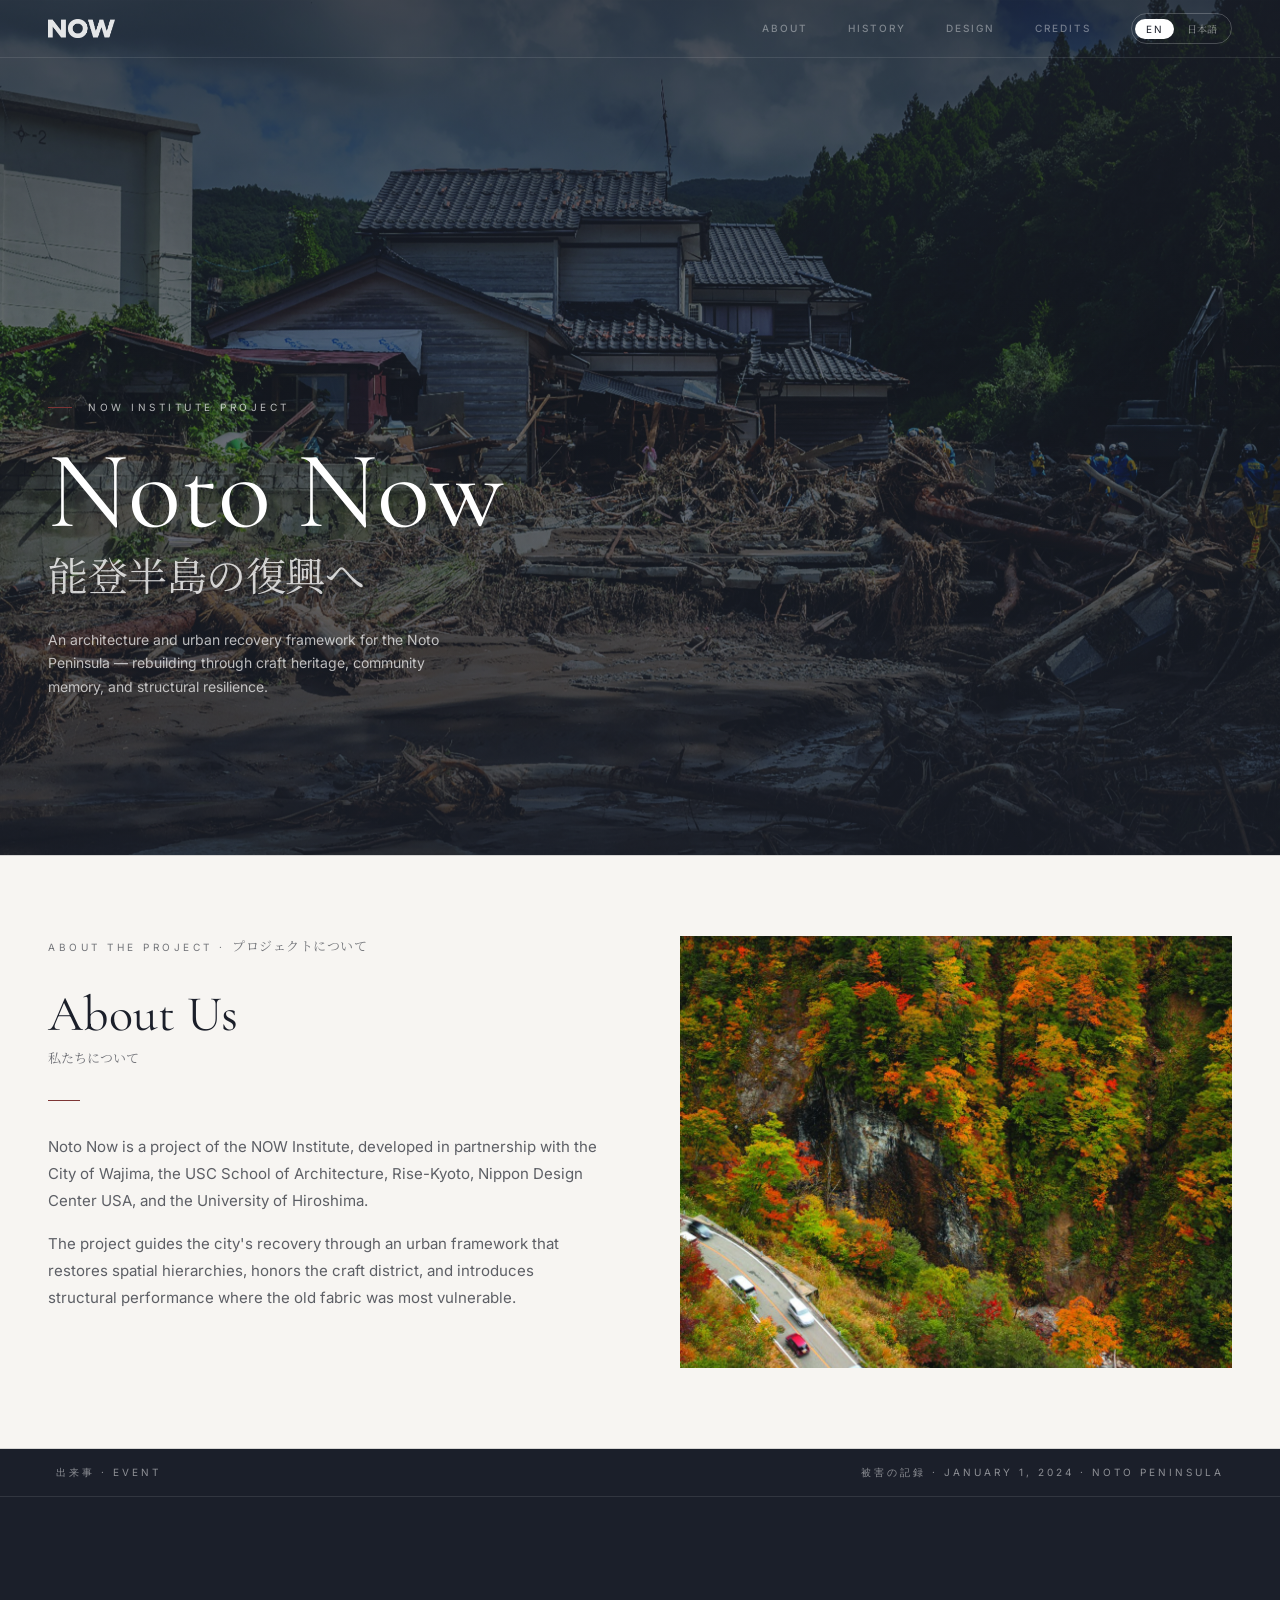
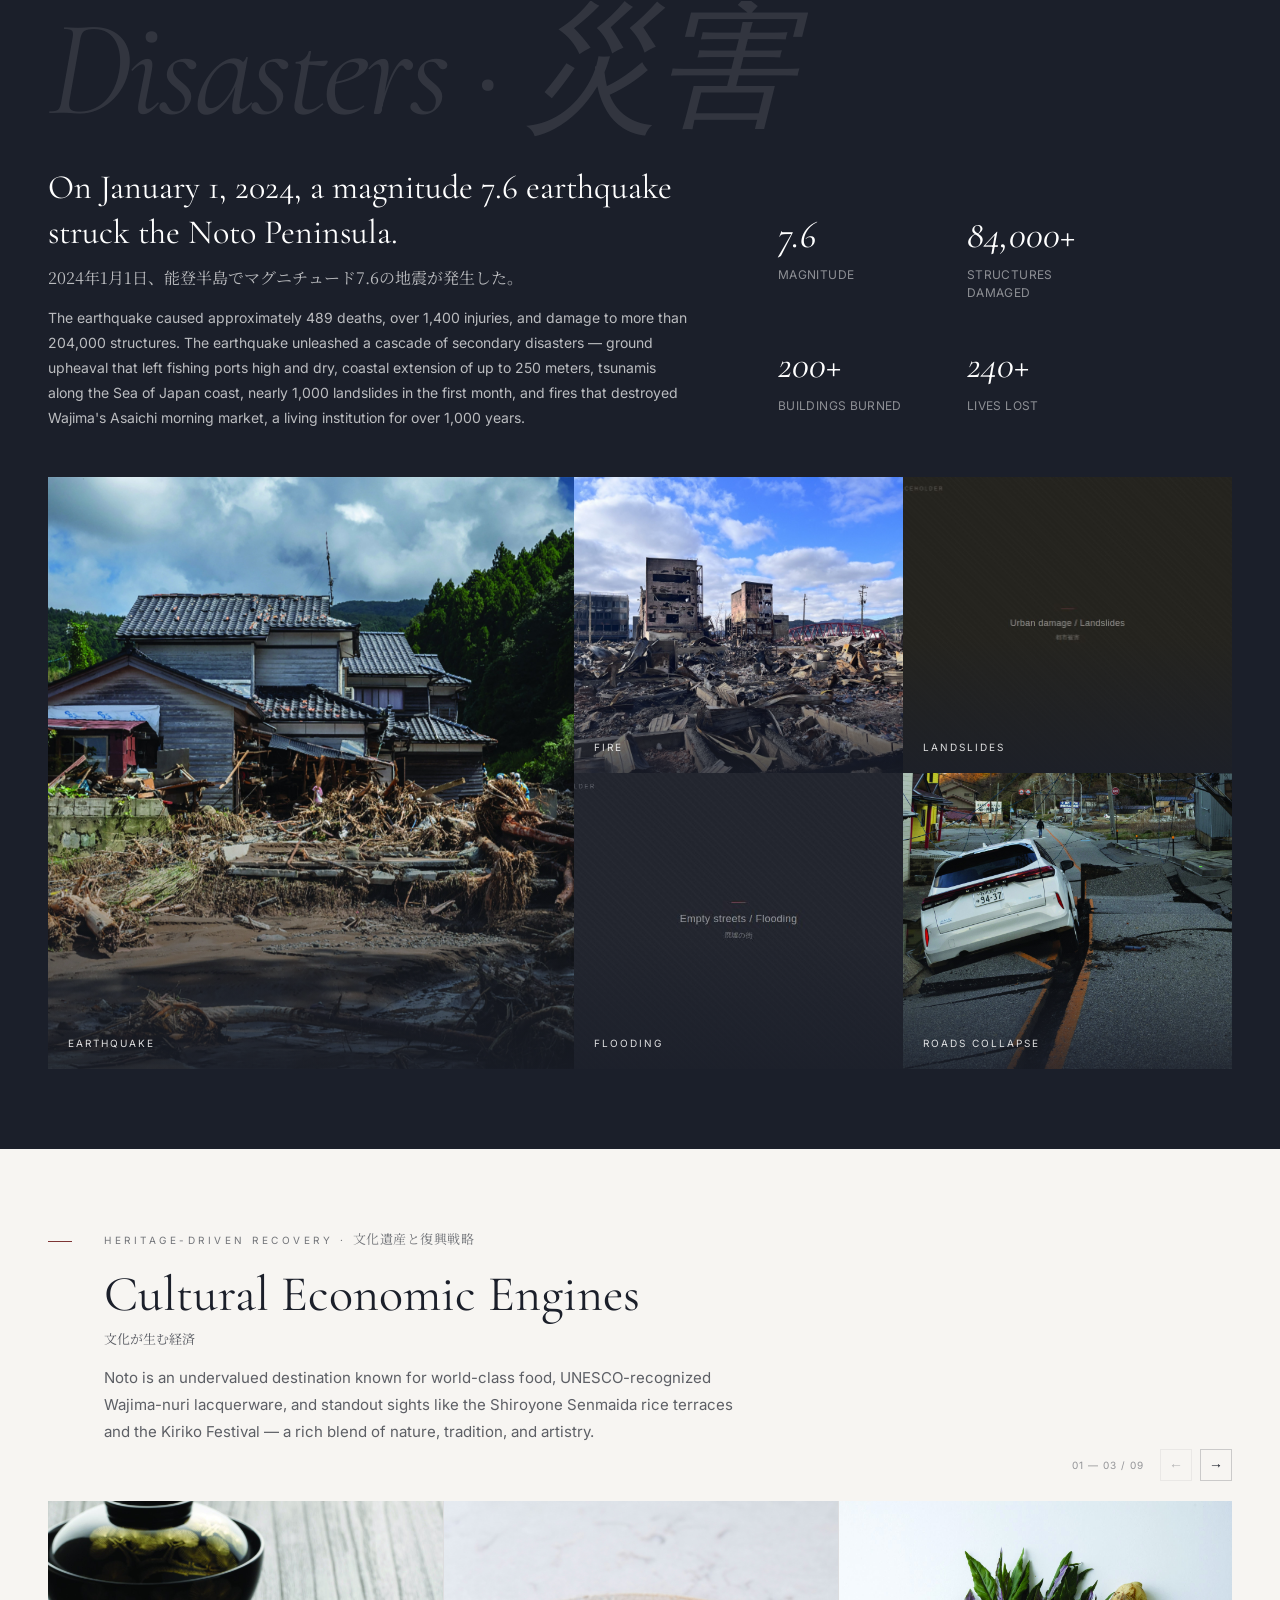
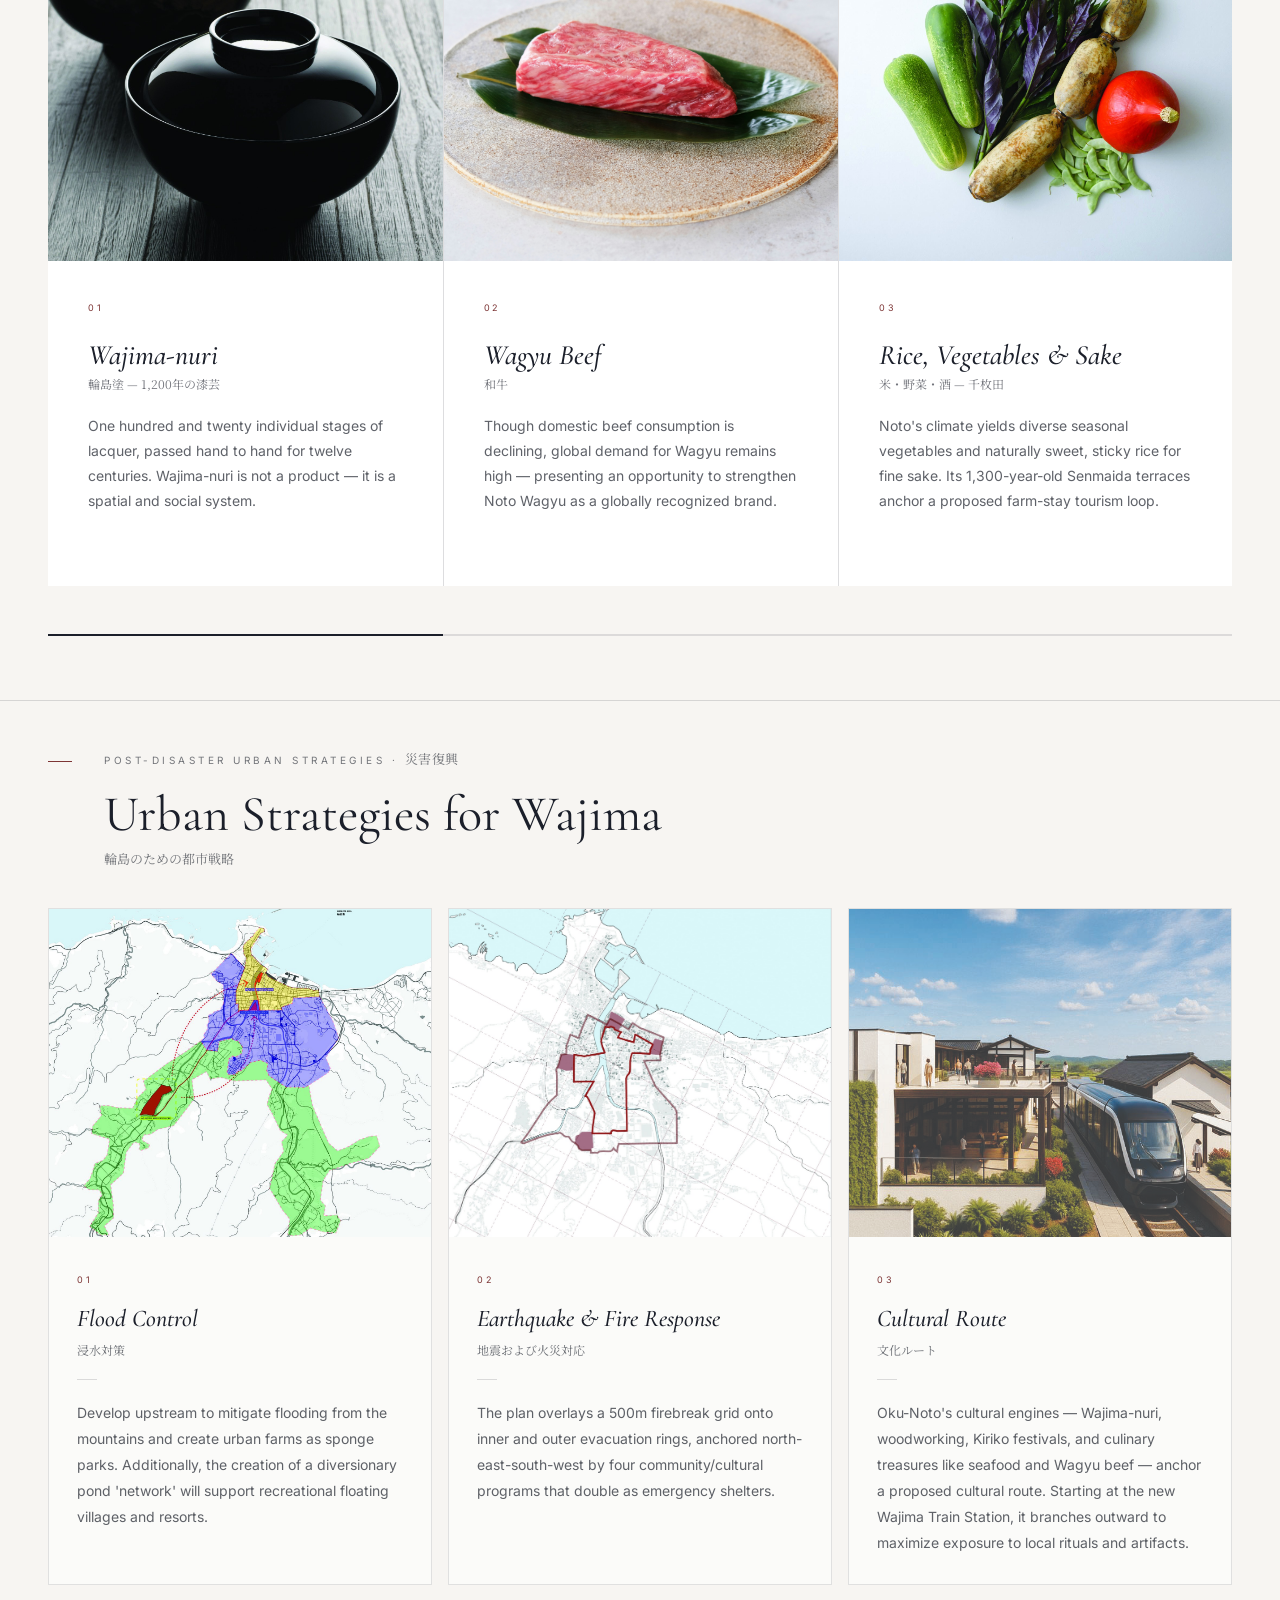
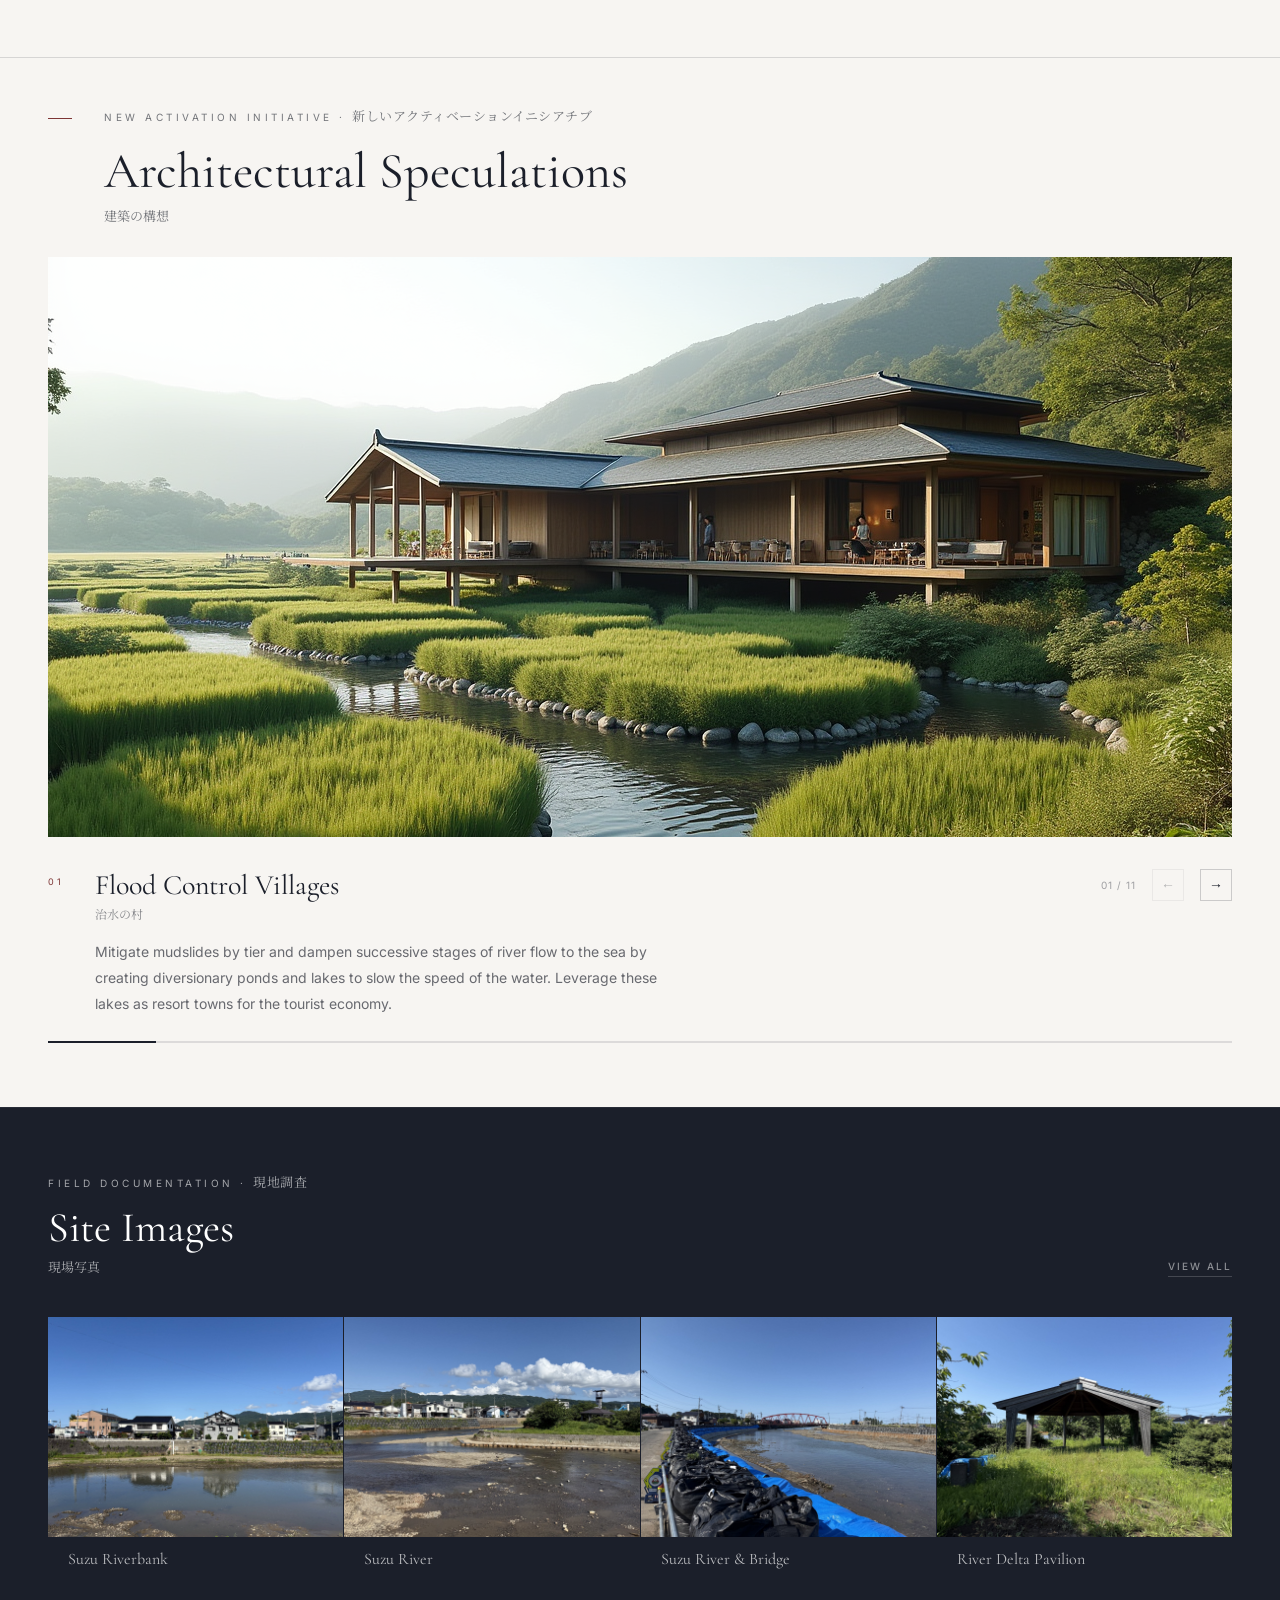
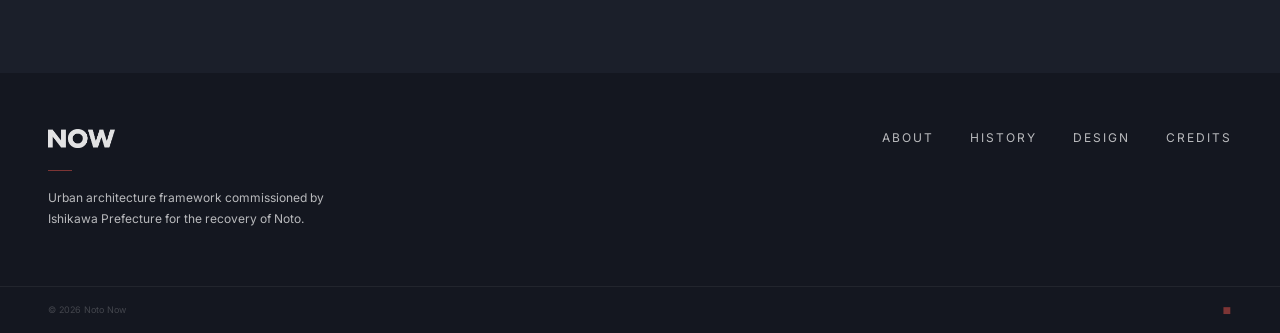
<file: index.html>
<!DOCTYPE html>
<html lang="en">
<head>
  <meta charset="UTF-8" />
  <meta name="viewport" content="width=device-width, initial-scale=1.0" />
  <title>Noto Now · Noto Peninsula Earthquake Recovery &amp; Urban Design</title>
  <meta name="description" content="Noto Now is an architecture and urban recovery framework rebuilding Japan's Noto Peninsula after the 2024 earthquake through resilient design and craft heritage." />
  <!-- Latin display + body fonts are self-hosted (bundled in /fonts) so they
       always render, independent of any CDN. -->
  <link rel="stylesheet" href="fonts.css" />
  <!-- Japanese fonts are large (CJK); served from Google Fonts. -->
  <link rel="preconnect" href="https://fonts.googleapis.com" />
  <link rel="preconnect" href="https://fonts.gstatic.com" crossorigin />
  <link href="https://fonts.googleapis.com/css2?family=Noto+Serif+JP:wght@400;500&display=swap" rel="stylesheet" />
  <link rel="canonical" href="https://www.notonow.org/" />
  <link rel="icon" type="image/svg+xml" href="images/favicon.svg" />
  <link rel="icon" type="image/png" href="images/favicon.png" />
  <link rel="apple-touch-icon" href="images/apple-touch-icon.png" />
  <link rel="stylesheet" href="styles.css" />
</head>
<body class="mode-en">
  <script>try{if(localStorage.getItem('nn-lang')==='jp'){document.body.className='mode-jp';document.documentElement.lang='ja';}}catch(e){}</script>

  <!-- ============================ HERO ============================ -->
  <header class="hero">
    <img class="hero__bg" data-img="herobg" alt="Structural collapse, Wajima city centre" />
    <div class="hero__overlay"></div>

    <nav class="nav">
      <div class="container nav__inner">
        <div class="brand">
          <img class="brand__logo" src="images/logo.png" alt="Noto Now" />
        </div>
        <div class="nav__right">
          <div class="nav__links">
            <a class="nav__link" href="/about"><span class="en">about</span><span class="jp">約</span></a>
            <a class="nav__link" href="/history"><span class="en">history</span><span class="jp">歴史</span></a>
            <a class="nav__link" href="/design"><span class="en">design</span><span class="jp">デザイン</span></a>
            <a class="nav__link" href="/credits"><span class="en">credits</span><span class="jp">クレジット</span></a>
          </div>
          <button id="langToggle" class="lang-toggle" type="button" aria-pressed="false"
                  title="Switch language · 言語を切り替える">
            <span class="lang-toggle__opt is-on">EN</span>
            <span class="lang-toggle__sep">/</span>
            <span class="lang-toggle__opt">日本語</span>
          </button>
        </div>
      </div>
    </nav>

    <div class="container hero__content">
      <div class="hero__meta">
        <span class="rule"></span>
        <p class="t-en">NOW Institute Project</p>
        <p class="jp jp-full">NOW Institute プロジェクト</p>
      </div>
      <h1 class="hero__title">Noto Now</h1>
      <p class="hero__title-jp">能登半島の復興へ</p>
      <div class="hero__lead">
        <p class="t-en">An architecture and urban recovery framework for the Noto Peninsula — rebuilding through craft heritage, community memory, and structural resilience.</p>
        <p class="jp jp-full">能登半島のための建築と都市復興のフレームワーク — 伝統工芸、地域の記憶、構造の強さを通じて再建する。</p>
      </div>
    </div>
  </header>

  <!-- ========================== ABOUT US ========================== -->
  <section class="about about--framed" id="about">
    <div class="container about__top">
      <div class="about__intro">
        <p class="kicker">About the Project · <span class="kicker__jp">プロジェクトについて</span></p>
        <h2 class="about__h2">About Us</h2>
        <p class="about__h2-jp">私たちについて</p>
        <span class="rule about__rule"></span>
        <div class="about__text">
          <p class="t-en">Noto Now is a project of the NOW Institute, developed in partnership with the City of Wajima, the USC School of Architecture, Rise-Kyoto, Nippon Design Center USA, and the University of Hiroshima.</p>
          <p class="t-en">The project guides the city's recovery through an urban framework that restores spatial hierarchies, honors the craft district, and introduces structural performance where the old fabric was most vulnerable.</p>
          <p class="jp jp-full">Noto NowはNOW Instituteのプロジェクトで、輪島市、USC建築学部、Rise-Kyoto、Nippon Design Center USA、広島大学との協力で開発されました。このプロジェクトは、空間階層を回復し、工芸地区を尊重し、古い建物構造が最も脆弱だった場所に構造性能を導入する都市フレームワークを通じて、市の復興を導きます。</p>
        </div>
      </div>

      <div class="about__media">
        <div class="frame"><img data-img="about" alt="Traditional joinery, Wajima townhouse" /></div>
      </div>
    </div>
  </section>

  <!-- ======================= DAMAGE ESSAY ======================= -->
  <section class="damage">
    <div class="damage__bar">
      <span>出来事 · Event</span>
      <span>被害の記録 · January 1, 2024 · Noto Peninsula</span>
    </div>

    <div class="container damage__inner">
      <p class="watermark">Disasters · 災害</p>

      <div class="damage__cols">
        <div class="damage__text">
          <h2 class="damage__h2">On January 1, 2024, a magnitude 7.6 earthquake struck the Noto Peninsula.</h2>
          <p class="damage__sub">2024年1月1日、能登半島でマグニチュード7.6の地震が発生した。</p>
          <p class="damage__body t-en">The earthquake caused approximately 489 deaths, over 1,400 injuries, and damage to more than 204,000 structures. The earthquake unleashed a cascade of secondary disasters — ground upheaval that left fishing ports high and dry, coastal extension of up to 250 meters, tsunamis along the Sea of Japan coast, nearly 1,000 landslides in the first month, and fires that destroyed Wajima's Asaichi morning market, a living institution for over 1,000 years.</p>
          <p class="damage__body-jp jp-full">その地震により約489人が死亡し、1,400人以上が負傷、20万4,000棟以上の建物が被害を受けました。また、一連の二次災害も発生しました。陸地が隆起して漁港が干上がり、海岸線は最大で250メートルも後退し、日本海沿岸には津波が押し寄せ、最初の1か月でほぼ1,000件の地すべりが起こり、千年以上の歴史を持つ輪島の朝市も火災で焼失しました。</p>
        </div>

        <div class="stats">
          <div class="stat">
            <div class="stat__num">7.6</div>
            <div class="stat__label t-en">Magnitude</div>
            <div class="stat__jp jp-full">マグニチュード</div>
          </div>
          <div class="stat">
            <div class="stat__num">84,000+</div>
            <div class="stat__label t-en">Structures damaged</div>
            <div class="stat__jp jp-full">建物被害</div>
          </div>
          <div class="stat">
            <div class="stat__num">200+</div>
            <div class="stat__label t-en">Buildings burned</div>
            <div class="stat__jp jp-full">焼失建物</div>
          </div>
          <div class="stat">
            <div class="stat__num">240+</div>
            <div class="stat__label t-en">Lives lost</div>
            <div class="stat__jp jp-full">犠牲者数</div>
          </div>
        </div>
      </div>

      <div class="mosaic">
        <figure class="mosaic__cell mosaic__cell--tall">
          <img data-img="earthquake" alt="Structural collapse and debris" />
          <figcaption class="caption">
            <div class="caption__en t-en">Earthquake</div>
            <div class="caption__jp jp-full">地震</div>
          </figcaption>
        </figure>
        <figure class="mosaic__cell">
          <img data-img="firedamage" alt="Fire damage across Wajima's morning market district" />
          <figcaption class="caption">
            <div class="caption__en t-en">Fire</div>
            <div class="caption__jp jp-full">火災</div>
          </figcaption>
        </figure>
        <figure class="mosaic__cell">
          <img data-img="urban" alt="Landslides" />
          <figcaption class="caption">
            <div class="caption__en t-en">Landslides</div>
            <div class="caption__jp jp-full">土砂崩れ</div>
          </figcaption>
        </figure>
        <figure class="mosaic__cell">
          <img data-img="empty" alt="Empty streets" />
          <figcaption class="caption">
            <div class="caption__en t-en">Flooding</div>
            <div class="caption__jp jp-full">洪水</div>
          </figcaption>
        </figure>
        <figure class="mosaic__cell">
          <img data-img="hero" alt="Roads collapse" />
          <figcaption class="caption">
            <div class="caption__en t-en">roads collapse</div>
            <div class="caption__jp jp-full">道路が崩れる</div>
          </figcaption>
        </figure>
      </div>
    </div>
  </section>

  <!-- ========================= HERITAGE ========================= -->
  <section class="heritage" id="heritage">
    <div class="container heritage__intro">
      <span class="rule"></span>
      <div class="heritage__intro-body">
        <p class="kicker">Heritage-Driven Recovery · <span class="kicker__jp">文化遺産と復興戦略</span></p>
        <h2 class="heritage__h2">Cultural Economic Engines</h2>
        <p class="heritage__h2-jp">文化が生む経済</p>
        <p class="heritage__lead t-en">Noto is an undervalued destination known for world-class food, UNESCO-recognized Wajima-nuri lacquerware, and standout sights like the Shiroyone Senmaida rice terraces and the Kiriko Festival — a rich blend of nature, tradition, and artistry.</p>
        <p class="heritage__lead-jp jp-full">能登は、世界的に評価される食文化、ユネスコに登録された輪島塗、そして白米千枚田やキリコ祭りといった見どころで知られるまだあまり注目されていない観光地です — 自然、伝統、芸術が豊かに融合した場所です。</p>
      </div>
    </div>

    <div class="carousel-x" data-carousel data-per="3">
      <div class="container carousel-x__topbar">
        <span class="carousel-x__indicator" data-indicator>01 — 03 / 09</span>
        <div class="carousel-x__btns">
          <button type="button" class="cbtn" data-prev aria-label="Previous">&#8592;</button>
          <button type="button" class="cbtn" data-next aria-label="Next">&#8594;</button>
        </div>
      </div>
      <div class="container">
      <div class="carousel-x__viewport" data-viewport>
        <div class="carousel-x__track heritage__track" data-track>
          <!-- 01 --><article class="hcard">
            <div class="hcard__img"><img data-img="nuri" alt="Wajima-nuri" /></div>
            <div class="hcard__body">
              <div class="hcard__meta"><span class="hcard__no">01</span></div>
              <h3 class="hcard__title">Wajima-nuri</h3>
              <p class="hcard__title-jp">輪島塗 — 1,200年の漆芸</p>
              <p class="hcard__text t-en">One hundred and twenty individual stages of lacquer, passed hand to hand for twelve centuries. Wajima-nuri is not a product — it is a spatial and social system.</p>
              <p class="hcard__text-jp jp-full">漆の百二十の工程が、十二世紀にわたり手から手へと受け継がれてきた。輪島塗は単なる製品ではなく、空間的かつ社会的なシステムである。</p>
            </div>
          </article>
          <!-- 02 --><article class="hcard">
            <div class="hcard__img"><img data-img="wagyu" alt="Wagyu Beef" /></div>
            <div class="hcard__body">
              <div class="hcard__meta"><span class="hcard__no">02</span></div>
              <h3 class="hcard__title">Wagyu Beef</h3>
              <p class="hcard__title-jp">和牛</p>
              <p class="hcard__text t-en">Though domestic beef consumption is declining, global demand for Wagyu remains high — presenting an opportunity to strengthen Noto Wagyu as a globally recognized brand.</p>
              <p class="hcard__text-jp jp-full">国内の牛肉消費は減少しているものの、和牛に対する世界的な需要は依然として高く、能登牛を世界的に認知されたブランドとしてさらに強化する機会が生まれています。</p>
            </div>
          </article>
          <!-- 03 --><article class="hcard">
            <div class="hcard__img"><img data-img="veg" alt="Rice, vegetables, and sake" /></div>
            <div class="hcard__body">
              <div class="hcard__meta"><span class="hcard__no">03</span></div>
              <h3 class="hcard__title">Rice, Vegetables &amp; Sake</h3>
              <p class="hcard__title-jp">米・野菜・酒 — 千枚田</p>
              <p class="hcard__text t-en">Noto's climate yields diverse seasonal vegetables and naturally sweet, sticky rice for fine sake. Its 1,300-year-old Senmaida terraces anchor a proposed farm-stay tourism loop.</p>
              <p class="hcard__text-jp jp-full">能登の気候は多様な季節の野菜と、甘くもちもちした米や酒を生み出す。1,300年の歴史を持つ千枚田は、農泊型の観光ループの中核となる。</p>
            </div>
          </article>
          <!-- 04 --><article class="hcard">
            <div class="hcard__img"><img data-img="seafood" alt="Seaweed and Seafood" /></div>
            <div class="hcard__body">
              <div class="hcard__meta"><span class="hcard__no">04</span></div>
              <h3 class="hcard__title">Seaweed and Seafood</h3>
              <p class="hcard__title-jp">海藻と海産物</p>
              <p class="hcard__text t-en">Noto's meeting of warm and cold currents produces rich, diverse catches year-round. The region's living ama diving tradition and clear, tidal waters further support a thriving seafood and seaweed industry.</p>
              <p class="hcard__text-jp jp-full">能登の暖流と寒流の出会いは、年間を通じて豊かで多様な漁獲を生み出します。この地域の生きた海女の潜水伝統と透明で潮の流れがある海は、さらに海産物や海藻産業の繁栄を支えています。</p>
            </div>
          </article>
          <!-- 05 --><article class="hcard">
            <div class="hcard__img"><img data-img="crafts" alt="Traditional Crafts from Ishikawa" /></div>
            <div class="hcard__body">
              <div class="hcard__meta"><span class="hcard__no">05</span></div>
              <h3 class="hcard__title">Traditional Crafts from Ishikawa</h3>
              <p class="hcard__title-jp">石川県の伝統工芸品</p>
              <p class="hcard__text t-en">Ishikawa Prefecture is home to 36 nationally designated traditional crafts, including Kaga Yuzen silk dyeing, Kutani ceramics, lacquerware, and gold leaf.</p>
              <p class="hcard__text-jp jp-full">石川県には、加賀友禅の絹染め、九谷焼、漆器、金箔などを含む、全国で指定された36の伝統工芸品があります。</p>
            </div>
          </article>
          <!-- 06 --><article class="hcard">
            <div class="hcard__img"><img data-img="wood" alt="Forestry and Woodworking" /></div>
            <div class="hcard__body">
              <div class="hcard__meta"><span class="hcard__no">06</span></div>
              <h3 class="hcard__title">Forestry and Woodworking</h3>
              <p class="hcard__title-jp">林業と木工</p>
              <p class="hcard__text t-en">Noto's dense forests supply high-quality cedar and Hinoki cypress, supporting a woodworking tradition rooted in the Edo period and prized for its precision craftsmanship and natural durability.</p>
              <p class="hcard__text-jp jp-full">能登の密集した森林は高品質のスギやヒノキを供給し、江戸時代に根ざした木工の伝統を支え、その精密な職人技と自然な耐久性で評価されています。</p>
            </div>
          </article>
          <!-- 07 --><article class="hcard">
            <div class="hcard__img"><img data-img="kiriko" alt="Kiriko Festival" /></div>
            <div class="hcard__body">
              <div class="hcard__meta"><span class="hcard__no">07</span></div>
              <h3 class="hcard__title">Kiriko Festival</h3>
              <p class="hcard__title-jp">キリコ祭り</p>
              <p class="hcard__text t-en">Over 200 celebrations across the Noto Peninsula. Communities carry towering illuminated Kiriko floats that reach 15 metres tall — the festival is civic identity made physical.</p>
              <p class="hcard__text-jp jp-full">能登半島では200以上の祭りが行われています。地域の人々は高さ15メートルに達する巨大な照明付きキリコ山車を担ぎます — この祭りは市民のアイデンティティが形となったものです。</p>
            </div>
          </article>
          <!-- 08 --><article class="hcard">
            <div class="hcard__img"><img data-img="springs" alt="Hot Springs" /></div>
            <div class="hcard__body">
              <div class="hcard__meta"><span class="hcard__no">08</span></div>
              <h3 class="hcard__title">Hot Springs</h3>
              <p class="hcard__title-jp">温泉</p>
              <p class="hcard__text t-en">The Noto Peninsula offers a diverse range of hot spring inns, from Wakura Onsen — the peninsula's largest resort, with waters flowing for over 1,200 years — to the secluded Lamp no Yado.</p>
              <p class="hcard__text-jp jp-full">能登半島には多様な温泉旅館があり、半島最大のリゾートである和倉温泉は1200年以上も湯が湧き続けており、また人里離れたランプの宿もあります。</p>
            </div>
          </article>
          <!-- 09 --><article class="hcard">
            <div class="hcard__img"><img data-img="magaki" alt="Magaki Village" /></div>
            <div class="hcard__body">
              <div class="hcard__meta"><span class="hcard__no">09</span></div>
              <h3 class="hcard__title">Magaki Village</h3>
              <p class="hcard__title-jp">間垣の里</p>
              <p class="hcard__text t-en">Magaki no Sato are villages in Wajima where towering bamboo fences filter harsh sea winds and summer sun, demonstrating a centuries-old blend of traditional design and sustainability.</p>
              <p class="hcard__text-jp jp-full">曲垣の里は輪島にある村で、そびえ立つ竹垣が厳しい海風や夏の陽光を遮り、伝統的なデザインと持続可能性の何世紀も続く融合を示しています。</p>
            </div>
          </article>
        </div>
      </div>
      </div>
      <div class="container carousel-x__progresswrap">
        <div class="carousel-x__progress"><span class="carousel-x__thumb" data-thumb></span></div>
      </div>
    </div>
  </section>

  <span class="section-divider"></span>

  <!-- ============ THREE URBAN STRATEGIES FOR WAJIMA ============ -->
  <section class="dz-urban" id="strategies">
    <div class="container spec__head">
      <span class="rule"></span>
      <div>
        <p class="kicker">post-disaster urban strategies · <span class="kicker__jp">災害復興</span></p>
        <h2 class="spec__h2">Urban Strategies for Wajima</h2>
        <p class="spec__h2-jp">輪島のための都市戦略</p>
      </div>
    </div>
    <div class="container dz-urban__inner">
      <div class="dz-urban__grid">
        <article class="dz-urban-card">
          <div class="dz-urban-card__img"><img data-img="cherry" alt="River flows past a city with cherry blossoms" /></div>
          <div class="dz-urban-card__body">
            <span class="dz-urban-card__no">01</span>
            <h3 class="dz-urban-card__title">Flood Control</h3>
            <p class="dz-urban-card__jp jp">浸水対策</p>
            <span class="dz-urban-card__rule"></span>
            <p class="dz-urban-card__text t-en">Develop upstream to mitigate flooding from the mountains and create urban farms as sponge parks. Additionally, the creation of a diversionary pond 'network' will support recreational floating villages and resorts.</p>
            <p class="dz-urban-card__text jp jp-full">山側の上流部で整備を行い、山からの洪水を緩和するとともに、都市型ファーム（スポンジパーク）を整備する。さらに、分水池の「ネットワーク」を構築することで、水上集落やリゾートの建設を支援することになるだろう。</p>
          </div>
        </article>
        <article class="dz-urban-card">
          <div class="dz-urban-card__img"><img data-img="ruin" alt="Ruined building by a river with people walking" /></div>
          <div class="dz-urban-card__body">
            <span class="dz-urban-card__no">02</span>
            <h3 class="dz-urban-card__title">Earthquake &amp; Fire Response</h3>
            <p class="dz-urban-card__jp jp">地震および火災対応</p>
            <span class="dz-urban-card__rule"></span>
            <p class="dz-urban-card__text t-en">The plan overlays a 500m firebreak grid onto inner and outer evacuation rings, anchored north-east-south-west by four community/cultural programs that double as emergency shelters.</p>
            <p class="dz-urban-card__text jp jp-full">この計画では、内側および外側の避難リングに500メートルの防火帯グリッドを重ね、北・東・南・西の4つのコミュニティ／文化プログラムにより固定します。これらは緊急避難所としても機能します。</p>
          </div>
        </article>
        <article class="dz-urban-card">
          <div class="dz-urban-card__img"><img data-img="tea" alt="Woman prepares traditional tea in a serene setting" /></div>
          <div class="dz-urban-card__body">
            <span class="dz-urban-card__no">03</span>
            <h3 class="dz-urban-card__title">Cultural Route</h3>
            <p class="dz-urban-card__jp jp">文化ルート</p>
            <span class="dz-urban-card__rule"></span>
            <p class="dz-urban-card__text t-en">Oku-Noto's cultural engines — Wajima-nuri, woodworking, Kiriko festivals, and culinary treasures like seafood and Wagyu beef — anchor a proposed cultural route. Starting at the new Wajima Train Station, it branches outward to maximize exposure to local rituals and artifacts.</p>
            <p class="dz-urban-card__text jp jp-full">奥能登の文化的エンジンである輪島塗、木工、キリコ祭り、海産物や和牛などの食の宝物が、提案されている文化ルートの中心となっています。新しい輪島駅を起点に、このルートは地元の儀式や工芸品への接触を最大化するように広がります。</p>
          </div>
        </article>
      </div>
    </div>
  </section>

  <!-- ================== ARCHITECTURAL SPECULATIONS ================== -->
  <section class="spec" id="speculations">
    <div class="container spec__head">
      <span class="rule"></span>
      <div>
        <p class="kicker">new activation initiative · <span class="kicker__jp">新しいアクティベーションイニシアチブ</span></p>
        <h2 class="spec__h2">Architectural Speculations</h2>
        <p class="spec__h2-jp">建築の構想</p>
      </div>
    </div>

    <div class="spec__body container" data-spec>
      <div class="spec__frame"><img alt="Flood Control Villages" data-spec-img /></div>
      <div class="spec__caption">
        <div class="spec__caption-text">
          <span class="spec__no" data-spec-no>01</span>
          <div>
            <h3 class="spec__title" data-spec-title>Flood Control Villages</h3>
            <p class="spec__subtitle jp" data-spec-sub>治水の村</p>
            <p class="spec__desc" data-spec-desc>Mitigate mudslides by tier and dampen successive stages of river flow to the sea by creating diversionary ponds and lakes to slow the speed of the water. Leverage these lakes as resort towns for the tourist economy.</p>
          </div>
        </div>
        <div class="spec__controls">
          <span class="spec__indicator" data-spec-ind>01 / 11</span>
          <button type="button" class="cbtn" data-spec-prev aria-label="Previous">&#8592;</button>
          <button type="button" class="cbtn" data-spec-next aria-label="Next">&#8594;</button>
        </div>
      </div>
      <div class="spec__progress"><span class="spec__progress-fill" data-spec-fill></span></div>
    </div>
  </section>

  <!-- ====================== DOCUMENTATION ====================== -->
  <section class="docs" id="site-images">
    <div class="container docs__inner">
      <div class="docs__head">
        <div>
          <p class="kicker">Field Documentation · <span class="kicker__jp">現地調査</span></p>
          <h2 class="docs__h2">Site Images</h2>
          <p class="docs__h2-jp">現場写真</p>
        </div>
        <a class="docs__viewall" href="/history#site-images">View all</a>
      </div>

      <div class="docs__grid">
        <article class="dcard">
          <div class="dcard__img"><img data-img="site1" alt="Suzu Riverbank" /></div>
          <div class="dcard__body">
            <div class="dcard__title t-en">Suzu Riverbank</div>
            <div class="dcard__title-jp jp-full">珠洲・川岸</div>
          </div>
        </article>
        <article class="dcard">
          <div class="dcard__img"><img data-img="site2" alt="Suzu River" /></div>
          <div class="dcard__body">
            <div class="dcard__title t-en">Suzu River</div>
            <div class="dcard__title-jp jp-full">珠洲・河川</div>
          </div>
        </article>
        <article class="dcard">
          <div class="dcard__img"><img data-img="site3" alt="Suzu River and bridge" /></div>
          <div class="dcard__body">
            <div class="dcard__title t-en">Suzu River &amp; Bridge</div>
            <div class="dcard__title-jp jp-full">珠洲・河川と橋</div>
          </div>
        </article>
        <article class="dcard">
          <div class="dcard__img"><img data-img="site4" alt="Suzu River delta pavilion" /></div>
          <div class="dcard__body">
            <div class="dcard__title t-en">River Delta Pavilion</div>
            <div class="dcard__title-jp jp-full">珠洲・河口デルタパビリオン</div>
          </div>
        </article>
      </div>
    </div>
  </section>

  <!-- ========================= FOOTER ========================= -->
  <footer class="footer" id="footer">
    <div class="container footer__inner">
      <div class="footer__brand">
        <a class="footer__logo-link" href="/"><img class="brand__logo footer__logo" src="images/logo.png" alt="Noto Now" /></a>
        <span class="rule"></span>
        <p class="desc t-en">Urban architecture framework commissioned by Ishikawa Prefecture for the recovery of Noto.</p>
        <p class="desc jp jp-full">石川県から委託された、能登の復興のための都市建築フレームワーク。</p>
      </div>
            <nav class="footer__nav">
        <a href="/about"><span class="t-en">about</span><span class="jp jp-full">約</span></a>
        <a href="/history"><span class="t-en">history</span><span class="jp jp-full">歴史</span></a>
        <a href="/design"><span class="t-en">design</span><span class="jp jp-full">デザイン</span></a>
        <a href="/credits"><span class="t-en">credits</span><span class="jp jp-full">クレジット</span></a>
      </nav>
    </div>
    <div class="footer__bar">
      <div class="container footer__bar-inner">
        <p>© 2026 Noto Now</p>
        <span class="mark">■</span>
      </div>
    </div>
  </footer>

  <script>
    // ---- Images -------------------------------------------------------------
    // All imagery is served from the uploaded photos in /images.
    var FIGMA = {};
    document.querySelectorAll("img[data-img]").forEach(function (img) {
      var key = img.getAttribute("data-img");
      img.onerror = function () { img.onerror = null; img.src = "images/" + key + ".jpg"; };
      img.src = FIGMA[key] || ("images/" + key + ".jpg");
    });

    // ---- Sticky nav: solidify once scrolled off the hero --------------------
    (function () {
      var nav = document.querySelector(".nav");
      if (!nav) return;
      function onScroll() {
        nav.classList.toggle("nav--scrolled", window.scrollY > 40);
      }
      window.addEventListener("scroll", onScroll, { passive: true });
      onScroll();
    })();

    // ---- Language toggle ----------------------------------------------------
    (function () {
      var KEY = "nn-lang";
      var btn = document.getElementById("langToggle");
      var opts = btn ? btn.querySelectorAll(".lang-toggle__opt") : [];
      function apply(jp, save) {
        document.body.classList.toggle("mode-jp", jp);
        document.body.classList.toggle("mode-en", !jp);
        document.documentElement.lang = jp ? "ja" : "en";
        if (btn) {
          btn.setAttribute("aria-pressed", jp ? "true" : "false");
          opts[0].classList.toggle("is-on", !jp);
          opts[1].classList.toggle("is-on", jp);
        }
        if (save) { try { localStorage.setItem(KEY, jp ? "jp" : "en"); } catch (e) {} }
        document.dispatchEvent(new Event("langchange"));
      }
      apply(document.body.classList.contains("mode-jp"), false);
      if (btn) btn.addEventListener("click", function () {
        apply(!document.body.classList.contains("mode-jp"), true);
      });
    })();

    // ---- Horizontal carousel (Heritage) ------------------------------------
    document.querySelectorAll("[data-carousel]").forEach(function (root) {
      var viewport = root.querySelector("[data-viewport]");
      var track = root.querySelector("[data-track]");
      var cards = track.children;
      var prev = root.querySelector("[data-prev]");
      var next = root.querySelector("[data-next]");
      var ind = root.querySelector("[data-indicator]");
      var thumb = root.querySelector("[data-thumb]");
      var page = 0;
      function pad(n) { return (n < 10 ? "0" : "") + n; }
      // How many whole cards fit in the viewport right now (responsive).
      function perView() {
        var cardW = cards[0].getBoundingClientRect().width || 1;
        return Math.max(1, Math.round(viewport.getBoundingClientRect().width / cardW));
      }
      function render() {
        var per = perView();
        var cardW = cards[0].getBoundingClientRect().width;
        var lastPage = Math.max(0, Math.ceil(cards.length / per) - 1);
        if (page > lastPage) page = lastPage;
        if (page < 0) page = 0;
        var maxShift = Math.max(0, track.scrollWidth - viewport.getBoundingClientRect().width);
        var shift = Math.min(page * cardW * per, maxShift);
        track.style.transform = "translateX(" + (-shift) + "px)";
        var start = page * per + 1;
        var end = Math.min(start + per - 1, cards.length);
        if (ind) ind.textContent = pad(start) + " — " + pad(end) + " / " + pad(cards.length);
        if (prev) prev.disabled = page === 0;
        if (next) next.disabled = page >= lastPage;
        if (thumb) {
          var frac = Math.min(1, per / cards.length);
          var trackW = thumb.parentElement.clientWidth;
          var thumbW = frac * trackW;
          thumb.style.width = thumbW + "px";
          var pos = maxShift > 0 ? shift / maxShift : 0;
          thumb.style.transform = "translateX(" + (pos * (trackW - thumbW)) + "px)";
        }
      }
      if (next) next.addEventListener("click", function () { page = page + 1; render(); });
      if (prev) prev.addEventListener("click", function () { page = page - 1; render(); });
      window.addEventListener("resize", render);
      render();
    });

    // ---- Architectural Speculations: single large image, 11 slides --------
    (function () {
      var root = document.querySelector("[data-spec]");
      if (!root) return;
      var slides = [
        { img: "spec1",  t: "Flood Control Villages", d: "Mitigate mudslides by tier and dampen successive stages of river flow to the sea by creating diversionary ponds and lakes to slow the speed of the water. Leverage these lakes as resort towns for the tourist economy.", tj: "治水の村", dj: "段階的に土砂崩れを抑え、分水池や湖を設けて川から海への流れを緩やかにし、水の速度を落とす。これらの湖を観光経済のためのリゾート地として活用する。" },
        { img: "spec2",  t: "New Culinary School and Urban Farm", d: "Culinary school that specializes in the agricultural bounty of Oku-Noto, which further promotes the role of urban farming to contribute to a larger sponge landscape strategy against flooding.", tj: "新しい料理学校と都市農園", dj: "奥能登の農産物を専門とする料理学校。都市農業の役割をさらに促進し、洪水対策としての大規模なスポンジランドスケープ戦略に貢献する。" },
        { img: "spec3",  pos: "center 66%", t: "New Morning Market & Community Center", d: "Rebirth of the morning market which was a hub for every Wajima resident as a hybridized destination of a market, community center, and emergency shelter.", tj: "新しい朝市とコミュニティセンター", dj: "輪島のすべての住民の拠点であった朝市を、市場・コミュニティセンター・避難所を兼ねた複合施設として再生する。" },
        { img: "spec4",  t: "New Wajima-Nuri School", d: "Create a school for lacquerware to help maintain the cultural position of the tradition for generations.", tj: "新しい輪島塗学校", dj: "輪島塗の学校を設立し、その伝統の文化的地位を次世代へと守り継ぐ。" },
        { img: "spec5",  t: "New Jozu Shrine", d: "Rebirth of one of the key shrines that was destroyed during the earthquake as both a shrine and a place of refuge in the event of a natural disaster.", tj: "新しい神社", dj: "地震で失われた主要な神社の一つを、神社であると同時に自然災害時の避難場所として再建する。" },
        { img: "spec6",  t: "Community Center / Emergency Shelter", d: "An anchor to the southern tip of the evacuation route with the capacity to shelter and triage 50% of Wajima's population, designed to accommodate expansion for the future.", tj: "コミュニティセンター／避難所", dj: "避難経路の南端の拠点として、輪島の人口の50%を収容・トリアージできる能力を持ち、将来の拡張にも対応できるよう設計されている。" },
        { img: "spec7",  pos: "center 62%", t: "New Wajima Train Station", d: "Ensuring Oku-Noto and Wajima's transportation is critical to their future, as it is limited currently. Reintroduce rail connection as the essential seed for future-proofing a vital, rich vision for the region.", tj: "新しい輪島駅", dj: "奥能登と輪島の交通は現在限られており、その未来にとって極めて重要である。地域の豊かな未来を支える不可欠な種として、鉄道接続を再導入する。" },
        { img: "spec8",  t: "Kiriko Craft Square", d: "A crafts village and square dedicated to Kiriko float construction serves as a community anchor, drawing international students and craftspeople for months-long apprenticeships.", tj: "キリコ工芸広場", dj: "キリコ山車の制作に特化した工芸村と広場は、地域の拠点となり、数か月にわたる研修のために海外からの学生や職人を惹きつける。" },
        { img: "spec9",  t: "Urban Farm and Culinary Center", d: "A culinary partnership connecting cooking schools with Noto's farmers, fishermen, and traditional kitchens — bringing students and chefs for seasonal training that promotes local ingredients and sustains year-round activity for the region's agriculture and fisheries.", tj: "都市農園と料理センター", dj: "料理学校と能登の農家・漁師・伝統的な厨房を結ぶ食の連携。学生とシェフを季節ごとの研修に招き、地元の食材を活かし、地域の農業と漁業に一年を通じた活気をもたらす。" },
        { img: "spec10", t: "Kiriko Outdoor Museum", d: "Collecting relics and artifacts from several yearly festivals as a memorial and museum for the Kiriko Festival.", tj: "キリコ野外博物館", dj: "毎年の祭りから遺物や工芸品を集め、キリコ祭りの記念館・博物館とする。" },
        { img: "spec11", t: "Noto's Table: Culinary School & Restaurant", d: "A proposal for a culinary school specializing in the agricultural bounty of Oku-Noto, further promoting the role of urban farming as part of a larger sponge-landscape strategy against flooding.", tj: "能登のテーブル：料理学校とレストラン", dj: "奥能登の農産物を専門とする料理学校の提案。洪水対策としての大規模なスポンジランドスケープ戦略の一環として、都市農業の役割をさらに促進する。" }
      ];
      var img = root.querySelector("[data-spec-img]"),
          no = root.querySelector("[data-spec-no]"),
          title = root.querySelector("[data-spec-title]"),
          sub = root.querySelector("[data-spec-sub]"),
          desc = root.querySelector("[data-spec-desc]"),
          ind = root.querySelector("[data-spec-ind]"),
          fill = root.querySelector("[data-spec-fill]"),
          prev = root.querySelector("[data-spec-prev]"),
          next = root.querySelector("[data-spec-next]");
      var i = 0;
      function pad(n) { return (n < 10 ? "0" : "") + n; }
      function show() {
        var s = slides[i];
        var jp = document.body.classList.contains("mode-jp");
        img.onerror = function () { img.onerror = null; img.src = "images/" + s.img + ".jpg"; };
        img.src = "images/" + s.img + ".jpg";
        img.style.objectPosition = s.pos || "";
        img.alt = s.t;
        no.textContent = pad(i + 1);
        title.textContent = jp ? s.tj : s.t;
        title.classList.toggle("jp", jp);
        sub.textContent = jp ? s.t : s.tj;   // small subtitle in the other language
        sub.classList.toggle("jp", !jp);
        desc.textContent = jp ? s.dj : s.d;
        desc.classList.toggle("jp", jp);
        ind.textContent = pad(i + 1) + " / " + slides.length;
        var trackW = fill.parentElement.clientWidth;
        var thumbW = (1 / slides.length) * trackW;
        fill.style.width = thumbW + "px";
        var pos = slides.length > 1 ? i / (slides.length - 1) : 0;
        fill.style.transform = "translateX(" + (pos * (trackW - thumbW)) + "px)";
        prev.disabled = i === 0;
        next.disabled = i === slides.length - 1;
      }
      prev.addEventListener("click", function () { if (i > 0) { i--; show(); } });
      next.addEventListener("click", function () { if (i < slides.length - 1) { i++; show(); } });
      document.addEventListener("langchange", show);
      window.addEventListener("resize", show);
      show();
    })();
  </script>
</body>
</html>
</file>
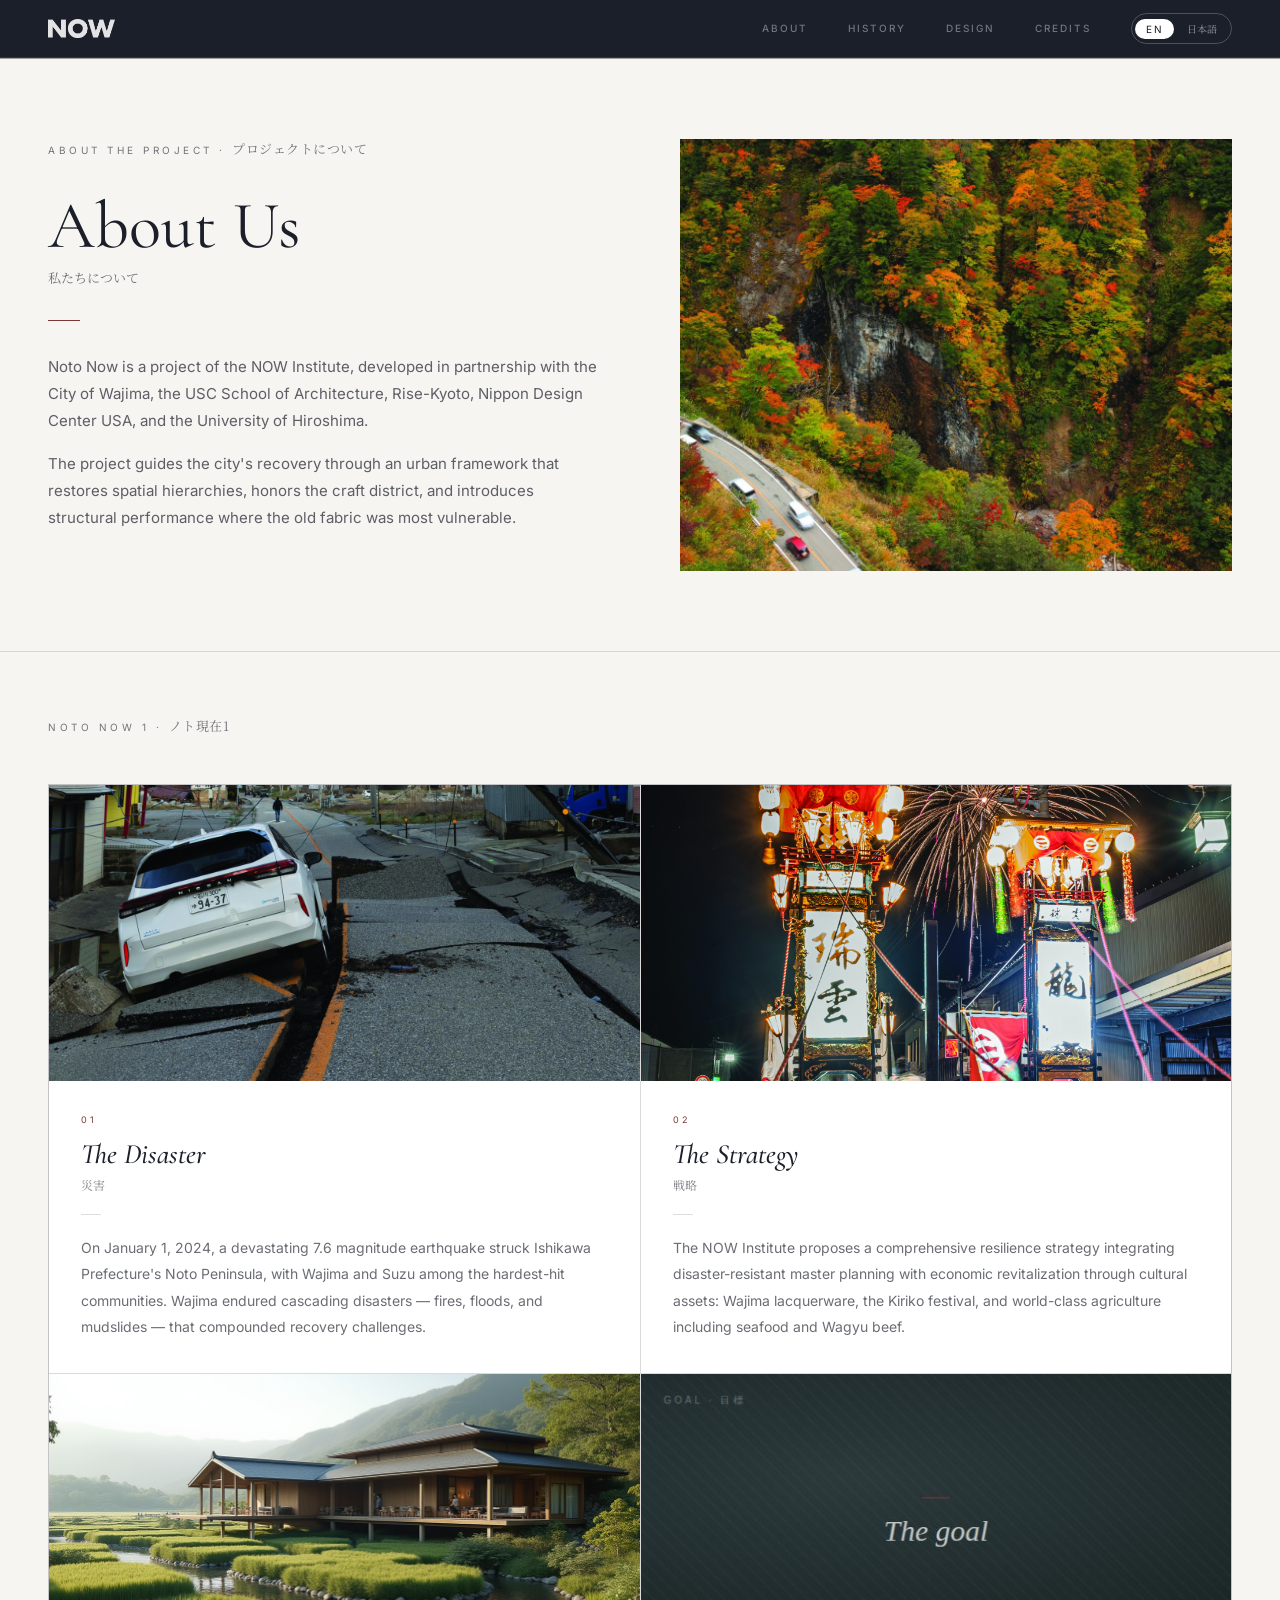
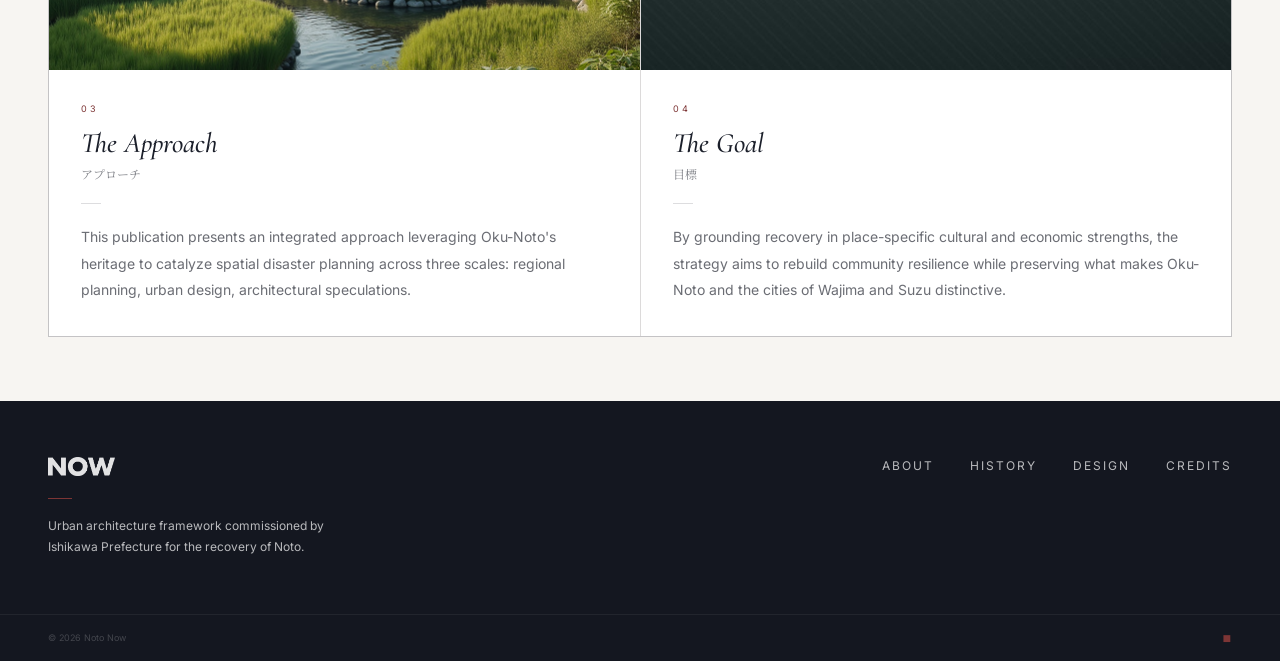
<file: about.html>
<!DOCTYPE html>
<html lang="en">
<head>
  <meta charset="UTF-8" />
  <meta name="viewport" content="width=device-width, initial-scale=1.0" />
  <title>About Us · Noto Now — Noto Peninsula Recovery Project</title>
  <meta name="description" content="About Noto Now, a NOW Institute project rebuilding Japan's Noto Peninsula after the 2024 earthquake: its disaster context, recovery strategy, and design approach." />
  <!-- Latin display + body fonts are self-hosted (bundled in /fonts) so they
       always render, independent of any CDN. -->
  <link rel="stylesheet" href="fonts.css" />
  <!-- Japanese fonts are large (CJK); served from Google Fonts. -->
  <link rel="preconnect" href="https://fonts.googleapis.com" />
  <link rel="preconnect" href="https://fonts.gstatic.com" crossorigin />
  <link href="https://fonts.googleapis.com/css2?family=Noto+Serif+JP:wght@400;500&display=swap" rel="stylesheet" />
  <link rel="canonical" href="https://www.notonow.org/about" />
  <link rel="icon" type="image/svg+xml" href="images/favicon.svg" />
  <link rel="icon" type="image/png" href="images/favicon.png" />
  <link rel="apple-touch-icon" href="images/apple-touch-icon.png" />
  <link rel="stylesheet" href="styles.css" />
</head>
<body class="mode-en">
  <script>try{if(localStorage.getItem('nn-lang')==='jp'){document.body.className='mode-jp';document.documentElement.lang='ja';}}catch(e){}</script>

  <!-- ============================ NAV ============================ -->
  <nav class="nav nav--solid">
    <div class="container nav__inner">
      <a class="brand" href="/">
        <img class="brand__logo" src="images/logo.png" alt="Noto Now" />
      </a>
      <div class="nav__right">
        <div class="nav__links">
          <a class="nav__link" href="/about"><span class="en">about</span><span class="jp">約</span></a>
          <a class="nav__link" href="/history"><span class="en">history</span><span class="jp">歴史</span></a>
          <a class="nav__link" href="/design"><span class="en">design</span><span class="jp">デザイン</span></a>
          <a class="nav__link" href="/credits"><span class="en">credits</span><span class="jp">クレジット</span></a>
        </div>
        <button id="langToggle" class="lang-toggle" type="button" aria-pressed="false"
                title="Switch language · 言語を切り替える">
          <span class="lang-toggle__opt is-on">EN</span>
          <span class="lang-toggle__sep">/</span>
          <span class="lang-toggle__opt">日本語</span>
        </button>
      </div>
    </div>
  </nav>

  <!-- ========================== ABOUT US ========================== -->
  <section class="about about--framed" id="about">
    <div class="container about__top">
      <div class="about__intro">
        <p class="kicker">About the Project · <span class="kicker__jp">プロジェクトについて</span></p>
        <h1 class="about__h2">About Us</h1>
        <p class="about__h2-jp">私たちについて</p>
        <span class="rule about__rule"></span>
        <div class="about__text">
          <p class="t-en">Noto Now is a project of the NOW Institute, developed in partnership with the City of Wajima, the USC School of Architecture, Rise-Kyoto, Nippon Design Center USA, and the University of Hiroshima.</p>
          <p class="t-en">The project guides the city's recovery through an urban framework that restores spatial hierarchies, honors the craft district, and introduces structural performance where the old fabric was most vulnerable.</p>
          <p class="jp jp-full">Noto NowはNOW Instituteのプロジェクトで、輪島市、USC建築学部、Rise-Kyoto、Nippon Design Center USA、広島大学との協力で開発されました。このプロジェクトは、空間階層を回復し、工芸地区を尊重し、古い建物構造が最も脆弱だった場所に構造性能を導入する都市フレームワークを通じて、市の復興を導きます。</p>
        </div>
      </div>

      <div class="about__media">
        <div class="frame"><img data-img="about" alt="Traditional joinery, Wajima townhouse" /></div>
      </div>
    </div>
  </section>

  <!-- ======================= NOTO NOW 1 ========================= -->
  <section class="story">
    <div class="container story__inner">
      <p class="kicker">Noto Now 1 · <span class="kicker__jp">ノト現在1</span></p>

      <div class="story__grid">
        <article class="story-card">
          <div class="story-card__img"><img data-img="disaster" alt="The disaster — earthquake damage in Wajima" /></div>
          <div class="story-card__body">
            <p class="story-card__no">01</p>
            <h3 class="story-card__title">The Disaster</h3>
            <p class="story-card__title-jp jp">災害</p>
            <span class="story-card__rule"></span>
            <p class="story-card__text t-en">On January 1, 2024, a devastating 7.6 magnitude earthquake struck Ishikawa Prefecture's Noto Peninsula, with Wajima and Suzu among the hardest-hit communities. Wajima endured cascading disasters — fires, floods, and mudslides — that compounded recovery challenges.</p>
            <p class="story-card__text-jp jp jp-full">2024年1月1日、マグニチュード7.6の壊滅的な地震が石川県の能登半島を襲い、輪島市と珠洲市は最も甚大な被害を受けた地域となりました。輪島は火災、洪水、土砂崩れといった連鎖的な災害に見舞われ、復興の課題がさらに深刻化しました。</p>
          </div>
        </article>

        <article class="story-card">
          <div class="story-card__img"><img data-img="strategy" alt="The strategy — coastal community" /></div>
          <div class="story-card__body">
            <p class="story-card__no">02</p>
            <h3 class="story-card__title">The Strategy</h3>
            <p class="story-card__title-jp jp">戦略</p>
            <span class="story-card__rule"></span>
            <p class="story-card__text t-en">The NOW Institute proposes a comprehensive resilience strategy integrating disaster-resistant master planning with economic revitalization through cultural assets: Wajima lacquerware, the Kiriko festival, and world-class agriculture including seafood and Wagyu beef.</p>
            <p class="story-card__text-jp jp jp-full">NOW Instituteは、防災に強いマスタープランと、輪島塗・キリコ祭り・海産物や和牛を含む世界クラスの農業といった文化資産による経済再生を統合した、包括的なレジリエンス戦略を提案します。</p>
          </div>
        </article>

        <article class="story-card">
          <div class="story-card__img"><img data-img="approach" alt="The approach — urban planning scales" /></div>
          <div class="story-card__body">
            <p class="story-card__no">03</p>
            <h3 class="story-card__title">The Approach</h3>
            <p class="story-card__title-jp jp">アプローチ</p>
            <span class="story-card__rule"></span>
            <p class="story-card__text t-en">This publication presents an integrated approach leveraging Oku-Noto's heritage to catalyze spatial disaster planning across three scales: regional planning, urban design, architectural speculations.</p>
            <p class="story-card__text-jp jp jp-full">本書は、奥能登の遺産を活かし、地域計画・都市デザイン・建築的構想という三つのスケールにわたって空間的な防災計画を促す統合的なアプローチを提示します。</p>
          </div>
        </article>

        <article class="story-card">
          <div class="story-card__img"><img data-img="goal" alt="The goal — resilient waterfront community" /></div>
          <div class="story-card__body">
            <p class="story-card__no">04</p>
            <h3 class="story-card__title">The Goal</h3>
            <p class="story-card__title-jp jp">目標</p>
            <span class="story-card__rule"></span>
            <p class="story-card__text t-en">By grounding recovery in place-specific cultural and economic strengths, the strategy aims to rebuild community resilience while preserving what makes Oku-Noto and the cities of Wajima and Suzu distinctive.</p>
            <p class="story-card__text-jp jp jp-full">その土地固有の文化的・経済的な強みに復興を根ざすことで、この戦略は奥能登と輪島・珠洲の街々ならではの個性を守りながら、地域のレジリエンスを再構築することを目指します。</p>
          </div>
        </article>
      </div>
    </div>
  </section>

  <!-- ========================= FOOTER ========================= -->
  <footer class="footer" id="footer">
    <div class="container footer__inner">
      <div class="footer__brand">
        <a class="footer__logo-link" href="/"><img class="brand__logo footer__logo" src="images/logo.png" alt="Noto Now" /></a>
        <span class="rule"></span>
        <p class="desc t-en">Urban architecture framework commissioned by Ishikawa Prefecture for the recovery of Noto.</p>
        <p class="desc jp jp-full">石川県から委託された、能登の復興のための都市建築フレームワーク。</p>
      </div>
            <nav class="footer__nav">
        <a href="/about"><span class="t-en">about</span><span class="jp jp-full">約</span></a>
        <a href="/history"><span class="t-en">history</span><span class="jp jp-full">歴史</span></a>
        <a href="/design"><span class="t-en">design</span><span class="jp jp-full">デザイン</span></a>
        <a href="/credits"><span class="t-en">credits</span><span class="jp jp-full">クレジット</span></a>
      </nav>
    </div>
    <div class="footer__bar">
      <div class="container footer__bar-inner">
        <p>© 2026 Noto Now</p>
        <span class="mark">■</span>
      </div>
    </div>
  </footer>

  <script>
    // ---- Images -------------------------------------------------------------
    // All imagery is served from the uploaded photos in /images.
    var FIGMA = {};
    document.querySelectorAll("img[data-img]").forEach(function (img) {
      var key = img.getAttribute("data-img");
      img.onerror = function () { img.onerror = null; img.src = "images/" + key + ".jpg"; };
      img.src = FIGMA[key] || ("images/" + key + ".jpg");
    });

    // ---- Language toggle ----------------------------------------------------
    (function () {
      var KEY = "nn-lang";
      var btn = document.getElementById("langToggle");
      var opts = btn ? btn.querySelectorAll(".lang-toggle__opt") : [];
      function apply(jp, save) {
        document.body.classList.toggle("mode-jp", jp);
        document.body.classList.toggle("mode-en", !jp);
        document.documentElement.lang = jp ? "ja" : "en";
        if (btn) {
          btn.setAttribute("aria-pressed", jp ? "true" : "false");
          opts[0].classList.toggle("is-on", !jp);
          opts[1].classList.toggle("is-on", jp);
        }
        if (save) { try { localStorage.setItem(KEY, jp ? "jp" : "en"); } catch (e) {} }
        document.dispatchEvent(new Event("langchange"));
      }
      apply(document.body.classList.contains("mode-jp"), false);
      if (btn) btn.addEventListener("click", function () {
        apply(!document.body.classList.contains("mode-jp"), true);
      });
    })();
  </script>
</body>
</html>
</file>
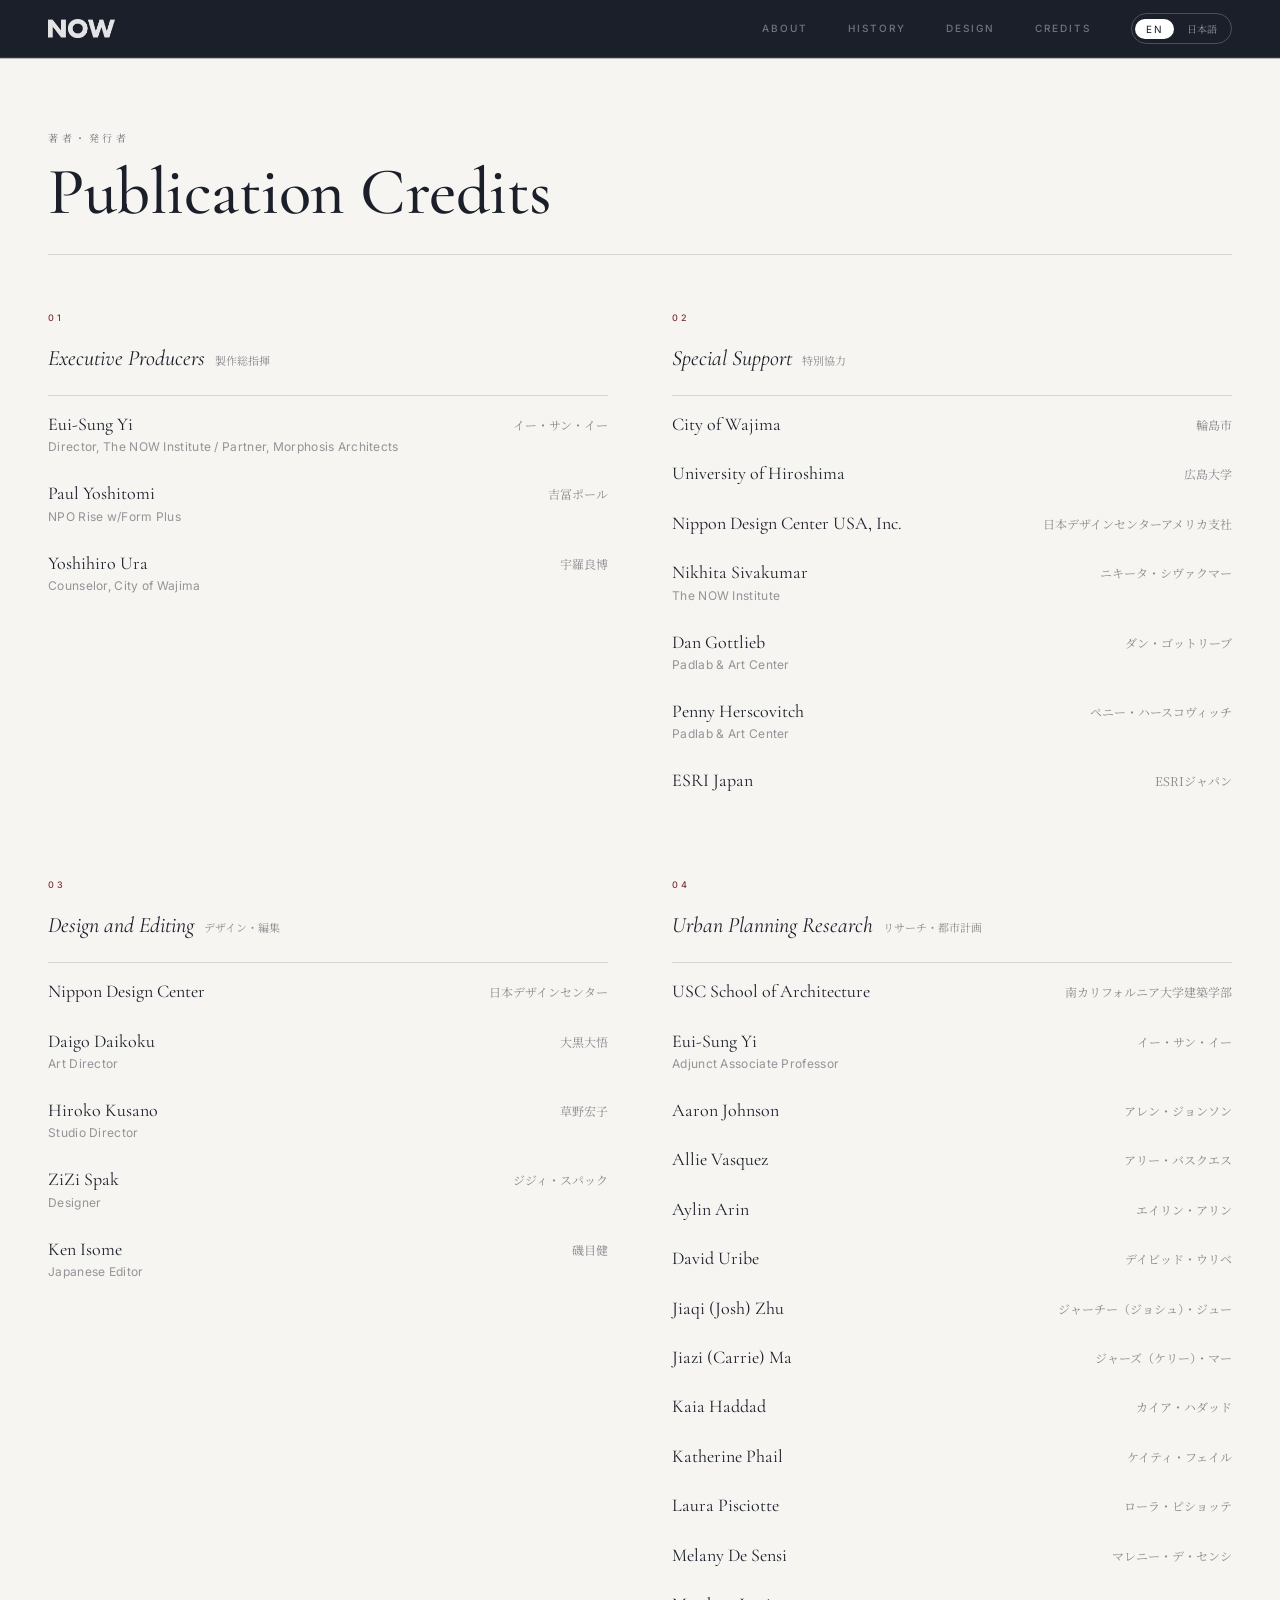
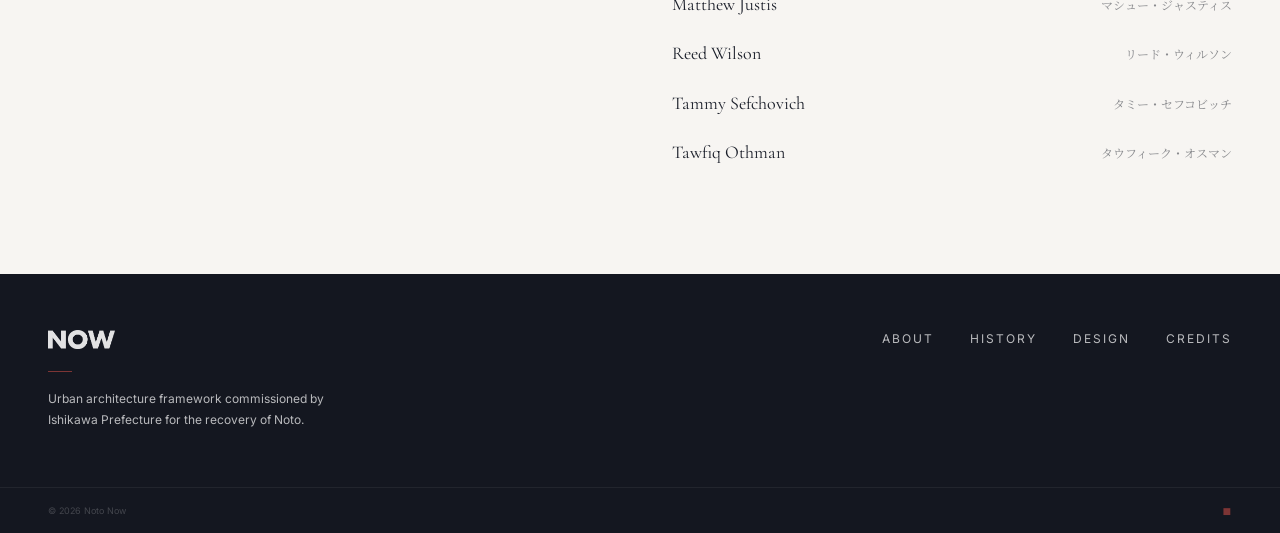
<file: credits.html>
<!DOCTYPE html>
<html lang="en">
<head>
  <meta charset="UTF-8" />
  <meta name="viewport" content="width=device-width, initial-scale=1.0" />
  <title>Publication Credits · Noto Now</title>
  <meta name="description" content="Publication credits for the Noto Now project: executive producers, special support, design and editing, and urban planning research teams." />
  <link rel="stylesheet" href="fonts.css" />
  <link rel="preconnect" href="https://fonts.googleapis.com" />
  <link rel="preconnect" href="https://fonts.gstatic.com" crossorigin />
  <link href="https://fonts.googleapis.com/css2?family=Noto+Serif+JP:wght@400;500&display=swap" rel="stylesheet" />
  <link rel="canonical" href="https://www.notonow.org/credits" />
  <link rel="icon" type="image/svg+xml" href="images/favicon.svg" />
  <link rel="icon" type="image/png" href="images/favicon.png" />
  <link rel="apple-touch-icon" href="images/apple-touch-icon.png" />
  <link rel="stylesheet" href="styles.css" />
</head>
<body class="mode-en">
  <script>try{if(localStorage.getItem('nn-lang')==='jp'){document.body.className='mode-jp';document.documentElement.lang='ja';}}catch(e){}</script>

  <!-- ============================ NAV ============================ -->
  <nav class="nav nav--solid">
    <div class="container nav__inner">
      <a class="brand" href="/">
        <img class="brand__logo" src="images/logo.png" alt="Noto Now" />
      </a>
      <div class="nav__right">
        <div class="nav__links">
          <a class="nav__link" href="/about"><span class="en">about</span><span class="jp">約</span></a>
          <a class="nav__link" href="/history"><span class="en">history</span><span class="jp">歴史</span></a>
          <a class="nav__link" href="/design"><span class="en">design</span><span class="jp">デザイン</span></a>
          <a class="nav__link" href="/credits"><span class="en">credits</span><span class="jp">クレジット</span></a>
        </div>
        <button id="langToggle" class="lang-toggle" type="button" aria-pressed="false"
                title="Switch language · 言語を切り替える">
          <span class="lang-toggle__opt is-on">EN</span>
          <span class="lang-toggle__sep">/</span>
          <span class="lang-toggle__opt">日本語</span>
        </button>
      </div>
    </div>
  </nav>

  <!-- ======================= CREDITS ======================= -->
  <section class="credits">
    <div class="container credits__inner">
      <div class="credits__head">
        <p class="kicker jp">著者・発行者</p>
        <h1 class="credits__h1 t-en">Publication Credits</h1>
        <p class="credits__h1 credits__h1-jp jp jp-full">発行クレジット</p>
      </div>
      <span class="credits__divider"></span>

      <div class="credits__grid">
        <section class="credit-group">
            <div class="credit-group__head">
              <span class="credit-group__no">01</span>
              <h2 class="credit-group__title">Executive Producers</h2>
              <span class="credit-group__jp jp">製作総指揮</span>
            </div>
            <span class="credit-group__rule"></span>
            <ul class="credit-list">
              <li class="credit">
                <div class="credit__main">
                  <span class="credit__name">Eui-Sung Yi</span>
                  <span class="credit__role">Director, The NOW Institute / Partner, Morphosis Architects</span>
                </div>
                <span class="credit__jp jp">イー・サン・イー</span>
              </li>
              <li class="credit">
                <div class="credit__main">
                  <span class="credit__name">Paul Yoshitomi</span>
                  <span class="credit__role">NPO Rise w/Form Plus</span>
                </div>
                <span class="credit__jp jp">吉冨ポール</span>
              </li>
              <li class="credit">
                <div class="credit__main">
                  <span class="credit__name">Yoshihiro Ura</span>
                  <span class="credit__role">Counselor, City of Wajima</span>
                </div>
                <span class="credit__jp jp">宇羅良博</span>
              </li>
            </ul>
          </section>

        <section class="credit-group">
            <div class="credit-group__head">
              <span class="credit-group__no">02</span>
              <h2 class="credit-group__title">Special Support</h2>
              <span class="credit-group__jp jp">特別協力</span>
            </div>
            <span class="credit-group__rule"></span>
            <ul class="credit-list">
              <li class="credit">
                <div class="credit__main"><span class="credit__name">City of Wajima</span></div>
                <span class="credit__jp jp">輪島市</span>
              </li>
              <li class="credit">
                <div class="credit__main"><span class="credit__name">University of Hiroshima</span></div>
                <span class="credit__jp jp">広島大学</span>
              </li>
              <li class="credit">
                <div class="credit__main"><span class="credit__name">Nippon Design Center USA, Inc.</span></div>
                <span class="credit__jp jp">日本デザインセンターアメリカ支社</span>
              </li>
              <li class="credit">
                <div class="credit__main">
                  <span class="credit__name">Nikhita Sivakumar</span>
                  <span class="credit__role">The NOW Institute</span>
                </div>
                <span class="credit__jp jp">ニキータ・シヴァクマー</span>
              </li>
              <li class="credit">
                <div class="credit__main">
                  <span class="credit__name">Dan Gottlieb</span>
                  <span class="credit__role">Padlab &amp; Art Center</span>
                </div>
                <span class="credit__jp jp">ダン・ゴットリーブ</span>
              </li>
              <li class="credit">
                <div class="credit__main">
                  <span class="credit__name">Penny Herscovitch</span>
                  <span class="credit__role">Padlab &amp; Art Center</span>
                </div>
                <span class="credit__jp jp">ペニー・ハースコヴィッチ</span>
              </li>
              <li class="credit">
                <div class="credit__main"><span class="credit__name">ESRI Japan</span></div>
                <span class="credit__jp jp">ESRIジャパン</span>
              </li>
            </ul>
          </section>

        <section class="credit-group">
            <div class="credit-group__head">
              <span class="credit-group__no">03</span>
              <h2 class="credit-group__title">Design and Editing</h2>
              <span class="credit-group__jp jp">デザイン・編集</span>
            </div>
            <span class="credit-group__rule"></span>
            <ul class="credit-list">
              <li class="credit">
                <div class="credit__main">
                  <span class="credit__name">Nippon Design Center</span>
                </div>
                <span class="credit__jp jp">日本デザインセンター</span>
              </li>
              <li class="credit">
                <div class="credit__main">
                  <span class="credit__name">Daigo Daikoku</span>
                  <span class="credit__role">Art Director</span>
                </div>
                <span class="credit__jp jp">大黒大悟</span>
              </li>
              <li class="credit">
                <div class="credit__main">
                  <span class="credit__name">Hiroko Kusano</span>
                  <span class="credit__role">Studio Director</span>
                </div>
                <span class="credit__jp jp">草野宏子</span>
              </li>
              <li class="credit">
                <div class="credit__main">
                  <span class="credit__name">ZiZi Spak</span>
                  <span class="credit__role">Designer</span>
                </div>
                <span class="credit__jp jp">ジジィ・スパック</span>
              </li>
              <li class="credit">
                <div class="credit__main">
                  <span class="credit__name">Ken Isome</span>
                  <span class="credit__role">Japanese Editor</span>
                </div>
                <span class="credit__jp jp">磯目健</span>
              </li>
            </ul>
          </section>

        <section class="credit-group">
            <div class="credit-group__head">
              <span class="credit-group__no">04</span>
              <h2 class="credit-group__title">Urban Planning Research</h2>
              <span class="credit-group__jp jp">リサーチ・都市計画</span>
            </div>
            <span class="credit-group__rule"></span>
            <ul class="credit-list">
              <li class="credit">
                <div class="credit__main"><span class="credit__name">USC School of Architecture</span></div>
                <span class="credit__jp jp">南カリフォルニア大学建築学部</span>
              </li>
              <li class="credit">
                <div class="credit__main">
                  <span class="credit__name">Eui-Sung Yi</span>
                  <span class="credit__role">Adjunct Associate Professor</span>
                </div>
                <span class="credit__jp jp">イー・サン・イー</span>
              </li>
              <li class="credit">
                <div class="credit__main"><span class="credit__name">Aaron Johnson</span></div>
                <span class="credit__jp jp">アレン・ジョンソン</span>
              </li>
              <li class="credit">
                <div class="credit__main"><span class="credit__name">Allie Vasquez</span></div>
                <span class="credit__jp jp">アリー・バスクエス</span>
              </li>
              <li class="credit">
                <div class="credit__main"><span class="credit__name">Aylin Arin</span></div>
                <span class="credit__jp jp">エイリン・アリン</span>
              </li>
              <li class="credit">
                <div class="credit__main"><span class="credit__name">David Uribe</span></div>
                <span class="credit__jp jp">デイビッド・ウリベ</span>
              </li>
              <li class="credit">
                <div class="credit__main"><span class="credit__name">Jiaqi (Josh) Zhu</span></div>
                <span class="credit__jp jp">ジャーチー（ジョシュ）・ジュー</span>
              </li>
              <li class="credit">
                <div class="credit__main"><span class="credit__name">Jiazi (Carrie) Ma</span></div>
                <span class="credit__jp jp">ジャーズ（ケリー）・マー</span>
              </li>
              <li class="credit">
                <div class="credit__main"><span class="credit__name">Kaia Haddad</span></div>
                <span class="credit__jp jp">カイア・ハダッド</span>
              </li>
              <li class="credit">
                <div class="credit__main"><span class="credit__name">Katherine Phail</span></div>
                <span class="credit__jp jp">ケイティ・フェイル</span>
              </li>
              <li class="credit">
                <div class="credit__main"><span class="credit__name">Laura Pisciotte</span></div>
                <span class="credit__jp jp">ローラ・ピショッテ</span>
              </li>
              <li class="credit">
                <div class="credit__main"><span class="credit__name">Melany De Sensi</span></div>
                <span class="credit__jp jp">マレニー・デ・センシ</span>
              </li>
              <li class="credit">
                <div class="credit__main"><span class="credit__name">Matthew Justis</span></div>
                <span class="credit__jp jp">マシュー・ジャスティス</span>
              </li>
              <li class="credit">
                <div class="credit__main"><span class="credit__name">Reed Wilson</span></div>
                <span class="credit__jp jp">リード・ウィルソン</span>
              </li>
              <li class="credit">
                <div class="credit__main"><span class="credit__name">Tammy Sefchovich</span></div>
                <span class="credit__jp jp">タミー・セフコビッチ</span>
              </li>
              <li class="credit">
                <div class="credit__main"><span class="credit__name">Tawfiq Othman</span></div>
                <span class="credit__jp jp">タウフィーク・オスマン</span>
              </li>
            </ul>
          </section>
      </div>
    </div>
  </section>

  <!-- ========================= FOOTER ========================= -->
  <footer class="footer" id="footer">
    <div class="container footer__inner">
      <div class="footer__brand">
        <a class="footer__logo-link" href="/"><img class="brand__logo footer__logo" src="images/logo.png" alt="Noto Now" /></a>
        <span class="rule"></span>
        <p class="desc t-en">Urban architecture framework commissioned by Ishikawa Prefecture for the recovery of Noto.</p>
        <p class="desc jp jp-full">石川県から委託された、能登の復興のための都市建築フレームワーク。</p>
      </div>
            <nav class="footer__nav">
        <a href="/about"><span class="t-en">about</span><span class="jp jp-full">約</span></a>
        <a href="/history"><span class="t-en">history</span><span class="jp jp-full">歴史</span></a>
        <a href="/design"><span class="t-en">design</span><span class="jp jp-full">デザイン</span></a>
        <a href="/credits"><span class="t-en">credits</span><span class="jp jp-full">クレジット</span></a>
      </nav>
    </div>
    <div class="footer__bar">
      <div class="container footer__bar-inner">
        <p>© 2026 Noto Now</p>
        <span class="mark">■</span>
      </div>
    </div>
  </footer>

  <script>
    // ---- Language toggle ----
    (function () {
      var KEY = "nn-lang";
      var btn = document.getElementById("langToggle");
      var opts = btn ? btn.querySelectorAll(".lang-toggle__opt") : [];
      function apply(jp, save) {
        document.body.classList.toggle("mode-jp", jp);
        document.body.classList.toggle("mode-en", !jp);
        document.documentElement.lang = jp ? "ja" : "en";
        if (btn) {
          btn.setAttribute("aria-pressed", jp ? "true" : "false");
          opts[0].classList.toggle("is-on", !jp);
          opts[1].classList.toggle("is-on", jp);
        }
        if (save) { try { localStorage.setItem(KEY, jp ? "jp" : "en"); } catch (e) {} }
        document.dispatchEvent(new Event("langchange"));
      }
      apply(document.body.classList.contains("mode-jp"), false);
      if (btn) btn.addEventListener("click", function () {
        apply(!document.body.classList.contains("mode-jp"), true);
      });
    })();
  </script>
</body>
</html>
</file>
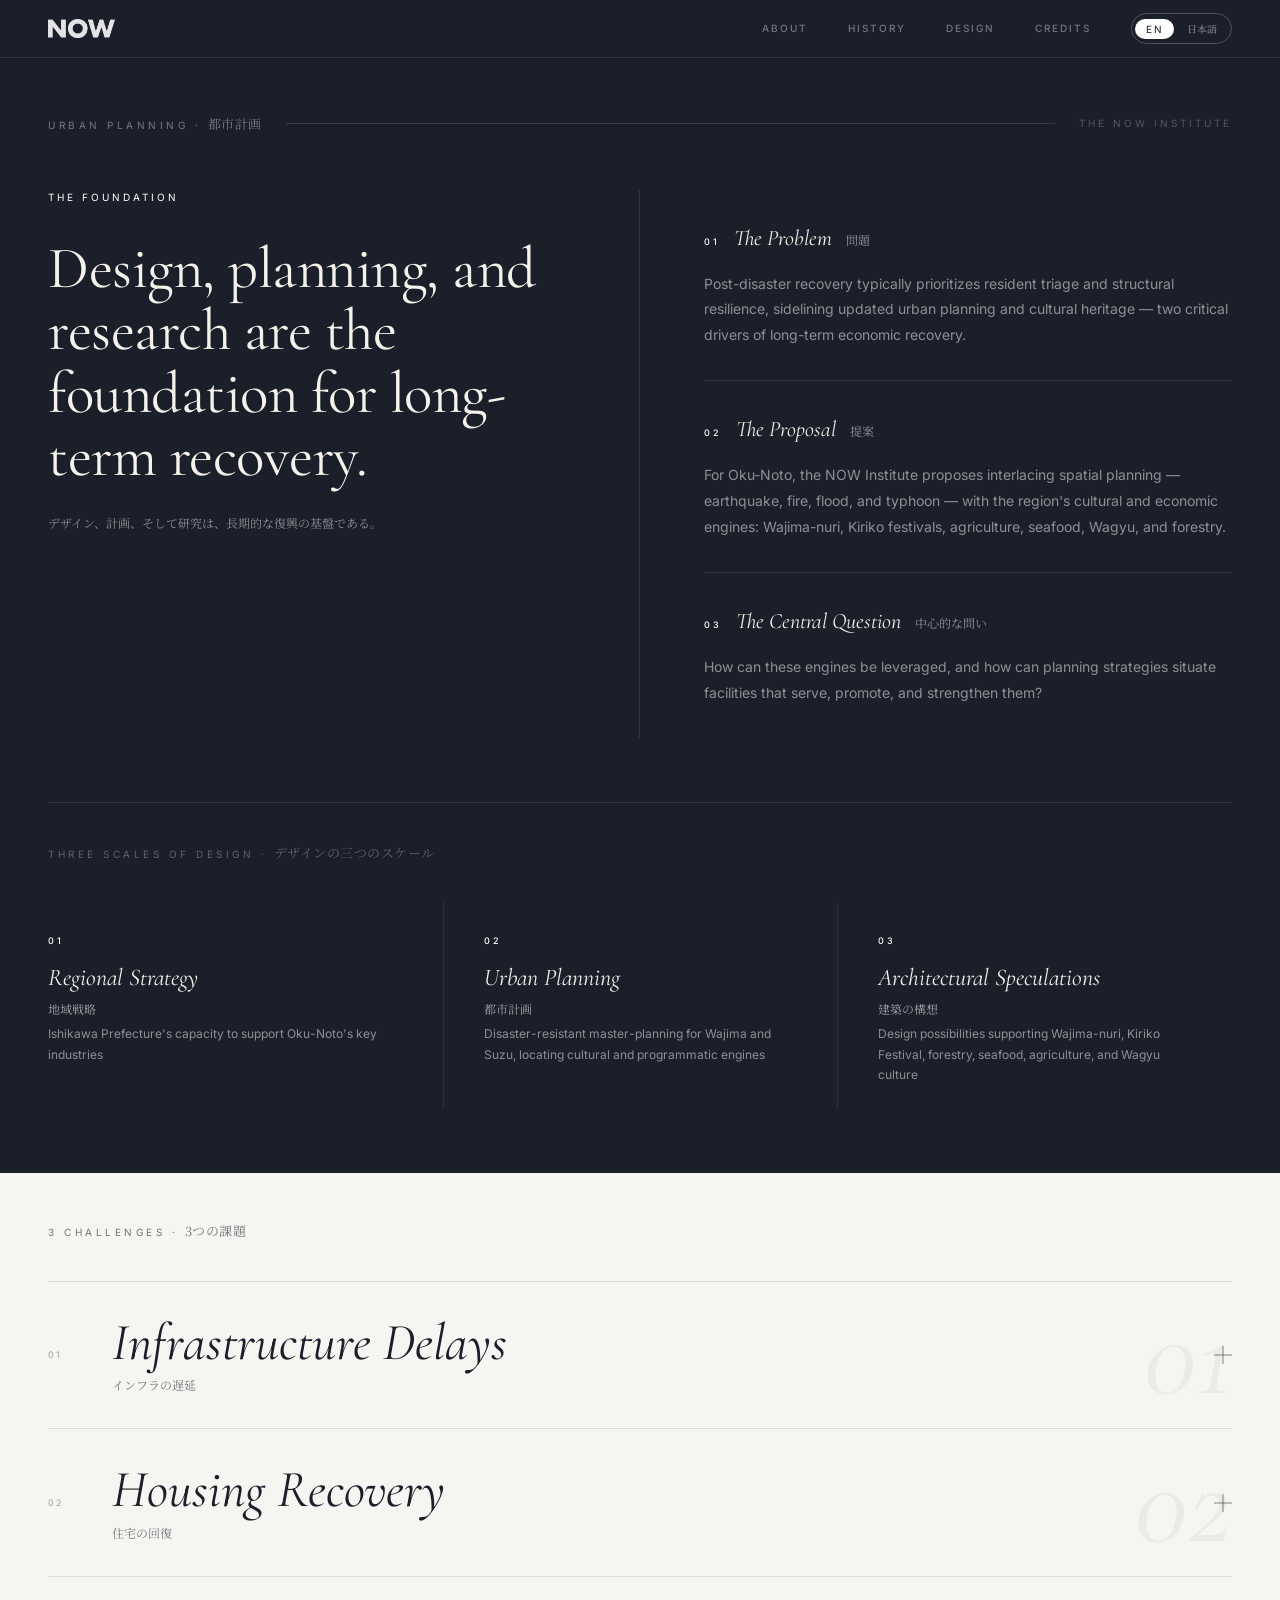
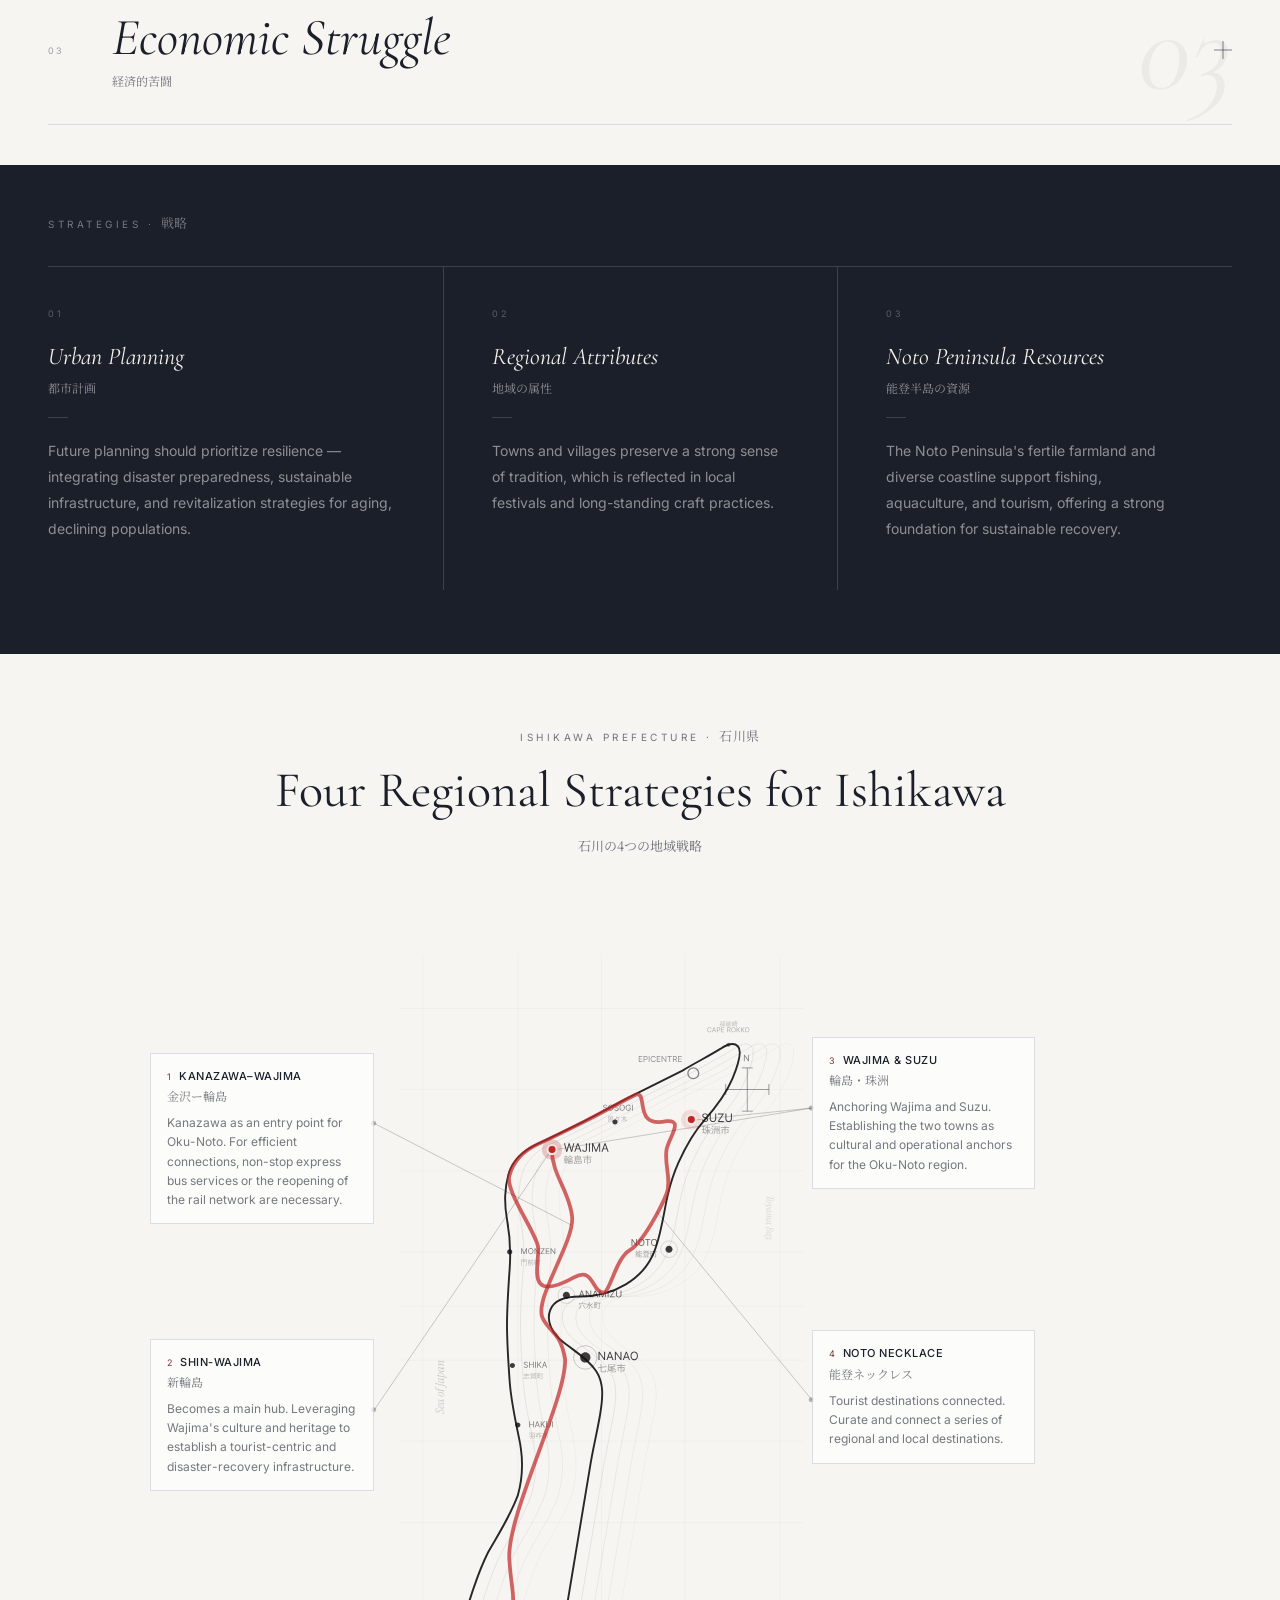
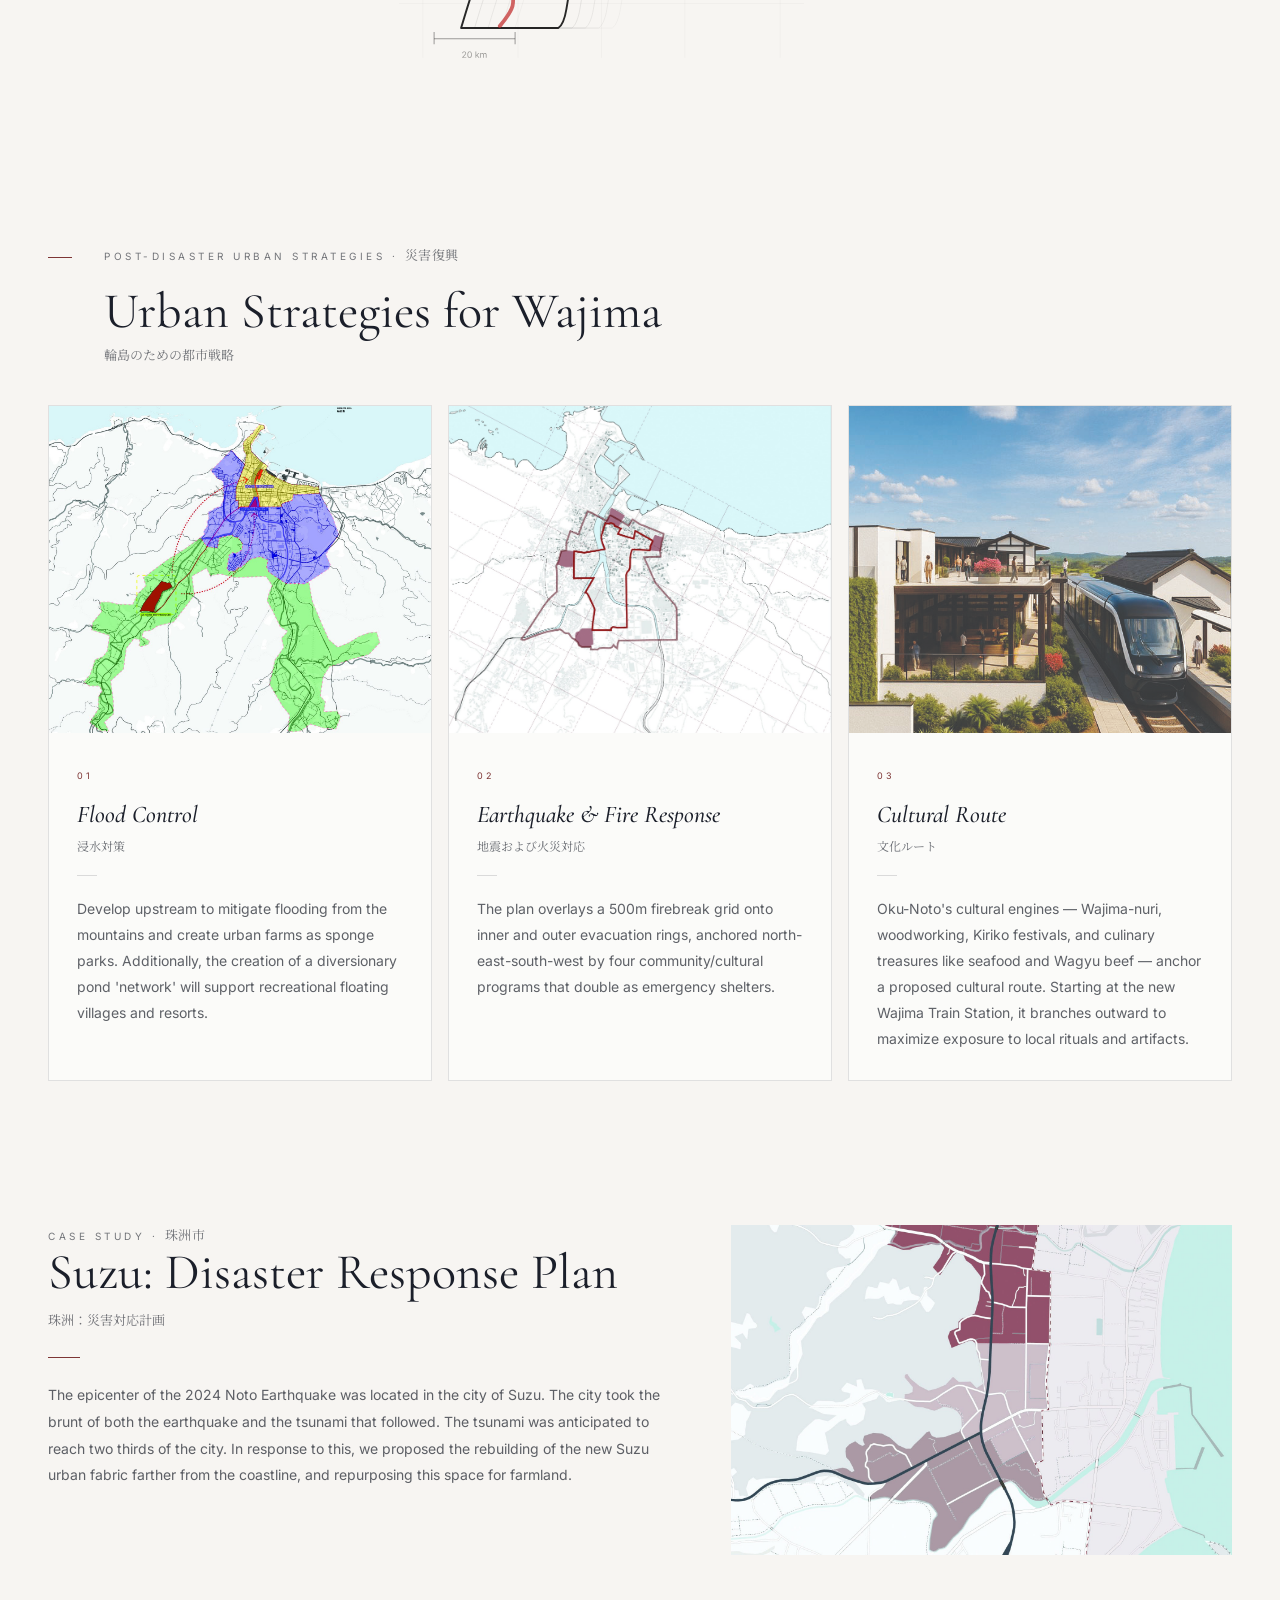
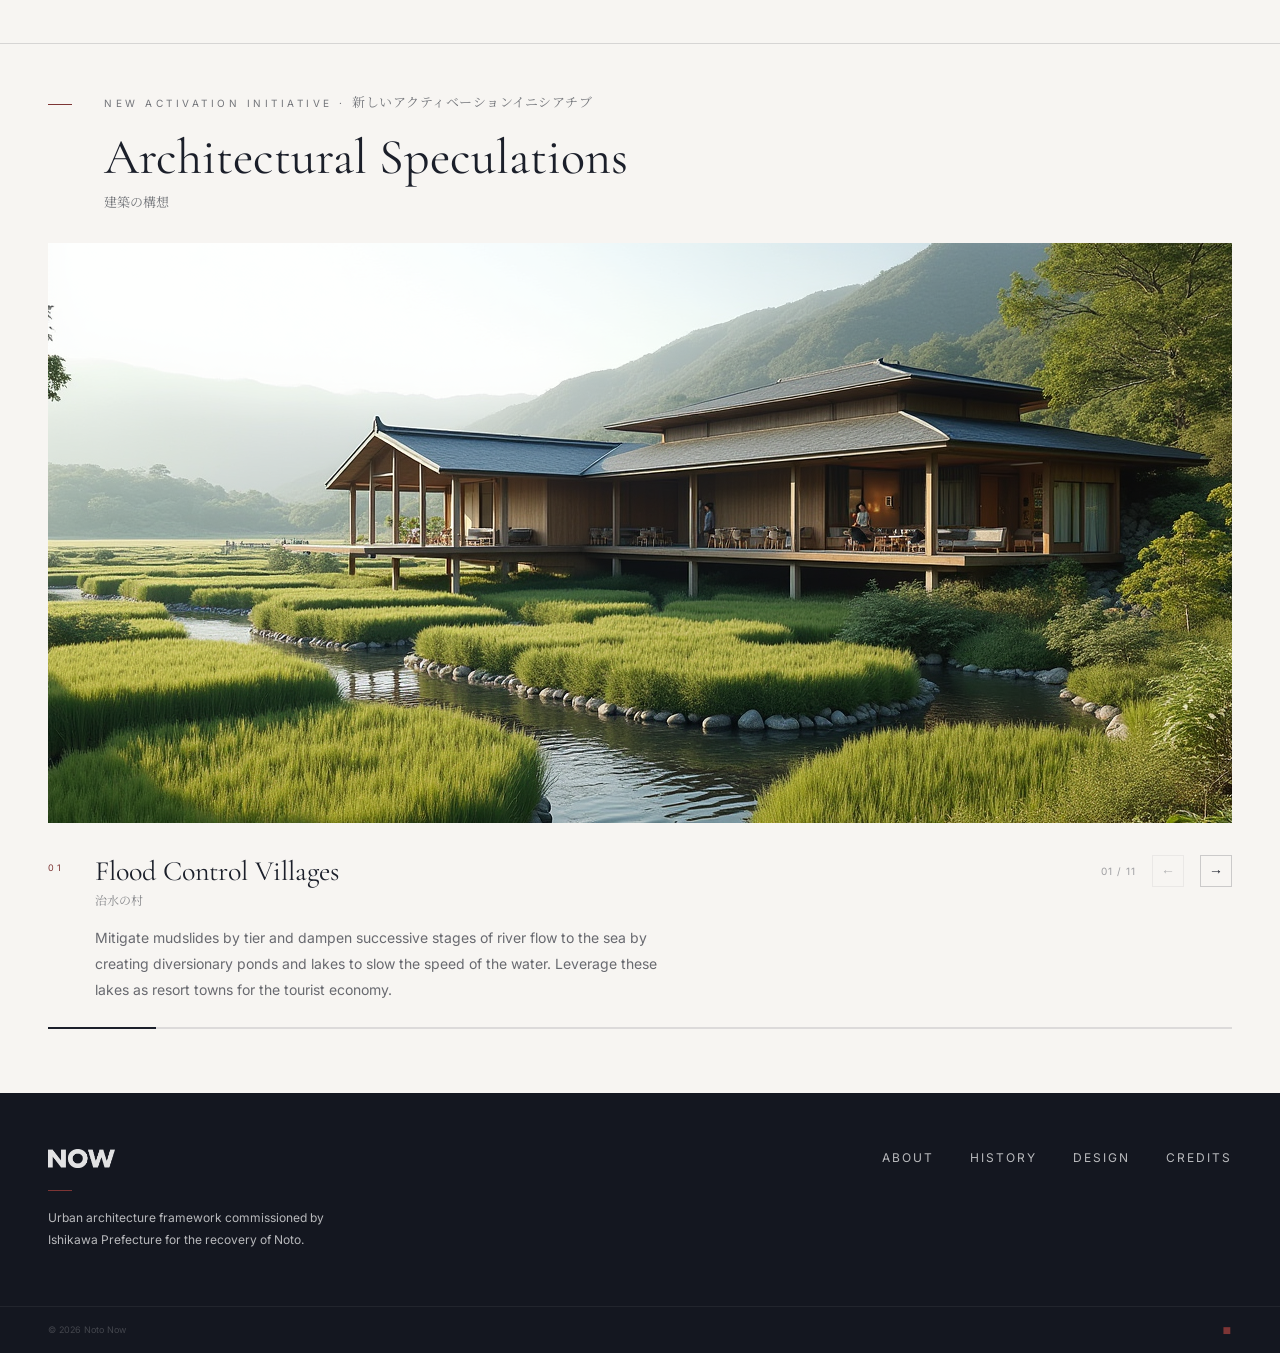
<file: design.html>
<!DOCTYPE html>
<html lang="en">
<head>
  <meta charset="UTF-8" />
  <meta name="viewport" content="width=device-width, initial-scale=1.0" />
  <title>Design · Urban Recovery Framework for Wajima — Noto Now</title>
  <meta name="description" content="Design and planning framework for Oku-Noto's recovery: three scales of design, four regional strategies for Ishikawa, and architectural speculations for Wajima." />
  <link rel="stylesheet" href="fonts.css" />
  <link rel="preconnect" href="https://fonts.googleapis.com" />
  <link rel="preconnect" href="https://fonts.gstatic.com" crossorigin />
  <link href="https://fonts.googleapis.com/css2?family=Noto+Serif+JP:wght@400;500&display=swap" rel="stylesheet" />
  <link rel="canonical" href="https://www.notonow.org/design" />
  <link rel="icon" type="image/svg+xml" href="images/favicon.svg" />
  <link rel="icon" type="image/png" href="images/favicon.png" />
  <link rel="apple-touch-icon" href="images/apple-touch-icon.png" />
  <link rel="stylesheet" href="styles.css" />
</head>
<body class="mode-en">
  <script>try{if(localStorage.getItem('nn-lang')==='jp'){document.body.className='mode-jp';document.documentElement.lang='ja';}}catch(e){}</script>

  <!-- ============================ NAV ============================ -->
  <nav class="nav nav--solid">
    <div class="container nav__inner">
      <a class="brand" href="/">
        <img class="brand__logo" src="images/logo.png" alt="Noto Now" />
      </a>
      <div class="nav__right">
        <div class="nav__links">
          <a class="nav__link" href="/about"><span class="en">about</span><span class="jp">約</span></a>
          <a class="nav__link" href="/history"><span class="en">history</span><span class="jp">歴史</span></a>
          <a class="nav__link" href="/design"><span class="en">design</span><span class="jp">デザイン</span></a>
          <a class="nav__link" href="/credits"><span class="en">credits</span><span class="jp">クレジット</span></a>
        </div>
        <button id="langToggle" class="lang-toggle" type="button" aria-pressed="false"
                title="Switch language · 言語を切り替える">
          <span class="lang-toggle__opt is-on">EN</span>
          <span class="lang-toggle__sep">/</span>
          <span class="lang-toggle__opt">日本語</span>
        </button>
      </div>
    </div>
  </nav>

  <!-- ===================== A · THE FOUNDATION ===================== -->
  <section class="dz-hero">
    <div class="container dz-hero__inner">
      <div class="dz-hero__bar">
        <span class="dz-hero__kicker">urban planning · <span class="kicker__jp">都市計画</span></span>
        <span class="dz-hero__line"></span>
        <span class="dz-hero__source">The NOW Institute</span>
      </div>
      <div class="dz-hero__grid">
        <div class="dz-hero__left">
          <p class="dz-hero__label">The Foundation</p>
          <h1 class="dz-hero__h1">Design, planning, and research are the foundation for long-term recovery.</h1>
          <p class="dz-hero__h1-jp jp">デザイン、計画、そして研究は、長期的な復興の基盤である。</p>
        </div>
        <div class="dz-hero__right">
          <div class="dz-hero__item">
            <div class="dz-hero__item-head"><span class="dz-hero__no">01</span><span class="dz-hero__item-title">The Problem</span><span class="dz-hero__item-jp jp">問題</span></div>
            <p class="dz-hero__item-body t-en">Post-disaster recovery typically prioritizes resident triage and structural resilience, sidelining updated urban planning and cultural heritage — two critical drivers of long-term economic recovery.</p>
            <p class="dz-hero__item-body jp jp-full">災害後の復興は通常、住民のトリアージと構造的な回復力を優先し、最新の都市計画と文化遺産——長期的な経済復興を支える二つの重要な原動力——を後回しにしがちです。</p>
          </div>
          <div class="dz-hero__item">
            <div class="dz-hero__item-head"><span class="dz-hero__no">02</span><span class="dz-hero__item-title">The Proposal</span><span class="dz-hero__item-jp jp">提案</span></div>
            <p class="dz-hero__item-body t-en">For Oku-Noto, the NOW Institute proposes interlacing spatial planning — earthquake, fire, flood, and typhoon — with the region's cultural and economic engines: Wajima-nuri, Kiriko festivals, agriculture, seafood, Wagyu, and forestry.</p>
            <p class="dz-hero__item-body jp jp-full">奥能登について、NOW Instituteは、地震・火災・洪水・台風への空間計画を、輪島塗、キリコ祭り、農業、海産物、和牛、林業といった地域の文化的・経済的エンジンと織り交ぜることを提案します。</p>
          </div>
          <div class="dz-hero__item">
            <div class="dz-hero__item-head"><span class="dz-hero__no">03</span><span class="dz-hero__item-title">The Central Question</span><span class="dz-hero__item-jp jp">中心的な問い</span></div>
            <p class="dz-hero__item-body t-en">How can these engines be leveraged, and how can planning strategies situate facilities that serve, promote, and strengthen them?</p>
            <p class="dz-hero__item-body jp jp-full">これらのエンジンをどのように活用し、それらを支え、促進し、強化する施設を、計画戦略の中にどう配置できるでしょうか。</p>
          </div>
        </div>
      </div>
    </div>
  </section>

  <!-- ================== B · THREE SCALES OF DESIGN ================== -->
  <section class="dz-scales">
    <div class="container dz-scales__inner">
      <div class="dz-scales__divider"></div>
      <p class="dz-scales__kicker">three scales of design · <span class="kicker__jp">デザインの三つのスケール</span></p>
      <div class="dz-scales__grid">
        <div class="dz-scale">
          <span class="dz-scale__no">01</span>
          <h3 class="dz-scale__title">Regional Strategy</h3>
          <p class="dz-scale__title-jp jp">地域戦略</p>
          <p class="dz-scale__desc t-en">Ishikawa Prefecture's capacity to support Oku-Noto's key industries</p>
          <p class="dz-scale__desc jp jp-full">奥能登の主要産業を支える石川県の能力</p>
        </div>
        <div class="dz-scale">
          <span class="dz-scale__no">02</span>
          <h3 class="dz-scale__title">Urban Planning</h3>
          <p class="dz-scale__title-jp jp">都市計画</p>
          <p class="dz-scale__desc t-en">Disaster-resistant master-planning for Wajima and Suzu, locating cultural and programmatic engines</p>
          <p class="dz-scale__desc jp jp-full">輪島と珠洲のための防災に強いマスタープランと、文化的・機能的エンジンの配置</p>
        </div>
        <div class="dz-scale">
          <span class="dz-scale__no">03</span>
          <h3 class="dz-scale__title">Architectural Speculations</h3>
          <p class="dz-scale__title-jp jp">建築の構想</p>
          <p class="dz-scale__desc t-en">Design possibilities supporting Wajima-nuri, Kiriko Festival, forestry, seafood, agriculture, and Wagyu culture</p>
          <p class="dz-scale__desc jp jp-full">輪島塗、キリコ祭り、林業、海産物、農業、和牛文化を支えるデザインの可能性</p>
        </div>
      </div>
    </div>
  </section>

  <!-- ===================== C · THREE CHALLENGES ===================== -->
  <section class="dz-challenges">
    <div class="container dz-chal__inner">
      <p class="kicker">3 challenges · <span class="kicker__jp">3つの課題</span></p>
      <div class="dz-chal__list">
        <div class="dz-chal-item">
          <button class="dz-chal-row" type="button" aria-expanded="false">
            <span class="dz-chal-row__no">01</span>
            <div class="dz-chal-row__text">
              <h2 class="dz-chal-row__title">Infrastructure Delays</h2>
              <p class="dz-chal-row__jp jp">インフラの遅延</p>
            </div>
            <span class="dz-chal-row__toggle" aria-hidden="true"></span>
            <span class="dz-chal-row__big" aria-hidden="true">01</span>
          </button>
          <div class="dz-chal-row__panel">
            <div class="dz-chal-panel__inner">
              <p class="dz-chal-panel__body t-en">The Noto Peninsula has faced major delays restoring infrastructure after the 2024 earthquake and subsequent flooding. Roads remain blocked by debris and landslides, limiting access for repair crews. Water supply stayed disrupted for months — around 19,000 households still lacked running water two months post-quake. Demolition also lagged: by June 2024, only about 12% of publicly funded demolition applications had begun. These delays slowed recovery and heightened risks for isolated, aging communities.</p>
              <p class="dz-chal-panel__body jp jp-full">能登半島は、2024年の地震とその後の洪水の後、インフラの復旧に大きな遅れが生じています。道路はがれきや地すべりで依然として通行不能であり、修復作業員のアクセスが制限されています。水道供給は数か月にわたり途絶しており、地震から2か月後でも約19,000世帯が水道を利用できませんでした。解体作業も遅れており、2024年6月までに公費による解体申請のうち約12％しか着手していませんでした。これらの遅れは復旧を遅らせ、孤立した高齢化地域のリスクを高めています。</p>
            </div>
          </div>
        </div>

        <div class="dz-chal-item">
          <button class="dz-chal-row" type="button" aria-expanded="false">
            <span class="dz-chal-row__no">02</span>
            <div class="dz-chal-row__text">
              <h2 class="dz-chal-row__title">Housing Recovery</h2>
              <p class="dz-chal-row__jp jp">住宅の回復</p>
            </div>
            <span class="dz-chal-row__toggle" aria-hidden="true"></span>
            <span class="dz-chal-row__big" aria-hidden="true">02</span>
          </button>
          <div class="dz-chal-row__panel">
            <div class="dz-chal-panel__inner">
              <p class="dz-chal-panel__body t-en">Housing recovery on the peninsula is proceeding slowly, leaving many residents in limbo. A survey found over 70% of evacuees worried about their future housing. Temporary housing and minashi rental initiatives — where local governments rent existing housing for evacuees — have helped, but permanent reconstruction remains months or years away. This prolonged disruption is especially hard on a region already facing demographic decline and an aging population.</p>
              <p class="dz-chal-panel__body jp jp-full">半島の住宅再建は進行が遅く、多くの住民が不安定な状況に置かれています。調査では、避難者の70％以上が将来の住まいに不安を抱えていることが分かりました。仮設住宅や自治体が既存の住宅を借りて避難者に提供する『みなし住宅』の取り組みは助けになっていますが、恒久的な再建には数か月から数年かかる見込みです。この長期にわたる混乱は、すでに人口減少と高齢化に直面している地域にとって特に大きな打撃となっています。</p>
            </div>
          </div>
        </div>

        <div class="dz-chal-item">
          <button class="dz-chal-row" type="button" aria-expanded="false">
            <span class="dz-chal-row__no">03</span>
            <div class="dz-chal-row__text">
              <h2 class="dz-chal-row__title">Economic Struggle</h2>
              <p class="dz-chal-row__jp jp">経済的苦闘</p>
            </div>
            <span class="dz-chal-row__toggle" aria-hidden="true"></span>
            <span class="dz-chal-row__big" aria-hidden="true">03</span>
          </button>
          <div class="dz-chal-row__panel">
            <div class="dz-chal-panel__inner">
              <p class="dz-chal-panel__body t-en">The region's core industries — agriculture, fishing, and tourism — have been hit hard, and over 60% of residents in the hardest-hit municipalities feel recovery has barely progressed. Declining tourism, disrupted crafts like lacquerware, and faster-than-expected population outflow are straining the local economy further. With fewer young people and jobs remaining, recovery will require not just rebuilding infrastructure and homes, but revitalizing livelihoods and reversing long-term population decline.</p>
              <p class="dz-chal-panel__body jp jp-full">地域の主要産業である農業、漁業、観光業は大きな打撃を受け、最も被害の大きかった自治体の住民の60%以上が回復がほとんど進んでいないと感じています。観光客の減少、漆器などの伝統工芸の混乱、予想以上に早い人口流出が地元経済にさらなる圧力をかけています。若者や雇用が減少する中で、回復にはインフラや住宅の再建だけでなく、生計の活性化や長期的な人口減少の逆転も必要です。</p>
            </div>
          </div>
        </div>
      </div>
    </div>
  </section>

  <!-- ======================= D · STRATEGIES ======================= -->
  <section class="dz-strategies">
    <div class="container dz-strat__inner">
      <p class="dz-strat__kicker">Strategies · <span class="kicker__jp">戦略</span></p>
      <div class="dz-strat__divider"></div>
      <div class="dz-strat__grid">
        <div class="dz-strat-col">
          <span class="dz-strat-col__no">01</span>
          <h3 class="dz-strat-col__title">Urban Planning</h3>
          <p class="dz-strat-col__sub jp">都市計画</p>
          <span class="dz-strat-col__rule"></span>
          <p class="dz-strat-col__body t-en">Future planning should prioritize resilience — integrating disaster preparedness, sustainable infrastructure, and revitalization strategies for aging, declining populations.</p>
          <p class="dz-strat-col__body jp jp-full">将来の計画は回復力を優先すべきである――災害への備え、持続可能なインフラ、そして高齢化・人口減少に対応する再活性化戦略を統合すること。</p>
        </div>
        <div class="dz-strat-col">
          <span class="dz-strat-col__no">02</span>
          <h3 class="dz-strat-col__title">Regional Attributes</h3>
          <p class="dz-strat-col__sub jp">地域の属性</p>
          <span class="dz-strat-col__rule"></span>
          <p class="dz-strat-col__body t-en">Towns and villages preserve a strong sense of tradition, which is reflected in local festivals and long-standing craft practices.</p>
          <p class="dz-strat-col__body jp jp-full">町や村は強い伝統の感覚を保っており、それは地域の祭りや長く続く工芸の習慣に反映されています。</p>
        </div>
        <div class="dz-strat-col">
          <span class="dz-strat-col__no">03</span>
          <h3 class="dz-strat-col__title">Noto Peninsula Resources</h3>
          <p class="dz-strat-col__sub jp">能登半島の資源</p>
          <span class="dz-strat-col__rule"></span>
          <p class="dz-strat-col__body t-en">The Noto Peninsula's fertile farmland and diverse coastline support fishing, aquaculture, and tourism, offering a strong foundation for sustainable recovery.</p>
          <p class="dz-strat-col__body jp jp-full">能登半島の肥沃な農地と多様な海岸線は、漁業、養殖業、観光業を支え、持続可能な回復のための強固な基盤を提供しています。</p>
        </div>
      </div>
    </div>
  </section>

  <!-- ============= E · FOUR REGIONAL STRATEGIES (MAP) ============= -->
  <section class="dz-regional">
    <div class="container">
      <div class="dz-regional__head">
        <p class="kicker">Ishikawa Prefecture · <span class="kicker__jp">石川県</span></p>
        <h2 class="dz-regional__h2">Four Regional Strategies for Ishikawa</h2>
        <p class="dz-regional__h2-jp">石川の4つの地域戦略</p>
      </div>

      <div class="dz-map">
        <div class="dz-map__figure">
          <img class="dz-map__peninsula" src="images/peninsula-design.svg" alt="Map of the Noto Peninsula" />
          <img class="dz-map__overlay dz-map__overlay--full" src="images/Icon.svg" alt="" aria-hidden="true" />
          <img class="dz-map__overlay dz-map__overlay--route" src="images/route-fixed.svg" alt="" aria-hidden="true" />
        </div>

        <div class="dz-map__card dz-map__card--tl">
          <div class="dz-map-card__head"><span class="dz-map-card__no">1</span><span class="dz-map-card__title">Kanazawa–Wajima</span></div>
          <p class="dz-map-card__jp jp">金沢ー輪島</p>
          <p class="dz-map-card__body t-en">Kanazawa as an entry point for Oku-Noto. For efficient connections, non-stop express bus services or the reopening of the rail network are necessary.</p>
          <p class="dz-map-card__body jp jp-full">奥能登への玄関口としての金沢。効率的な接続のためには、ノンストップの高速バス、または鉄道網の再開が必要です。</p>
        </div>

        <div class="dz-map__card dz-map__card--bl">
          <div class="dz-map-card__head"><span class="dz-map-card__no">2</span><span class="dz-map-card__title">Shin-Wajima</span></div>
          <p class="dz-map-card__jp jp">新輪島</p>
          <p class="dz-map-card__body t-en">Becomes a main hub. Leveraging Wajima's culture and heritage to establish a tourist-centric and disaster-recovery infrastructure.</p>
          <p class="dz-map-card__body jp jp-full">主要な拠点となります。輪島の文化と遺産を活かし、観光を中心とした災害復興インフラを構築します。</p>
        </div>

        <div class="dz-map__card dz-map__card--tr">
          <div class="dz-map-card__head"><span class="dz-map-card__no">3</span><span class="dz-map-card__title">Wajima &amp; Suzu</span></div>
          <p class="dz-map-card__jp jp">輪島・珠洲</p>
          <p class="dz-map-card__body t-en">Anchoring Wajima and Suzu. Establishing the two towns as cultural and operational anchors for the Oku-Noto region.</p>
          <p class="dz-map-card__body jp jp-full">輪島と珠洲を拠点化。二つの町を奥能登地域の文化的・運営的な拠点として確立します。</p>
        </div>

        <div class="dz-map__card dz-map__card--br">
          <div class="dz-map-card__head"><span class="dz-map-card__no">4</span><span class="dz-map-card__title">Noto Necklace</span></div>
          <p class="dz-map-card__jp jp">能登ネックレス</p>
          <p class="dz-map-card__body t-en">Tourist destinations connected. Curate and connect a series of regional and local destinations.</p>
          <p class="dz-map-card__body jp jp-full">観光地をつなぐ。地域内の観光地を選定し、連携させて一連のルートとします。</p>
        </div>
      </div>
    </div>
  </section>

  <!-- ============ F · THREE URBAN STRATEGIES FOR WAJIMA ============ -->
  <section class="dz-urban">
    <div class="container spec__head">
      <span class="rule"></span>
      <div>
        <p class="kicker">post-disaster urban strategies · <span class="kicker__jp">災害復興</span></p>
        <h2 class="spec__h2">Urban Strategies for Wajima</h2>
        <p class="spec__h2-jp">輪島のための都市戦略</p>
      </div>
    </div>
    <div class="container dz-urban__inner">
      <div class="dz-urban__grid">
        <article class="dz-urban-card">
          <div class="dz-urban-card__img"><img data-img="cherry" alt="River flows past a city with cherry blossoms" /></div>
          <div class="dz-urban-card__body">
            <span class="dz-urban-card__no">01</span>
            <h3 class="dz-urban-card__title">Flood Control</h3>
            <p class="dz-urban-card__jp jp">浸水対策</p>
            <span class="dz-urban-card__rule"></span>
            <p class="dz-urban-card__text t-en">Develop upstream to mitigate flooding from the mountains and create urban farms as sponge parks. Additionally, the creation of a diversionary pond 'network' will support recreational floating villages and resorts.</p>
            <p class="dz-urban-card__text jp jp-full">山側の上流部で整備を行い、山からの洪水を緩和するとともに、都市型ファーム（スポンジパーク）を整備する。さらに、分水池の「ネットワーク」を構築することで、水上集落やリゾートの建設を支援することになるだろう。</p>
          </div>
        </article>
        <article class="dz-urban-card">
          <div class="dz-urban-card__img"><img data-img="ruin" alt="Ruined building by a river with people walking" /></div>
          <div class="dz-urban-card__body">
            <span class="dz-urban-card__no">02</span>
            <h3 class="dz-urban-card__title">Earthquake &amp; Fire Response</h3>
            <p class="dz-urban-card__jp jp">地震および火災対応</p>
            <span class="dz-urban-card__rule"></span>
            <p class="dz-urban-card__text t-en">The plan overlays a 500m firebreak grid onto inner and outer evacuation rings, anchored north-east-south-west by four community/cultural programs that double as emergency shelters.</p>
            <p class="dz-urban-card__text jp jp-full">この計画では、内側および外側の避難リングに500メートルの防火帯グリッドを重ね、北・東・南・西の4つのコミュニティ／文化プログラムにより固定します。これらは緊急避難所としても機能します。</p>
          </div>
        </article>
        <article class="dz-urban-card">
          <div class="dz-urban-card__img"><img data-img="tea" alt="Woman prepares traditional tea in a serene setting" /></div>
          <div class="dz-urban-card__body">
            <span class="dz-urban-card__no">03</span>
            <h3 class="dz-urban-card__title">Cultural Route</h3>
            <p class="dz-urban-card__jp jp">文化ルート</p>
            <span class="dz-urban-card__rule"></span>
            <p class="dz-urban-card__text t-en">Oku-Noto's cultural engines — Wajima-nuri, woodworking, Kiriko festivals, and culinary treasures like seafood and Wagyu beef — anchor a proposed cultural route. Starting at the new Wajima Train Station, it branches outward to maximize exposure to local rituals and artifacts.</p>
            <p class="dz-urban-card__text jp jp-full">奥能登の文化的エンジンである輪島塗、木工、キリコ祭り、海産物や和牛などの食の宝物が、提案されている文化ルートの中心となっています。新しい輪島駅を起点に、このルートは地元の儀式や工芸品への接触を最大化するように広がります。</p>
          </div>
        </article>
      </div>
    </div>
  </section>

  <!-- ============ G · SUZU: DISASTER RESPONSE PLAN ============ -->
  <section class="dz-suzu">
    <div class="container dz-suzu__inner">
      <div class="dz-suzu__text">
        <p class="kicker">Case Study · <span class="kicker__jp">珠洲市</span></p>
        <h2 class="dz-suzu__title">Suzu: Disaster Response Plan</h2>
        <p class="dz-suzu__title-jp jp">珠洲：災害対応計画</p>
        <span class="dz-suzu__rule"></span>
        <p class="dz-suzu__body t-en">The epicenter of the 2024 Noto Earthquake was located in the city of Suzu. The city took the brunt of both the earthquake and the tsunami that followed. The tsunami was anticipated to reach two thirds of the city. In response to this, we proposed the rebuilding of the new Suzu urban fabric farther from the coastline, and repurposing this space for farmland.</p>
        <p class="dz-suzu__body jp jp-full">2024年の能登半島地震の震源地は、珠洲市に位置していました。市は地震の衝撃と、その後に続いた津波の被害を大きく受けました。津波は市域の3分の2に達すると予測されていました。これを受け、私たちは新たな珠洲の都市構造を海岸線から離れた場所に再構築し、海岸沿いの土地を農地として再生利用することを提案しました。</p>
      </div>
      <div class="dz-suzu__media"><img data-img="suzuplan" alt="Suzu disaster response plan — new residential zones moved inland from the coast" /></div>
    </div>
  </section>

  <!-- ================== H · ARCHITECTURAL SPECULATIONS ================== -->
  <section class="spec" id="speculations">
    <div class="container spec__head">
      <span class="rule"></span>
      <div>
        <p class="kicker">new activation initiative · <span class="kicker__jp">新しいアクティベーションイニシアチブ</span></p>
        <h2 class="spec__h2">Architectural Speculations</h2>
        <p class="spec__h2-jp">建築の構想</p>
      </div>
    </div>

    <div class="spec__body container" data-spec>
      <div class="spec__frame"><img alt="Flood Control Villages" data-spec-img /></div>
      <div class="spec__caption">
        <div class="spec__caption-text">
          <span class="spec__no" data-spec-no>01</span>
          <div>
            <h3 class="spec__title" data-spec-title>Flood Control Villages</h3>
            <p class="spec__subtitle jp" data-spec-sub>治水の村</p>
            <p class="spec__desc" data-spec-desc>Mitigate mudslides by tier and dampen successive stages of river flow to the sea by creating diversionary ponds and lakes to slow the speed of the water. Leverage these lakes as resort towns for the tourist economy.</p>
          </div>
        </div>
        <div class="spec__controls">
          <span class="spec__indicator" data-spec-ind>01 / 11</span>
          <button type="button" class="cbtn" data-spec-prev aria-label="Previous">&#8592;</button>
          <button type="button" class="cbtn" data-spec-next aria-label="Next">&#8594;</button>
        </div>
      </div>
      <div class="spec__progress"><span class="spec__progress-fill" data-spec-fill></span></div>
    </div>
  </section>

  <!-- ========================= FOOTER ========================= -->
  <footer class="footer" id="footer">
    <div class="container footer__inner">
      <div class="footer__brand">
        <a class="footer__logo-link" href="/"><img class="brand__logo footer__logo" src="images/logo.png" alt="Noto Now" /></a>
        <span class="rule"></span>
        <p class="desc t-en">Urban architecture framework commissioned by Ishikawa Prefecture for the recovery of Noto.</p>
        <p class="desc jp jp-full">石川県から委託された、能登の復興のための都市建築フレームワーク。</p>
      </div>
            <nav class="footer__nav">
        <a href="/about"><span class="t-en">about</span><span class="jp jp-full">約</span></a>
        <a href="/history"><span class="t-en">history</span><span class="jp jp-full">歴史</span></a>
        <a href="/design"><span class="t-en">design</span><span class="jp jp-full">デザイン</span></a>
        <a href="/credits"><span class="t-en">credits</span><span class="jp jp-full">クレジット</span></a>
      </nav>
    </div>
    <div class="footer__bar">
      <div class="container footer__bar-inner">
        <p>© 2026 Noto Now</p>
        <span class="mark">■</span>
      </div>
    </div>
  </footer>

  <script>
    // ---- Images ----
    var FIGMA = {};
    document.querySelectorAll("img[data-img]").forEach(function (img) {
      var key = img.getAttribute("data-img");
      img.onerror = function () { img.onerror = null; img.src = "images/" + key + ".jpg"; };
      img.src = FIGMA[key] || ("images/" + key + ".jpg");
    });

    // ---- Language toggle ----
    (function () {
      var KEY = "nn-lang";
      var btn = document.getElementById("langToggle");
      var opts = btn ? btn.querySelectorAll(".lang-toggle__opt") : [];
      function apply(jp, save) {
        document.body.classList.toggle("mode-jp", jp);
        document.body.classList.toggle("mode-en", !jp);
        document.documentElement.lang = jp ? "ja" : "en";
        if (btn) {
          btn.setAttribute("aria-pressed", jp ? "true" : "false");
          opts[0].classList.toggle("is-on", !jp);
          opts[1].classList.toggle("is-on", jp);
        }
        if (save) { try { localStorage.setItem(KEY, jp ? "jp" : "en"); } catch (e) {} }
        document.dispatchEvent(new Event("langchange"));
      }
      apply(document.body.classList.contains("mode-jp"), false);
      if (btn) btn.addEventListener("click", function () {
        apply(!document.body.classList.contains("mode-jp"), true);
      });
    })();

    // ---- Challenges accordion: click a row to expand its detail ----
    (function () {
      document.querySelectorAll(".dz-chal-item").forEach(function (item) {
        var row = item.querySelector(".dz-chal-row");
        if (!row) return;
        row.addEventListener("click", function () {
          var open = item.classList.toggle("is-open");
          row.setAttribute("aria-expanded", open ? "true" : "false");
        });
      });
    })();

    // ---- Architectural Speculations: single large image, 11 slides ----
    (function () {
      var root = document.querySelector("[data-spec]");
      if (!root) return;
      var slides = [
        { img: "spec1",  t: "Flood Control Villages", d: "Mitigate mudslides by tier and dampen successive stages of river flow to the sea by creating diversionary ponds and lakes to slow the speed of the water. Leverage these lakes as resort towns for the tourist economy.", tj: "治水の村", dj: "段階的に土砂崩れを抑え、分水池や湖を設けて川から海への流れを緩やかにし、水の速度を落とす。これらの湖を観光経済のためのリゾート地として活用する。" },
        { img: "spec2",  t: "New Culinary School and Urban Farm", d: "Culinary school that specializes in the agricultural bounty of Oku-Noto, which further promotes the role of urban farming to contribute to a larger sponge landscape strategy against flooding.", tj: "新しい料理学校と都市農園", dj: "奥能登の農産物を専門とする料理学校。都市農業の役割をさらに促進し、洪水対策としての大規模なスポンジランドスケープ戦略に貢献する。" },
        { img: "spec3",  pos: "center 66%", t: "New Morning Market & Community Center", d: "Rebirth of the morning market which was a hub for every Wajima resident as a hybridized destination of a market, community center, and emergency shelter.", tj: "新しい朝市とコミュニティセンター", dj: "輪島のすべての住民の拠点であった朝市を、市場・コミュニティセンター・避難所を兼ねた複合施設として再生する。" },
        { img: "spec4",  t: "New Wajima-Nuri School", d: "Create a school for lacquerware to help maintain the cultural position of the tradition for generations.", tj: "新しい輪島塗学校", dj: "輪島塗の学校を設立し、その伝統の文化的地位を次世代へと守り継ぐ。" },
        { img: "spec5",  t: "New Jozu Shrine", d: "Rebirth of one of the key shrines that was destroyed during the earthquake as both a shrine and a place of refuge in the event of a natural disaster.", tj: "新しい神社", dj: "地震で失われた主要な神社の一つを、神社であると同時に自然災害時の避難場所として再建する。" },
        { img: "spec6",  t: "Community Center / Emergency Shelter", d: "An anchor to the southern tip of the evacuation route with the capacity to shelter and triage 50% of Wajima's population, designed to accommodate expansion for the future.", tj: "コミュニティセンター／避難所", dj: "避難経路の南端の拠点として、輪島の人口の50%を収容・トリアージできる能力を持ち、将来の拡張にも対応できるよう設計されている。" },
        { img: "spec7",  pos: "center 62%", t: "New Wajima Train Station", d: "Ensuring Oku-Noto and Wajima's transportation is critical to their future, as it is limited currently. Reintroduce rail connection as the essential seed for future-proofing a vital, rich vision for the region.", tj: "新しい輪島駅", dj: "奥能登と輪島の交通は現在限られており、その未来にとって極めて重要である。地域の豊かな未来を支える不可欠な種として、鉄道接続を再導入する。" },
        { img: "spec8",  t: "Kiriko Craft Square", d: "A crafts village and square dedicated to Kiriko float construction serves as a community anchor, drawing international students and craftspeople for months-long apprenticeships.", tj: "キリコ工芸広場", dj: "キリコ山車の制作に特化した工芸村と広場は、地域の拠点となり、数か月にわたる研修のために海外からの学生や職人を惹きつける。" },
        { img: "spec9",  t: "Urban Farm and Culinary Center", d: "A culinary partnership connecting cooking schools with Noto's farmers, fishermen, and traditional kitchens — bringing students and chefs for seasonal training that promotes local ingredients and sustains year-round activity for the region's agriculture and fisheries.", tj: "都市農園と料理センター", dj: "料理学校と能登の農家・漁師・伝統的な厨房を結ぶ食の連携。学生とシェフを季節ごとの研修に招き、地元の食材を活かし、地域の農業と漁業に一年を通じた活気をもたらす。" },
        { img: "spec10", t: "Kiriko Outdoor Museum", d: "Collecting relics and artifacts from several yearly festivals as a memorial and museum for the Kiriko Festival.", tj: "キリコ野外博物館", dj: "毎年の祭りから遺物や工芸品を集め、キリコ祭りの記念館・博物館とする。" },
        { img: "spec11", t: "Noto's Table: Culinary School & Restaurant", d: "A proposal for a culinary school specializing in the agricultural bounty of Oku-Noto, further promoting the role of urban farming as part of a larger sponge-landscape strategy against flooding.", tj: "能登のテーブル：料理学校とレストラン", dj: "奥能登の農産物を専門とする料理学校の提案。洪水対策としての大規模なスポンジランドスケープ戦略の一環として、都市農業の役割をさらに促進する。" }
      ];
      var img = root.querySelector("[data-spec-img]"),
          no = root.querySelector("[data-spec-no]"),
          title = root.querySelector("[data-spec-title]"),
          sub = root.querySelector("[data-spec-sub]"),
          desc = root.querySelector("[data-spec-desc]"),
          ind = root.querySelector("[data-spec-ind]"),
          fill = root.querySelector("[data-spec-fill]"),
          prev = root.querySelector("[data-spec-prev]"),
          next = root.querySelector("[data-spec-next]");
      var i = 0;
      function pad(n) { return (n < 10 ? "0" : "") + n; }
      function show() {
        var s = slides[i];
        var jp = document.body.classList.contains("mode-jp");
        img.onerror = function () { img.onerror = null; img.src = "images/" + s.img + ".jpg"; };
        img.src = "images/" + s.img + ".jpg";
        img.style.objectPosition = s.pos || "";
        img.alt = s.t;
        no.textContent = pad(i + 1);
        title.textContent = jp ? s.tj : s.t;
        title.classList.toggle("jp", jp);
        sub.textContent = jp ? s.t : s.tj;
        sub.classList.toggle("jp", !jp);
        desc.textContent = jp ? s.dj : s.d;
        desc.classList.toggle("jp", jp);
        ind.textContent = pad(i + 1) + " / " + slides.length;
        var trackW = fill.parentElement.clientWidth;
        var thumbW = (1 / slides.length) * trackW;
        fill.style.width = thumbW + "px";
        var pos = slides.length > 1 ? i / (slides.length - 1) : 0;
        fill.style.transform = "translateX(" + (pos * (trackW - thumbW)) + "px)";
        prev.disabled = i === 0;
        next.disabled = i === slides.length - 1;
      }
      prev.addEventListener("click", function () { if (i > 0) { i--; show(); } });
      next.addEventListener("click", function () { if (i < slides.length - 1) { i++; show(); } });
      document.addEventListener("langchange", show);
      window.addEventListener("resize", show);
      show();
    })();
  </script>
</body>
</html>
</file>
<file: fonts.css>
/* Self-hosted Latin fonts (downloaded from Google Fonts) */

@font-face {
  font-family: 'Cormorant Garamond';
  font-style: italic;
  font-weight: 400;
  font-display: swap;
  src: url('fonts/cormorant-garamond-400-italic-latin-ext.woff2') format('woff2');
  unicode-range: U+0100-02BA, U+02BD-02C5, U+02C7-02CC, U+02CE-02D7, U+02DD-02FF, U+0304, U+0308, U+0329, U+1D00-1DBF, U+1E00-1E9F, U+1EF2-1EFF, U+2020, U+20A0-20AB, U+20AD-20C0, U+2113, U+2C60-2C7F, U+A720-A7FF;
}
@font-face {
  font-family: 'Cormorant Garamond';
  font-style: italic;
  font-weight: 400;
  font-display: swap;
  src: url('fonts/cormorant-garamond-400-italic-latin.woff2') format('woff2');
  unicode-range: U+0000-00FF, U+0131, U+0152-0153, U+02BB-02BC, U+02C6, U+02DA, U+02DC, U+0304, U+0308, U+0329, U+2000-206F, U+20AC, U+2122, U+2191, U+2193, U+2212, U+2215, U+FEFF, U+FFFD;
}
@font-face {
  font-family: 'Cormorant Garamond';
  font-style: italic;
  font-weight: 500;
  font-display: swap;
  src: url('fonts/cormorant-garamond-400-italic-latin-ext.woff2') format('woff2');
  unicode-range: U+0100-02BA, U+02BD-02C5, U+02C7-02CC, U+02CE-02D7, U+02DD-02FF, U+0304, U+0308, U+0329, U+1D00-1DBF, U+1E00-1E9F, U+1EF2-1EFF, U+2020, U+20A0-20AB, U+20AD-20C0, U+2113, U+2C60-2C7F, U+A720-A7FF;
}
@font-face {
  font-family: 'Cormorant Garamond';
  font-style: italic;
  font-weight: 500;
  font-display: swap;
  src: url('fonts/cormorant-garamond-400-italic-latin.woff2') format('woff2');
  unicode-range: U+0000-00FF, U+0131, U+0152-0153, U+02BB-02BC, U+02C6, U+02DA, U+02DC, U+0304, U+0308, U+0329, U+2000-206F, U+20AC, U+2122, U+2191, U+2193, U+2212, U+2215, U+FEFF, U+FFFD;
}
@font-face {
  font-family: 'Cormorant Garamond';
  font-style: normal;
  font-weight: 400;
  font-display: swap;
  src: url('fonts/cormorant-garamond-400-normal-latin-ext.woff2') format('woff2');
  unicode-range: U+0100-02BA, U+02BD-02C5, U+02C7-02CC, U+02CE-02D7, U+02DD-02FF, U+0304, U+0308, U+0329, U+1D00-1DBF, U+1E00-1E9F, U+1EF2-1EFF, U+2020, U+20A0-20AB, U+20AD-20C0, U+2113, U+2C60-2C7F, U+A720-A7FF;
}
@font-face {
  font-family: 'Cormorant Garamond';
  font-style: normal;
  font-weight: 400;
  font-display: swap;
  src: url('fonts/cormorant-garamond-400-normal-latin.woff2') format('woff2');
  unicode-range: U+0000-00FF, U+0131, U+0152-0153, U+02BB-02BC, U+02C6, U+02DA, U+02DC, U+0304, U+0308, U+0329, U+2000-206F, U+20AC, U+2122, U+2191, U+2193, U+2212, U+2215, U+FEFF, U+FFFD;
}
@font-face {
  font-family: 'Cormorant Garamond';
  font-style: normal;
  font-weight: 500;
  font-display: swap;
  src: url('fonts/cormorant-garamond-400-normal-latin-ext.woff2') format('woff2');
  unicode-range: U+0100-02BA, U+02BD-02C5, U+02C7-02CC, U+02CE-02D7, U+02DD-02FF, U+0304, U+0308, U+0329, U+1D00-1DBF, U+1E00-1E9F, U+1EF2-1EFF, U+2020, U+20A0-20AB, U+20AD-20C0, U+2113, U+2C60-2C7F, U+A720-A7FF;
}
@font-face {
  font-family: 'Cormorant Garamond';
  font-style: normal;
  font-weight: 500;
  font-display: swap;
  src: url('fonts/cormorant-garamond-400-normal-latin.woff2') format('woff2');
  unicode-range: U+0000-00FF, U+0131, U+0152-0153, U+02BB-02BC, U+02C6, U+02DA, U+02DC, U+0304, U+0308, U+0329, U+2000-206F, U+20AC, U+2122, U+2191, U+2193, U+2212, U+2215, U+FEFF, U+FFFD;
}
@font-face {
  font-family: 'Inter';
  font-style: normal;
  font-weight: 300;
  font-display: swap;
  src: url('fonts/inter-300-normal-latin-ext.woff2') format('woff2');
  unicode-range: U+0100-02BA, U+02BD-02C5, U+02C7-02CC, U+02CE-02D7, U+02DD-02FF, U+0304, U+0308, U+0329, U+1D00-1DBF, U+1E00-1E9F, U+1EF2-1EFF, U+2020, U+20A0-20AB, U+20AD-20C0, U+2113, U+2C60-2C7F, U+A720-A7FF;
}
@font-face {
  font-family: 'Inter';
  font-style: normal;
  font-weight: 300;
  font-display: swap;
  src: url('fonts/inter-300-normal-latin.woff2') format('woff2');
  unicode-range: U+0000-00FF, U+0131, U+0152-0153, U+02BB-02BC, U+02C6, U+02DA, U+02DC, U+0304, U+0308, U+0329, U+2000-206F, U+20AC, U+2122, U+2191, U+2193, U+2212, U+2215, U+FEFF, U+FFFD;
}
@font-face {
  font-family: 'Inter';
  font-style: normal;
  font-weight: 400;
  font-display: swap;
  src: url('fonts/inter-300-normal-latin-ext.woff2') format('woff2');
  unicode-range: U+0100-02BA, U+02BD-02C5, U+02C7-02CC, U+02CE-02D7, U+02DD-02FF, U+0304, U+0308, U+0329, U+1D00-1DBF, U+1E00-1E9F, U+1EF2-1EFF, U+2020, U+20A0-20AB, U+20AD-20C0, U+2113, U+2C60-2C7F, U+A720-A7FF;
}
@font-face {
  font-family: 'Inter';
  font-style: normal;
  font-weight: 400;
  font-display: swap;
  src: url('fonts/inter-300-normal-latin.woff2') format('woff2');
  unicode-range: U+0000-00FF, U+0131, U+0152-0153, U+02BB-02BC, U+02C6, U+02DA, U+02DC, U+0304, U+0308, U+0329, U+2000-206F, U+20AC, U+2122, U+2191, U+2193, U+2212, U+2215, U+FEFF, U+FFFD;
}
@font-face {
  font-family: 'Inter';
  font-style: normal;
  font-weight: 500;
  font-display: swap;
  src: url('fonts/inter-300-normal-latin-ext.woff2') format('woff2');
  unicode-range: U+0100-02BA, U+02BD-02C5, U+02C7-02CC, U+02CE-02D7, U+02DD-02FF, U+0304, U+0308, U+0329, U+1D00-1DBF, U+1E00-1E9F, U+1EF2-1EFF, U+2020, U+20A0-20AB, U+20AD-20C0, U+2113, U+2C60-2C7F, U+A720-A7FF;
}
@font-face {
  font-family: 'Inter';
  font-style: normal;
  font-weight: 500;
  font-display: swap;
  src: url('fonts/inter-300-normal-latin.woff2') format('woff2');
  unicode-range: U+0000-00FF, U+0131, U+0152-0153, U+02BB-02BC, U+02C6, U+02DA, U+02DC, U+0304, U+0308, U+0329, U+2000-206F, U+20AC, U+2122, U+2191, U+2193, U+2212, U+2215, U+FEFF, U+FFFD;
}
</file>
<file: styles.css>
/* ============================================================
   Noto Now — Noto Peninsula earthquake recovery
   Design implemented from Figma (Now Institute)
   ============================================================ */

:root {
  --ink: #1b1f2a;
  --paper: #f7f5f2;
  --stone: #d8d4ce;
  --red: #7d3535;

  --max: 1280px;
  --pad: 48px;

  /* One font per category, used consistently throughout. */
  --serif: "Cormorant Garamond", Georgia, serif;        /* display / headings */
  --sans: "Inter", system-ui, -apple-system, sans-serif; /* body / UI */
  --jp: "Noto Serif JP", serif;                          /* all Japanese text */
  --jp-display: var(--jp);                               /* alias, kept for clarity */
}

* { box-sizing: border-box; }

html { -webkit-font-smoothing: antialiased; text-rendering: optimizeLegibility; }

body {
  margin: 0;
  background: var(--paper);
  color: var(--ink);
  font-family: var(--sans);
  font-size: 16px;
  line-height: 1.5;
  overflow-x: hidden; /* safety net: never allow horizontal scroll */
}

img { display: block; max-width: 100%; }

a { color: inherit; text-decoration: none; }

p { margin: 0; }

figure, figcaption { margin: 0; }

.container {
  width: 100%;
  max-width: var(--max);
  margin: 0 auto;
  padding-left: var(--pad);
  padding-right: var(--pad);
}

/* Reusable kicker / eyebrow label */
.kicker {
  font-family: var(--sans);
  font-size: 10px;
  letter-spacing: 3.5px;
  text-transform: uppercase;
  color: rgba(27, 31, 42, 0.5);
}
/* Japanese half of an eyebrow: larger and untracked so kanji stay legible. */
.kicker__jp {
  font-family: var(--jp);
  font-size: 13px;
  letter-spacing: 0.5px;
  text-transform: none;
}

.kicker--light { color: rgba(255, 255, 255, 0.5); }

.jp { font-family: var(--jp); }
/* Force Japanese to Noto Serif JP even inside sans body blocks (e.g. the
   design page reuses .dz-*__body for both languages, and the sans rule
   would otherwise win by source order). */
body .jp { font-family: var(--jp); }

/* small red rule used as a section marker */
.rule {
  display: inline-block;
  width: 24px;
  height: 1px;
  background: var(--red);
  vertical-align: middle;
}

/* ============================================================
   HERO
   ============================================================ */
.hero {
  position: relative;
  background: var(--ink);
  min-height: 855px;
  display: flex;
  flex-direction: column;
  overflow: hidden;
}

.hero__bg {
  position: absolute;
  inset: 0;
  width: 100%;
  height: 100%;
  object-fit: cover;
  opacity: 0.45;
  pointer-events: none;
}

.hero__overlay {
  position: absolute;
  inset: 0;
  background: linear-gradient(
    to bottom,
    rgba(27, 31, 42, 0.6) 0%,
    rgba(27, 31, 42, 0.15) 40%,
    rgba(27, 31, 42, 0.55) 100%
  );
  pointer-events: none;
}

/* Navigation */
.nav {
  position: fixed;
  top: 0;
  left: 0;
  right: 0;
  z-index: 50;
  border-bottom: 1px solid rgba(255, 255, 255, 0.1);
  transition: background-color 0.3s ease, border-color 0.3s ease, box-shadow 0.3s ease;
}
/* Index nav floats transparent over the hero, then gains a solid backing
   once the page scrolls (toggled by JS). */
.nav--scrolled {
  background: var(--ink);
  box-shadow: 0 1px 0 rgba(0, 0, 0, 0.25);
}

.nav__inner {
  display: flex;
  align-items: center;
  justify-content: space-between;
  height: 57px;
}

.brand p { line-height: 1.4; }
.brand__logo {
  display: block;
  height: 19px;
  width: auto;
  /* Logo art is solid black; invert to white to sit on the dark nav. */
  filter: brightness(0) invert(1);
  opacity: 0.88;
}
.brand__en {
  font-size: 11px;
  letter-spacing: 3.5px;
  text-transform: uppercase;
  color: rgba(255, 255, 255, 0.8);
}

.nav__links {
  display: flex;
  gap: 40px;
  align-items: center;
}

.nav__link {
  text-align: center;
  opacity: 0.38;
  transition: opacity 0.25s ease;
}
.nav__link:hover { opacity: 0.9; }
.nav__link .en {
  display: block;
  font-size: 10px;
  font-weight: 500;
  letter-spacing: 2px;
  text-transform: uppercase;
  color: #fff;
  line-height: 1.5;
}
.nav__link .jp {
  display: block;
  font-size: 10px;
  color: rgba(255, 255, 255, 0.7);
  line-height: 1.5;
}

.nav__right {
  display: flex;
  align-items: center;
  gap: 40px;
}

/* Language toggle — segmented switch, active language = filled chip */
.lang-toggle {
  display: inline-flex;
  align-items: center;
  gap: 2px;
  border: 1px solid rgba(255, 255, 255, 0.22);
  border-radius: 999px;
  background: transparent;
  padding: 3px;
  cursor: pointer;
  font-family: var(--sans);
  font-size: 10px;
  letter-spacing: 1.5px;
  text-transform: uppercase;
}
.lang-toggle__sep { display: none; }
.lang-toggle__opt {
  padding: 4px 11px;
  border-radius: 999px;
  color: rgba(255, 255, 255, 0.55);
  transition: background 0.2s ease, color 0.2s ease;
}
.lang-toggle__opt.is-on { background: #fff; color: #1b1f2a; }
.lang-toggle__opt:last-of-type { font-family: var(--jp); letter-spacing: 0; }

/* ============================================================
   LANGUAGE MODES  (mode-en default / mode-jp)
   ============================================================ */

/* Full Japanese body text: only in Japanese mode */
.jp-full { display: none; }
body.mode-jp .jp-full { display: block; }

/* New JP section headings (base = EN-mode accent look) */
.heritage__h2-jp { margin-top: 8px; font-family: var(--jp); font-size: 13px; color: rgba(27, 31, 42, 0.72); }
.docs__h2-jp { margin-top: 8px; font-family: var(--jp); font-size: 13px; color: rgba(255, 255, 255, 0.72); }

/* ---- Nav: Japanese leaves the bar in EN mode; English leaves in JP mode ---- */
body.mode-en .nav__link .jp { display: none; }
body.mode-jp .nav__link .en { display: none; }
body.mode-jp .nav__link .jp { font-size: 14px; color: #fff; letter-spacing: 1px; }

/* ---- EN mode: lift the Japanese accents so they read clearly ---- */
body.mode-en .hero__title-jp { color: rgba(255, 255, 255, 0.78); }
body.mode-en .damage__sub { color: rgba(255, 255, 255, 0.7); }
body.mode-en .hcard__title-jp { color: rgba(27, 31, 42, 0.62); }
body.mode-en .about__h2-jp { color: rgba(27, 31, 42, 0.62); }
/* About PAGE title: match the other inner-page H1 sizes (not the home section h2) */
h1.about__h2 { font-size: clamp(42px, 5.2vw, 68px); }
body.mode-jp h1.about__h2 + .about__h2-jp { font-size: clamp(42px, 5.2vw, 68px); }
body.mode-en .principle__title-jp { color: rgba(27, 31, 42, 0.6); }
body.mode-en .kicker { color: rgba(27, 31, 42, 0.6); }
body.mode-en .docs .kicker { color: rgba(255, 255, 255, 0.6); }
body.mode-en .docs__h2-jp { color: rgba(255, 255, 255, 0.6); }

/* ---- JP mode: English recedes ---- */
body.mode-jp .t-en { display: none; }

/* shrink English display headings into small secondary labels */
body.mode-jp .hero__title { font-size: 30px; line-height: 1.1; opacity: 0.5; }
body.mode-jp .damage__h2 { font-size: 17px; line-height: 1.45; opacity: 0.5; }
body.mode-jp .heritage__h2 { font-size: 22px; opacity: 0.5; }
body.mode-jp .about__h2 { font-size: 22px; opacity: 0.5; }
body.mode-jp .hcard__title { font-size: 15px; opacity: 0.5; }
body.mode-jp .principle__title { font-size: 14px; opacity: 0.5; }
body.mode-jp .docs__h2 { font-size: 22px; opacity: 0.5; }

/* promote Japanese headings / subtitles to lead */
body.mode-jp .hero__title-jp { font-size: 60px; line-height: 1.1; color: #fff; margin-top: 10px; }
body.mode-jp .damage__sub { font-size: 26px; line-height: 1.5; color: rgba(255, 255, 255, 0.92); margin-top: 10px; }
body.mode-jp .heritage__h2-jp { font-size: 40px; line-height: 1.2; color: var(--ink); }
body.mode-jp .about__h2-jp { font-size: 40px; line-height: 1.2; color: var(--ink); margin-top: 10px; }
body.mode-jp .hcard__title-jp { font-size: 22px; line-height: 1.3; color: var(--ink); }
body.mode-jp .principle__title-jp { font-size: 21px; line-height: 1.5; color: var(--ink); margin-top: 8px; }
body.mode-jp .docs__h2-jp { font-size: 34px; line-height: 1.2; color: #fff; }

/* enlarge Japanese body text for comfortable reading */
body.mode-jp .hero__lead .jp { font-size: 15px; line-height: 1.9; color: rgba(255, 255, 255, 0.8); }
body.mode-jp .damage__body-jp { font-size: 15px; line-height: 2; color: rgba(255, 255, 255, 0.8); margin-top: 10px; }
body.mode-jp .heritage__lead-jp { font-size: 15px; line-height: 2; color: rgba(27, 31, 42, 0.78); margin-top: 10px; }
body.mode-jp .hcard__text-jp { font-size: 15px; line-height: 1.95; color: rgba(27, 31, 42, 0.78); margin-top: 14px; }
body.mode-jp .about__text .jp { font-size: 15px; line-height: 2; color: rgba(27, 31, 42, 0.78); }
body.mode-jp .principle__text-jp { font-size: 15px; line-height: 1.95; color: rgba(27, 31, 42, 0.78); margin-top: 14px; }
body.mode-jp .stat__jp { font-size: 14px; color: rgba(255, 255, 255, 0.72); }
body.mode-jp .caption__jp { font-size: 13px; color: rgba(255, 255, 255, 0.85); }

/* Hero content */
.hero__content {
  position: relative;
  z-index: 2;
  margin-top: auto;
  padding-bottom: 156px;
}

.hero__meta {
  display: flex;
  align-items: center;
  gap: 16px;
  margin-bottom: 24px;
}
.hero__meta .rule { background: var(--red); }
.hero__meta p {
  font-size: 10px;
  letter-spacing: 3.5px;
  text-transform: uppercase;
  color: rgba(255, 255, 255, 0.7);
}

.hero__title {
  font-family: var(--serif);
  font-weight: 400;
  font-size: clamp(52px, 11vw, 110px);
  line-height: 0.95;
  color: #fff;
  margin: 0;
}
.hero__title-jp {
  font-family: var(--jp-display);
  font-size: clamp(24px, 5vw, 40px);
  line-height: 1.5;
  letter-spacing: -0.5px;
  color: rgba(255, 255, 255, 0.7);
  margin: 0;
}

.hero__lead {
  margin-top: 24px;
  max-width: 392px;
}
.hero__lead p {
  font-weight: 400;
  font-size: 14px;
  line-height: 1.7;
  color: rgba(255, 255, 255, 0.7);
}
.hero__lead .jp {
  margin-top: 14px;
  font-family: var(--jp-display);
  color: rgba(255, 255, 255, 0.7);
  letter-spacing: -0.5px;
}

/* ============================================================
   DAMAGE ESSAY (dark)
   ============================================================ */
.damage { background: var(--ink); color: #fff; }

.damage__bar {
  display: flex;
  align-items: center;
  justify-content: space-between;
  padding: 16px 56px;
  border-bottom: 1px solid rgba(255, 255, 255, 0.1);
  font-size: 10px;
  letter-spacing: 3px;
  text-transform: uppercase;
  color: rgba(255, 255, 255, 0.5);
}

.damage__inner { padding: 64px var(--pad) 80px; }

.watermark {
  font-family: var(--serif);
  font-style: italic;
  font-size: clamp(52px, 13vw, 137px);
  line-height: 1;
  letter-spacing: -4px;
  color: rgba(255, 255, 255, 0.1);
  white-space: nowrap;
  overflow: hidden;
  margin: 40px 0 0;
}

.damage__cols {
  display: flex;
  gap: 64px;
  align-items: flex-start;
  padding: 28px 0;
}

.damage__text { flex: 1 1 640px; max-width: 640px; }

.damage__h2 {
  font-family: var(--serif);
  font-weight: 400;
  font-size: clamp(26px, 3.6vw, 34px);
  line-height: 1.32;
  color: #fff;
  margin: 0;
}
.damage__sub {
  font-family: var(--jp);
  font-size: 16px;
  line-height: 1.3;
  color: rgba(255, 255, 255, 0.5);
  margin-top: 12px;
}
.damage__body {
  margin-top: 16px;
  font-weight: 400;
  font-size: 14px;
  line-height: 1.8;
  color: rgba(255, 255, 255, 0.7);
}
.damage__body-jp {
  margin-top: 12px;
  font-family: var(--jp);
  font-size: 11px;
  line-height: 1.9;
  color: rgba(255, 255, 255, 0.5);
}

/* stats 2x2 */
.stats {
  flex: 0 0 378px;
  display: grid;
  grid-template-columns: 1fr 1fr;
  margin-top: 28px;
}
.stat { padding: 22px 26px; }
.stat__num {
  font-family: var(--serif);
  font-style: italic;
  font-size: 38.333px;
  line-height: 1;
  color: #fff;
}
.stat__label {
  margin-top: 12px;
  font-size: 11.979px;
  letter-spacing: 0.36px;
  text-transform: uppercase;
  color: rgba(255, 255, 255, 0.5);
}
.stat__jp {
  margin-top: 4px;
  font-family: var(--jp);
  font-size: 10.781px;
  color: rgba(255, 255, 255, 0.5);
}

/* image mosaic */
.mosaic {
  display: grid;
  grid-template-columns: 1.6fr 1fr 1fr;
  grid-template-rows: repeat(2, 296px);
  grid-auto-rows: 296px;
  gap: 0;
  margin-top: 12px;
}
.mosaic__cell {
  position: relative;
  overflow: hidden;
  background: #232734;
}
/* Tall vertical feature (Earthquake) on the left; the other four form a
   2x2 in the remaining two columns. */
.mosaic__cell--tall { grid-column: 1; grid-row: 1 / 3; }
.mosaic__cell img {
  position: absolute;
  inset: 0;
  width: 100%;
  height: 100%;
  object-fit: cover;
  opacity: 1;
}
/* The car sits left-of-centre in the roads-collapse photo; bias the crop
   left so it isn't sliced by the narrow cell. */
.mosaic__cell img[data-img="hero"] { object-position: 30% center; }
.mosaic__cell::after {
  content: "";
  position: absolute;
  inset: 0;
  background: linear-gradient(to top, rgba(27, 31, 42, 0.8) 0%, rgba(0, 0, 0, 0) 46%);
}
.caption {
  position: absolute;
  left: 20px;
  bottom: 18px;
  z-index: 2;
}
.caption__en {
  font-size: 10px;
  letter-spacing: 2px;
  text-transform: uppercase;
  color: rgba(255, 255, 255, 0.85);
}
.caption__jp {
  margin-top: 3px;
  font-family: var(--jp);
  font-size: 10px;
  color: rgba(255, 255, 255, 0.65);
}

.damage__note {
  margin-top: 20px;
  font-size: 10px;
  color: rgba(255, 255, 255, 0.18);
}

/* ============================================================
   HERITAGE (paper)
   ============================================================ */
.heritage { background: var(--paper); }

.heritage__intro {
  display: flex;
  gap: 32px;
  align-items: flex-start;
  padding: 80px var(--pad) 0;
}
.heritage__intro .rule { margin-top: 12px; flex: none; }
.heritage__intro-body { max-width: 640px; }
.heritage__h2 {
  font-family: var(--serif);
  font-weight: 400;
  font-size: clamp(34px, 4.8vw, 50px);
  line-height: 1.05;
  color: var(--ink);
  margin: 20px 0 0;
}
.heritage__lead {
  margin-top: 16px;
  font-weight: 400;
  font-size: 15px;
  line-height: 1.8;
  color: rgba(27, 31, 42, 0.7);
}
.heritage__lead-jp {
  margin-top: 8px;
  font-family: var(--jp);
  font-size: 11px;
  line-height: 1.5;
  color: rgba(27, 31, 42, 0.5);
}

.heritage__grid {
  display: grid;
  grid-template-columns: repeat(3, 1fr);
  border-top: 1px solid rgba(27, 31, 42, 0.1);
  border-bottom: 1px solid rgba(27, 31, 42, 0.1);
}
.hcard {
  border-right: 1px solid rgba(27, 31, 42, 0.1);
}
.hcard:last-child { border-right: none; }
.hcard__img {
  height: 360px;
  background: var(--stone);
  overflow: hidden;
}
.hcard__img img { width: 100%; height: 100%; object-fit: cover; }
.hcard__body { padding: 40px; }
.hcard__meta {
  display: flex;
  align-items: center;
  gap: 12px;
  padding-bottom: 24px;
}
.hcard__no {
  font-size: 9px;
  letter-spacing: 2.5px;
  text-transform: uppercase;
  color: var(--red);
}
.hcard__meta .line {
  width: 20px;
  height: 1px;
  background: rgba(27, 31, 42, 0.18);
}
.hcard__when {
  font-size: 9px;
  letter-spacing: 1.5px;
  text-transform: uppercase;
  color: rgba(27, 31, 42, 0.5);
}
.hcard__title {
  font-family: var(--serif);
  font-style: italic;
  font-weight: 500;
  font-size: 28px;
  line-height: 1.15;
  color: var(--ink);
  margin: 0;
}
.hcard__title-jp {
  margin-top: 4px;
  font-family: var(--jp);
  font-size: 12px;
  color: rgba(27, 31, 42, 0.5);
}
.hcard__text {
  margin-top: 20px;
  font-weight: 400;
  font-size: 14px;
  line-height: 1.8;
  color: rgba(27, 31, 42, 0.7);
}
.hcard__text-jp {
  margin-top: 12px;
  font-family: var(--jp);
  font-size: 11px;
  line-height: 1.5;
  color: rgba(27, 31, 42, 0.5);
}

/* ============================================================
   ABOUT (paper)
   ============================================================ */
.about { background: var(--paper); }

.about__top {
  display: grid;
  grid-template-columns: 552px 1fr;
  gap: 80px;
  padding: 80px var(--pad);
}
.about__h2 {
  font-family: var(--serif);
  font-weight: 400;
  font-size: clamp(34px, 4.8vw, 50px);
  line-height: 1.05;
  color: var(--ink);
  margin: 32px 0 0;
}
.about__h2 em { font-style: italic; }
.about__h2-jp {
  margin-top: 8px;
  font-family: var(--jp);
  font-size: 13px;
  color: rgba(27, 31, 42, 0.5);
}
.about__rule { margin: 32px 0 0; width: 32px; }
.about__text {
  margin-top: 32px;
  display: flex;
  flex-direction: column;
  gap: 16px;
}
.about__text p {
  font-weight: 400;
  font-size: 15px;
  line-height: 1.8;
  color: rgba(27, 31, 42, 0.7);
}
.about__text .jp {
  margin-top: 8px;
  font-family: var(--jp);
  font-size: 11px;
  line-height: 2;
  color: rgba(27, 31, 42, 0.5);
}

.about__media .frame {
  height: 400px;
  background: var(--stone);
  overflow: hidden;
}
.about__media .frame img { width: 100%; height: 100%; object-fit: cover; }
.about__caption {
  display: flex;
  align-items: center;
  justify-content: space-between;
  padding-top: 16px;
}
.about__caption .label {
  font-size: 10px;
  color: rgba(27, 31, 42, 0.5);
}
.carousel {
  display: flex;
  align-items: center;
  gap: 16px;
}
.carousel button {
  border: none;
  background: none;
  padding: 0;
  cursor: pointer;
  opacity: 0.4;
  font-size: 14px;
  color: var(--ink);
  line-height: 1;
  transition: opacity 0.2s ease;
}
.carousel button:hover { opacity: 0.9; }
.carousel .count { font-size: 9px; color: rgba(27, 31, 42, 0.5); }

/* Framework principles */
.principles {
  border-top: 1px solid rgba(27, 31, 42, 0.1);
}
.principles__inner { padding: 64px 0; }
.principles__grid {
  display: grid;
  grid-template-columns: repeat(3, 1fr);
  border-top: 1px solid rgba(27, 31, 42, 0.1);
  margin-top: 48px;
}
.principle {
  padding: 32px 48px 48px;
  border-right: 1px solid rgba(27, 31, 42, 0.1);
}
.principle:last-child { border-right: none; }
.principle__no {
  font-size: 9px;
  letter-spacing: 3px;
  text-transform: uppercase;
  color: var(--red);
}
.principle__title {
  font-family: var(--serif);
  font-weight: 500;
  font-style: italic;
  font-size: 24px;
  line-height: 1.2;
  color: var(--ink);
  margin: 16px 0 0;
}
.principle__title-jp {
  margin-top: 6px;
  font-family: var(--jp);
  font-size: 12px;
  line-height: 1.6;
  color: rgba(27, 31, 42, 0.5);
}
.principle .line {
  display: block;
  width: 20px;
  height: 1px;
  background: rgba(27, 31, 42, 0.15);
  margin: 20px 0;
}
.principle__text {
  font-weight: 400;
  font-size: 14px;
  line-height: 1.8;
  color: rgba(27, 31, 42, 0.7);
}
.principle__text-jp {
  margin-top: 8px;
  font-family: var(--jp);
  font-size: 11px;
  line-height: 2;
  color: rgba(27, 31, 42, 0.5);
}

/* ============================================================
   DOCUMENTATION (dark)
   ============================================================ */
.docs {
  background: var(--ink);
  color: #fff;
  border-top: 1px solid rgba(255, 255, 255, 0.06);
}
.docs__inner { padding: 64px var(--pad) 80px; }
.docs__head {
  display: flex;
  align-items: flex-end;
  justify-content: space-between;
}
.docs__h2 {
  font-family: var(--serif);
  font-weight: 400;
  font-size: 42px;
  line-height: 1;
  color: #fff;
  margin: 16px 0 0;
}
.docs .kicker { color: rgba(255, 255, 255, 0.5); }
.docs__viewall {
  font-size: 10px;
  font-weight: 500;
  letter-spacing: 2px;
  text-transform: uppercase;
  color: rgba(255, 255, 255, 0.5);
  border-bottom: 1px solid rgba(255, 255, 255, 0.18);
  padding-bottom: 2px;
}
.docs__grid {
  display: grid;
  grid-template-columns: repeat(4, 1fr);
  gap: 1px;
  margin-top: 40px;
}
.dcard { background: var(--ink); }
.dcard__img {
  height: 220px;
  background: #232734;
  overflow: hidden;
}
.dcard__img img { width: 100%; height: 100%; object-fit: cover; }
.dcard__body { padding: 8px 20px 24px; }
.dcard__meta {
  font-size: 9px;
  letter-spacing: 1.5px;
  text-transform: uppercase;
  color: rgba(255, 255, 255, 0.5);
}
.dcard__title {
  margin-top: 4px;
  font-family: var(--serif);
  font-size: 16px;
  font-weight: 400;
  line-height: 1.25;
  color: rgba(255, 255, 255, 0.7);
}
.dcard__title-jp {
  margin-top: 4px;
  font-family: var(--jp);
  font-size: 13px;
  line-height: 1.5;
  color: rgba(255, 255, 255, 0.7);
}

/* ============================================================
   FOOTER (dark)
   ============================================================ */
.footer { background: #141720; color: #fff; }
.footer__inner {
  display: flex;
  justify-content: space-between;
  gap: 48px;
  padding: 56px var(--pad);
}
.footer__brand { max-width: 280px; }
.footer__logo-link { display: inline-block; line-height: 0; }
.footer__logo { height: 19px; }
.footer__brand .rule {
  display: block;
  width: 24px;
  margin: 16px 0;
  background: var(--red);
}
.footer__brand .desc {
  font-size: 14px;
  font-weight: 400;
  line-height: 1.8;
  color: rgba(255, 255, 255, 0.7);
}
/* English footer copy reads slightly smaller; JP keeps its larger size */
body.mode-en .footer__brand .desc { font-size: 12px; }
.footer__cols { display: flex; gap: 64px; }
.footer__col h4 {
  margin: 0 0 14px;
  font-size: 9px;
  letter-spacing: 2.5px;
  text-transform: uppercase;
  color: rgba(255, 255, 255, 0.7);
  font-weight: 400;
}
.footer__col a {
  display: block;
  font-size: 12px;
  line-height: 1.5;
  color: rgba(255, 255, 255, 0.7);
  transition: color 0.2s ease;
}
.footer__col a:hover { color: #fff; }
.footer__nav { display: flex; flex-wrap: wrap; gap: 36px; align-items: flex-start; }
.footer__nav a {
  font-size: 12px; letter-spacing: 2px; text-transform: uppercase;
  color: rgba(255, 255, 255, 0.7); transition: color 0.2s ease;
}
.footer__nav a .jp { font-family: var(--jp); font-size: 14px; letter-spacing: normal; text-transform: none; }
.footer__nav a:hover { color: #fff; }
.footer__bar {
  border-top: 1px solid rgba(255, 255, 255, 0.06);
}
.footer__bar-inner {
  display: flex;
  align-items: center;
  justify-content: space-between;
  padding: 16px var(--pad);
}
.footer__bar p {
  font-size: 9px;
  color: rgba(255, 255, 255, 0.2);
}
.footer__bar .mark { color: var(--red); font-size: 9px; letter-spacing: 1px; }

/* ============================================================
   RESPONSIVE
   ============================================================ */
@media (max-width: 1100px) {
  .damage__cols { flex-direction: column; gap: 32px; }
  .damage__text { flex: none; max-width: 640px; }
  .stats { flex: none; width: 378px; max-width: 100%; margin-top: 0; }
  .mosaic {
    grid-template-columns: 1.6fr 1fr 1fr;
    grid-template-rows: repeat(2, 248px);
    grid-auto-rows: 248px;
  }
  .about__top { grid-template-columns: 1fr; gap: 48px; }
  .docs__grid { grid-template-columns: 1fr 1fr; }
}

@media (max-width: 820px) {
  :root { --pad: 24px; }
  .hero { min-height: 560px; }
  .hero__content { padding-bottom: 72px; }
  .nav__inner { flex-direction: column; height: auto; gap: 12px; padding: 14px 0; }
  .nav__right { width: 100%; flex-wrap: wrap; justify-content: center; gap: 14px 24px; }
  .nav__links { display: flex; flex-wrap: wrap; justify-content: center; gap: 22px; }
  .heritage__grid,
  .principles__grid { grid-template-columns: 1fr; }
  .hcard, .principle { border-right: none; border-bottom: 1px solid rgba(27,31,42,0.1); }
  .principle { padding: 32px 0 40px; }
  .footer__inner { flex-direction: column; }
  .footer__cols { flex-wrap: wrap; gap: 40px; }
}

@media (max-width: 560px) {
  .mosaic { grid-template-columns: 1fr; grid-template-rows: none; grid-auto-rows: 240px; }
  .mosaic__cell--tall { grid-column: auto; grid-row: auto; }
  .stats { grid-template-columns: 1fr 1fr; width: 100%; }
  .docs__grid { grid-template-columns: 1fr; }
  .damage__bar { padding: 16px 24px; }
}

/* ============================================================
   UPDATE (v3): About frame, Heritage carousel, Speculations
   ============================================================ */

/* About Us gets top + bottom hairline dividers */
.about--framed {
  border-top: 1px solid rgba(27, 31, 42, 0.15);
  border-bottom: 1px solid rgba(27, 31, 42, 0.15);
}
.about__media .frame { height: 432px; }

/* ---- Generic horizontal carousel (Heritage) ---- */
.carousel-x { width: 100%; }
.carousel-x__topbar {
  display: flex;
  align-items: center;
  justify-content: flex-end;
  gap: 16px;
  padding-top: 4px;
  padding-bottom: 20px;
}
.carousel-x__divider { height: 1px; background: rgba(27, 31, 42, 0.15); margin-bottom: 40px; }
.carousel-x__viewport {
  overflow: hidden; /* contained by the .container wrapper for equal margins */
}
.carousel-x__track {
  display: flex;
  flex-wrap: nowrap;
  transition: transform 0.55s cubic-bezier(0.4, 0, 0.2, 1);
}
/* bottom scroll-progress bar with a black thumb */
.carousel-x__progresswrap { padding-top: 48px; padding-bottom: 64px; }
.carousel-x__progress {
  position: relative;
  height: 2px;
  background: rgba(27, 31, 42, 0.12);
  overflow: hidden;
}
.carousel-x__thumb {
  position: absolute;
  left: 0; top: 0;
  height: 2px;
  width: 30%;
  background: var(--ink);
  transition: transform 0.55s cubic-bezier(0.4, 0, 0.2, 1), width 0.3s ease;
}
.carousel-x__controls {
  display: flex;
  align-items: center;
  justify-content: flex-end;
  gap: 16px;
  padding-top: 24px;
  padding-bottom: 64px;
}
.carousel-x__indicator {
  font-size: 10px;
  letter-spacing: 1px;
  color: rgba(27, 31, 42, 0.45);
}
.carousel-x__btns { display: flex; gap: 8px; }

.cbtn {
  width: 32px;
  height: 32px;
  border: 1px solid rgba(27, 31, 42, 0.2);
  background: transparent;
  cursor: pointer;
  color: var(--ink);
  font-size: 14px;
  line-height: 1;
  display: inline-flex;
  align-items: center;
  justify-content: center;
  transition: border-color 0.2s ease, opacity 0.2s ease;
}
.cbtn:hover { border-color: rgba(27, 31, 42, 0.5); }
.cbtn:disabled { opacity: 0.3; cursor: default; }

/* Heritage cards become fixed-width carousel items (3 per view) */
.heritage__track .hcard {
  flex: 0 0 calc(100% / 3 + 1px); /* +1px so the next card is fully clipped (no subpixel sliver) */
  background: #fff;
  border-right: 1px solid rgba(27, 31, 42, 0.15);
  border-bottom: none;
}
.heritage__track .hcard__img { height: 360px; }

/* ---- Architectural Speculations ---- */
.spec {
  background: var(--paper);
  border-top: 1px solid rgba(27, 31, 42, 0.15);
}
.spec__head {
  display: flex;
  gap: 32px;
  align-items: flex-start;
  padding: 48px var(--pad) 32px;
}
.spec__head .rule { margin-top: 12px; flex: none; }
.spec__h2 {
  font-family: var(--serif);
  font-weight: 400;
  font-size: clamp(34px, 4.8vw, 50px);
  line-height: 1.05;
  color: var(--ink);
  margin: 20px 0 0;
}
.spec__h2-jp {
  margin-top: 8px;
  font-family: var(--jp);
  font-size: 13px;
  color: rgba(27, 31, 42, 0.6);
}
.spec__frame {
  width: 100%;
  /* Sized closer to the images' own 16:9 so less is cropped, but capped so
     it doesn't dominate a laptop screen. Full width (no aspect-ratio, so it
     can't shrink horizontally). */
  height: clamp(320px, 46vw, 580px);
  overflow: hidden;
  background: #20242e;
}
.spec__frame img { object-position: center 42%; }
.spec__frame img { width: 100%; height: 100%; object-fit: cover; }
.spec__caption {
  display: flex;
  align-items: flex-start;
  justify-content: space-between;
  gap: 32px;
  padding: 32px 0 24px;
}
.spec__caption-text { display: flex; gap: 32px; max-width: 768px; }
.spec__no {
  font-size: 9px;
  letter-spacing: 2.5px;
  text-transform: uppercase;
  color: var(--red);
  padding-top: 6px;
}
.spec__title {
  font-family: var(--serif);
  font-weight: 400;
  font-size: 28px;
  line-height: 1.15;
  color: var(--ink);
  margin: 0;
}
.spec__desc {
  margin-top: 16px;
  font-size: 14px;
  line-height: 1.85;
  color: rgba(27, 31, 42, 0.65);
  max-width: 576px;
}
.spec__controls { display: flex; align-items: center; gap: 16px; flex: none; }
.spec__indicator {
  font-size: 10px;
  letter-spacing: 1px;
  color: rgba(27, 31, 42, 0.4);
}
.spec__progress {
  margin: 0 0 64px;
  height: 2px;
  background: rgba(27, 31, 42, 0.12);
  position: relative;
  overflow: hidden;
}
.spec__progress-fill {
  position: absolute;
  left: 0; top: 0;
  height: 2px;
  width: 30%;
  background: var(--ink);
  transition: transform 0.55s cubic-bezier(0.4, 0, 0.2, 1), width 0.3s ease;
}

/* ---- Language modes for the new headings ---- */
body.mode-en .spec__h2-jp { color: rgba(27, 31, 42, 0.6); }
body.mode-jp .spec__h2 { font-size: 22px; opacity: 0.5; }
body.mode-jp .spec__h2-jp { font-size: 40px; line-height: 1.2; color: var(--ink); }

/* Footer: 4 columns — tighten the gap so they fit */
.footer__cols { gap: 48px; }

/* ---- Responsive for the new sections ---- */
@media (max-width: 1100px) {
  .heritage__track .hcard { flex-basis: calc(50% + 1px); }
  .spec__caption { flex-direction: column; }
  .spec__controls { align-self: flex-end; }
}
@media (max-width: 820px) {
  .heritage__track .hcard { flex-basis: calc(100% + 1px); }
  .spec__caption-text { flex-direction: column; gap: 12px; }
  .footer__cols { gap: 32px; }
}

/* ---- Architectural Speculations: 2-up carousel cards ---- */
.spec__track .hcard {
  flex: 0 0 50%;
  background: rgba(255, 255, 255, 0.55);
  border-right: 1px solid rgba(27, 31, 42, 0.15);
  border-bottom: none;
}
.spec__track .hcard__img { height: 360px; }
/* spec cards are English-only in the design: keep them intact in JP mode */
body.mode-jp .spec__track .t-en { display: block; }
body.mode-jp .spec__track .hcard__title { font-size: 28px; opacity: 1; }

@media (max-width: 820px) {
  .spec__track .hcard { flex-basis: 85%; }
}

/* Speculations card subtitle (accent in the other language) */
.spec__subtitle { margin-top: 4px; font-size: 12px; line-height: 1.5; color: rgba(27, 31, 42, 0.5); }
/* When the subtitle shows the English title (JP mode, no .jp class), use the
   display serif instead of inheriting the sans body font. */
.spec__subtitle:not(.jp) { font-family: var(--serif); font-size: 15px; }

/* ============================================================
   ABOUT PAGE (about.html)
   ============================================================ */

/* Solid dark nav bar used on pages without a hero behind it. Sticky here
   (rather than fixed) so it reserves its own space in the flow and needs no
   content offset, while still pinning to the top on scroll. */
.nav--solid { position: sticky; background: var(--ink); box-shadow: 0 1px 0 rgba(0, 0, 0, 0.25); }
.brand { display: block; text-decoration: none; }

/* ---- Noto Now 1: 2×2 editorial card grid ---- */
.story { background: var(--paper); }
.story__inner { padding: 64px var(--pad); }
.story__grid {
  display: grid;
  grid-template-columns: 1fr 1fr;
  gap: 1px;
  margin-top: 48px;
  background: rgba(27, 31, 42, 0.12);
  border: 1px solid rgba(27, 31, 42, 0.12);
}
.story-card {
  display: flex;
  flex-direction: column;
  background: #fff;
}
.story-card__img {
  height: 296px;
  overflow: hidden;
  background: var(--stone);
}
.story-card__img img { width: 100%; height: 100%; object-fit: cover; display: block; opacity: 1; }
.story-card__img img[data-img="goal"] { object-position: 50% 32%; }
.story-card__body { padding: 32px; }
.story-card__no {
  font-family: var(--sans);
  font-size: 9px;
  letter-spacing: 3px;
  text-transform: uppercase;
  color: var(--red);
}
.story-card__title {
  font-family: var(--serif);
  font-style: italic;
  font-weight: 500;
  font-size: 28px;
  line-height: 1.2;
  color: var(--ink);
  margin: 12px 0 0;
}
.story-card__title-jp {
  margin-top: 4px;
  font-size: 12px;
  line-height: 1.5;
  color: rgba(27, 31, 42, 0.55);
}
.story-card__rule {
  display: block;
  width: 20px;
  height: 1px;
  background: rgba(27, 31, 42, 0.15);
  margin: 20px 0;
}
.story-card__text {
  font-family: var(--sans);
  font-size: 14px;
  line-height: 1.9;
  color: rgba(27, 31, 42, 0.65);
  margin: 0;
}
.story-card__text-jp {
  font-size: 14px;
  line-height: 2;
  color: rgba(27, 31, 42, 0.75);
  margin: 0;
}

/* EN mode: lift the small JP subtitle so it reads clearly */
body.mode-en .story-card__title-jp { color: rgba(27, 31, 42, 0.55); }

/* JP mode: promote the Japanese, recede the English title */
body.mode-jp .story-card__title { font-size: 15px; opacity: 0.5; }
body.mode-jp .story-card__title-jp {
  font-size: 22px;
  line-height: 1.3;
  color: var(--ink);
  margin-top: 8px;
}

@media (max-width: 820px) {
  .story__grid { grid-template-columns: 1fr; }
}

/* ============================================================
   HISTORY PAGE (history.html)
   ============================================================ */
.history-intro { border-bottom: 1px solid rgba(27, 31, 42, 0.12); }
.history-intro__grid {
  display: grid;
  grid-template-columns: 1fr 1fr;
  padding: 96px var(--pad) 104px;
}
.history-intro__text { padding-right: 40px; max-width: 600px; }
.history-intro__h1 {
  font-family: var(--serif);
  font-weight: 500;
  font-size: clamp(42px, 5.2vw, 68px);
  line-height: 1;
  letter-spacing: -0.5px;
  color: var(--ink);
  margin: 24px 0 0;
  white-space: nowrap; /* "History of Noto" stays on one line */
}
.history-intro__h1-jp {
  margin-top: 10px;
  font-family: var(--jp);
  font-size: 16px;
  color: rgba(27, 31, 42, 0.5);
}
.history-intro__body { margin-top: 32px; }
.history-intro__body p {
  font-family: var(--sans);
  font-weight: 300;
  font-size: 15px;
  line-height: 1.8;
  color: rgba(27, 31, 42, 0.62);
  margin: 0 0 20px;
}
.history-intro__body p:last-child { margin-bottom: 0; }

/* Map column — map centered within the right half; the left border is the
   central divider between the text and the map. */
.history-intro__map {
  border-left: 1px solid rgba(27, 31, 42, 0.1);
  display: flex;
  align-items: center;
  justify-content: center;
}
.noto-map { width: 100%; max-width: 320px; height: auto; display: block; }
.noto-map__contours path { fill: none; stroke: rgba(27, 31, 42, 0.1); stroke-width: 0.6; }
.noto-map__coast {
  fill: rgba(27, 31, 42, 0.015);
  stroke: rgba(27, 31, 42, 0.6);
  stroke-width: 1.1;
  stroke-linejoin: round;
}
.noto-map__cape-jp { font-family: var(--jp); font-size: 4.6px; fill: rgba(27, 31, 42, 0.28); }
.noto-map__cities circle { fill: var(--ink); }
.noto-map__cities .en {
  font-family: var(--sans);
  font-size: 6.5px;
  letter-spacing: 0.5px;
  fill: rgba(27, 31, 42, 0.72);
}
.noto-map__cities .ja { font-family: var(--jp); font-size: 5.5px; fill: rgba(27, 31, 42, 0.4); }
.noto-map__cities .sm.en { font-size: 5.8px; fill: rgba(27, 31, 42, 0.55); }
.noto-map__cities .sm.ja { font-size: 5px; }
.noto-map__epi {
  font-family: var(--sans);
  font-size: 6px;
  letter-spacing: 0.8px;
  fill: rgba(27, 31, 42, 0.5);
}
.noto-map__sea, .noto-map__bay {
  font-family: var(--serif);
  font-style: italic;
  fill: rgba(27, 31, 42, 0.22);
  text-anchor: middle;
}
.noto-map__sea { font-size: 10px; }
.noto-map__bay { font-size: 8px; fill: rgba(27, 31, 42, 0.16); }
.noto-map__compass line { stroke: rgba(27, 31, 42, 0.4); stroke-width: 0.8; }
.noto-map__compass .n {
  font-family: var(--sans);
  font-size: 7px;
  fill: rgba(27, 31, 42, 0.5);
}
.noto-map__scale line { stroke: rgba(27, 31, 42, 0.4); stroke-width: 0.8; }
.noto-map__scale .lbl {
  font-family: var(--sans);
  font-size: 6.5px;
  fill: rgba(27, 31, 42, 0.45);
}

/* JP mode: promote the Japanese heading, recede the English */
body.mode-en .history-intro__h1-jp { color: rgba(27, 31, 42, 0.5); }
body.mode-jp .history-intro__h1 { font-size: 26px; opacity: 0.5; }
body.mode-jp .history-intro__h1-jp {
  font-size: clamp(42px, 5.2vw, 68px);
  line-height: 1.2;
  color: var(--ink);
  margin-top: 10px;
}
body.mode-jp .history-intro__body p {
  font-size: 15px;
  line-height: 2;
  color: rgba(27, 31, 42, 0.75);
}

@media (max-width: 900px) {
  .history-intro__grid { grid-template-columns: 1fr; }
  .history-intro__text { padding-right: 0; max-width: none; }
  .history-intro__map {
    border-left: none;
    padding-left: 0;
    margin-top: 56px;
    justify-content: flex-start;
  }
}

/* ============================================================
   DESIGN PAGE (design.html)
   ============================================================ */

/* --- A · The Foundation (dark hero) --- */
.dz-hero { background: var(--ink); }
.dz-hero__inner { padding: 56px var(--pad) 64px; }
.dz-hero__bar { display: flex; align-items: center; gap: 24px; padding-bottom: 56px; }
.dz-hero__kicker {
  font-family: var(--sans); font-size: 10px; letter-spacing: 3.5px;
  text-transform: uppercase; color: rgba(255,255,255,0.4); white-space: nowrap;
}
.dz-hero__line { flex: 1; height: 1px; background: rgba(255,255,255,0.12); }
.dz-hero__source {
  font-family: var(--sans); font-size: 10px; letter-spacing: 3px;
  text-transform: uppercase; color: rgba(255,255,255,0.25); white-space: nowrap;
}
.dz-hero__grid { display: grid; grid-template-columns: 1fr 1fr; }
.dz-hero__left { padding-right: 64px; border-right: 1px solid rgba(255,255,255,0.1); }
.dz-hero__label {
  font-family: var(--sans); font-size: 10px; letter-spacing: 3px;
  text-transform: uppercase; color: #fff;
}
.dz-hero__h1 {
  font-family: var(--serif); font-weight: 300;
  font-size: clamp(38px, 4.6vw, 62px); line-height: 1.07; letter-spacing: -0.5px;
  color: #f5f2ec; margin: 32px 0 0;
}
.dz-hero__h1-jp { margin-top: 24px; font-size: 12px; line-height: 1.9; color: rgba(255,255,255,0.5); }
.dz-hero__right { padding-left: 64px; }
.dz-hero__item { padding: 32px 0; }
.dz-hero__item + .dz-hero__item { border-top: 1px solid rgba(255,255,255,0.1); }
.dz-hero__item:first-child { padding-top: 32px; }
.dz-hero__item-head { display: flex; align-items: baseline; gap: 14px; }
.dz-hero__no {
  font-family: var(--sans); font-size: 9px; font-weight: 500; letter-spacing: 3px;
  text-transform: uppercase; color: #fff;
}
.dz-hero__item-title { font-family: var(--serif); font-style: italic; font-size: 22px; color: #f5f2ec; }
.dz-hero__item-jp { font-size: 12px; color: rgba(255,255,255,0.52); }
.dz-hero__item-body {
  font-family: var(--sans); font-size: 14px; line-height: 1.85;
  color: rgba(255,255,255,0.5); margin: 16px 0 0;
}

/* --- B · Three scales of design (dark) --- */
.dz-scales { background: var(--ink); }
.dz-scales__inner { padding: 0 var(--pad) 64px; }
.dz-scales__divider { height: 1px; background: rgba(255,255,255,0.1); }
.dz-scales__kicker {
  font-family: var(--sans); font-size: 10px; letter-spacing: 3.5px;
  text-transform: uppercase; color: rgba(255,255,255,0.3); padding: 40px 0 0; margin: 0;
}
.dz-scales__grid { display: grid; grid-template-columns: repeat(3, 1fr); margin-top: 40px; }
.dz-scale { padding: 24px 40px 24px 0; }
.dz-scale + .dz-scale { border-left: 1px solid rgba(255,255,255,0.08); padding-left: 40px; }
.dz-scale__no {
  font-family: var(--sans); font-size: 9px; font-weight: 500; letter-spacing: 3px;
  text-transform: uppercase; color: #fff;
}
.dz-scale__title {
  font-family: var(--serif); font-style: italic; font-weight: 400; font-size: 24px;
  color: #f5f2ec; margin: 10px 0 0;
}
.dz-scale__title-jp { font-size: 12px; color: rgba(255,255,255,0.58); margin: 4px 0 0; }
.dz-scale__desc {
  font-family: var(--sans); font-size: 12px; line-height: 1.7;
  color: rgba(255,255,255,0.5); margin: 6px 0 0;
}

/* --- C · Three challenges (light, expandable accordion) --- */
.dz-challenges { background: var(--paper); }
.dz-chal__inner { padding: 48px var(--pad) 40px; }
.dz-chal__list { margin-top: 40px; }
.dz-chal-item { border-top: 1px solid rgba(27,31,42,0.12); }
.dz-chal-item:last-child { border-bottom: 1px solid rgba(27,31,42,0.12); }
.dz-chal-row {
  position: relative; display: flex; align-items: center; gap: 40px;
  width: 100%; padding: 34px 0; overflow: hidden;
  background: none; border: 0; text-align: left; cursor: pointer;
  font: inherit; color: inherit;
  transition: padding-left 0.35s cubic-bezier(0.4, 0, 0.2, 1);
}
.dz-chal-row__no {
  font-family: var(--sans); font-size: 9px; letter-spacing: 2px;
  color: rgba(27,31,42,0.4); flex: none; width: 24px;
  transition: color 0.3s ease;
}
.dz-chal-row__text { transition: transform 0.35s cubic-bezier(0.4, 0, 0.2, 1); }
.dz-chal-row__title {
  font-family: var(--serif); font-style: italic; font-weight: 400;
  font-size: clamp(32px, 4.6vw, 52px);
  line-height: 1.05; color: var(--ink); margin: 0;
  transition: color 0.3s ease;
}
.dz-chal-row__jp { margin: 6px 0 0; font-size: 12px; color: rgba(27,31,42,0.6); }
/* + / × toggle affordance */
.dz-chal-row__toggle {
  margin-left: auto; flex: none; position: relative;
  width: 18px; height: 18px; z-index: 1;
  transition: transform 0.35s cubic-bezier(0.4, 0, 0.2, 1);
}
.dz-chal-row__toggle::before,
.dz-chal-row__toggle::after {
  content: ""; position: absolute; top: 50%; left: 50%;
  background: rgba(27,31,42,0.55); transition: background 0.3s ease;
}
.dz-chal-row__toggle::before { width: 18px; height: 1px; transform: translate(-50%, -50%); }
.dz-chal-row__toggle::after { width: 1px; height: 18px; transform: translate(-50%, -50%); }
.dz-chal-row__big {
  position: absolute; right: 0; top: 50%; transform: translateY(-50%);
  font-family: var(--serif); font-style: italic; font-size: 120px; line-height: 1;
  color: rgba(27,31,42,0.05); pointer-events: none;
  transition: color 0.3s ease;
}

/* hover: nudge the title in, warm the accents, lift the ghost number */
.dz-chal-row:hover { padding-left: 12px; }
.dz-chal-row:hover .dz-chal-row__title { color: var(--red); }
.dz-chal-row:hover .dz-chal-row__no { color: var(--red); }
.dz-chal-row:hover .dz-chal-row__big { color: rgba(125,53,53,0.08); }
.dz-chal-row:hover .dz-chal-row__toggle::before,
.dz-chal-row:hover .dz-chal-row__toggle::after { background: var(--red); }

/* open state: rotate the + into an ×, keep the title accented */
.dz-chal-item.is-open .dz-chal-row__toggle { transform: rotate(45deg); }
.dz-chal-item.is-open .dz-chal-row__title { color: var(--red); }

/* collapsible panel (animated via grid-template-rows) */
.dz-chal-row__panel {
  display: grid; grid-template-rows: 0fr;
  transition: grid-template-rows 0.4s cubic-bezier(0.4, 0, 0.2, 1);
}
.dz-chal-item.is-open .dz-chal-row__panel { grid-template-rows: 1fr; }
.dz-chal-panel__inner { overflow: hidden; }
.dz-chal-panel__body {
  max-width: 660px;
  margin: 0 0 40px 64px;
  padding-left: 32px;
  border-left: 1px solid rgba(27,31,42,0.15);
  font-family: var(--sans); font-size: 14px; line-height: 1.85;
  color: rgba(27,31,42,0.68);
}
.dz-chal-panel__body.jp { font-size: 12px; line-height: 2; color: rgba(27,31,42,0.55); }

/* --- D · Strategies (dark) --- */
.dz-strategies { background: var(--ink); }
.dz-strat__inner { padding: 48px var(--pad) 64px; }
.dz-strat__kicker {
  font-family: var(--sans); font-size: 10px; letter-spacing: 3.5px;
  text-transform: uppercase; color: rgba(255,255,255,0.4); margin: 0;
}
.dz-strat__divider { height: 1px; background: rgba(255,255,255,0.15); margin: 34px 0 0; }
.dz-strat__grid { display: grid; grid-template-columns: repeat(3, 1fr); }
.dz-strat-col { padding: 32px 48px 48px 0; }
.dz-strat-col + .dz-strat-col { border-left: 1px solid rgba(255,255,255,0.15); padding-left: 48px; }
.dz-strat-col__no {
  font-family: var(--sans); font-size: 9px; letter-spacing: 3px;
  text-transform: uppercase; color: rgba(255,255,255,0.28);
}
.dz-strat-col__title {
  font-family: var(--serif); font-style: italic; font-weight: 400; font-size: 24px;
  color: #f5f2ec; margin: 16px 0 0;
}
.dz-strat-col__sub { margin: 4px 0 0; font-size: 12px; color: rgba(255,255,255,0.5); }
.dz-strat-col__rule { display: block; width: 20px; height: 1px; background: rgba(255,255,255,0.15); margin: 20px 0; }
.dz-strat-col__body {
  font-family: var(--sans); font-size: 14px; line-height: 1.85;
  color: rgba(255,255,255,0.5); margin: 0;
}
.dz-strat-col__body.jp { font-size: 12px; line-height: 2; color: rgba(255,255,255,0.5); }

/* --- E · Four Regional Strategies (map diagram) --- */
.dz-regional { background: var(--paper); padding: 72px 0 88px; }
.dz-regional__head { text-align: center; }
.dz-regional__h2 {
  font-family: var(--serif); font-weight: 400; font-size: clamp(34px, 4.8vw, 50px);
  color: var(--ink); margin: 8px 0 0;
}
.dz-regional__h2-jp { font-family: var(--jp); font-size: 13px; color: rgba(27,31,42,0.62); margin: 8px 0 0; }
body.mode-jp .dz-regional__h2 { font-size: 22px; opacity: 0.5; }
body.mode-jp .dz-regional__h2-jp { font-size: 40px; line-height: 1.2; color: var(--ink); margin-top: 8px; }
.dz-map {
  position: relative; max-width: 1040px; margin: 48px auto 0;
  aspect-ratio: 820 / 635;
}
.dz-map__figure { position: absolute; inset: 0; }
.dz-map__peninsula {
  position: absolute; left: 26.8%; top: 6.3%; width: 39%; height: auto; display: block;
}
.dz-map__overlay { position: absolute; inset: 0; width: 100%; height: 100%; }
.dz-map__overlay--route { display: none; } /* route without connectors, for stacked view */
/* Cards align to the connector-line endpoints baked into Icon.svg
   (left lines end at x≈24.4%, right lines at x≈66.5%; y≈27/63/25/62%). */
.dz-map__card {
  position: absolute; width: 21.5%;
  background: rgba(255,255,255,0.7); border: 1px solid rgba(27,31,42,0.14); padding: 14px 16px;
}
.dz-map__card--tl { left: 2.9%; top: 18.5%; }   /* right edge → 24.4% */
.dz-map__card--bl { left: 2.9%; top: 54%; }
.dz-map__card--tr { left: 66.5%; top: 16.5%; }   /* left edge → 66.5% */
.dz-map__card--br { left: 66.5%; top: 53%; }
.dz-map-card__head { display: flex; align-items: baseline; gap: 8px; }
.dz-map-card__no { font-family: var(--sans); font-size: 9px; color: var(--red); flex: none; }
.dz-map-card__title {
  font-family: var(--sans); font-size: 11px; font-weight: 500; letter-spacing: 0.5px;
  text-transform: uppercase; color: var(--ink);
}
.dz-map-card__jp { margin: 3px 0 0; font-size: 12px; color: rgba(27,31,42,0.6); }
.dz-map-card__body {
  font-family: var(--sans); font-size: 12px; line-height: 1.6;
  color: rgba(27,31,42,0.6); margin: 8px 0 0;
}
/* JP mode: promote the Japanese subtitle to the card lead, shrink the English */
body.mode-jp .dz-map-card__title { font-size: 9px; opacity: 0.5; }
body.mode-jp .dz-map-card__jp { font-size: 13px; color: var(--ink); margin-top: 2px; }
body.mode-jp .dz-map-card__body.jp { font-size: 13px; line-height: 1.7; color: rgba(27,31,42,0.7); }

/* --- F · Three urban strategies for Wajima (light image cards) --- */
.dz-urban { background: var(--paper); }
.dz-urban__inner { padding: 0 var(--pad) 72px; }
.section-divider { display: block; height: 1px; background: rgba(27, 31, 42, 0.15); }
.dz-urban__title {
  font-family: var(--serif); font-weight: 400; font-size: clamp(34px, 4.8vw, 50px);
  line-height: 1.15; color: var(--ink); margin: 0;
}
.dz-urban__title-jp { font-family: var(--jp); font-size: 13px; color: rgba(27,31,42,0.62); margin: 8px 0 0; }
.dz-urban__divider { height: 1px; background: rgba(27,31,42,0.15); margin: 32px 0 0; }
.dz-urban__grid { display: grid; grid-template-columns: repeat(3, 1fr); gap: 16px; margin-top: 8px; }
.dz-urban-card {
  display: flex; flex-direction: column;
  background: rgba(255,255,255,0.6); border: 1px solid rgba(27,31,42,0.12);
}
.dz-urban-card__img { aspect-ratio: 396 / 340; overflow: hidden; background: var(--stone); }
.dz-urban-card__img img { width: 100%; height: 100%; object-fit: cover; display: block; }
.dz-urban-card__body { padding: 28px; }
.dz-urban-card__no {
  font-family: var(--sans); font-size: 9px; letter-spacing: 3px;
  text-transform: uppercase; color: var(--red);
}
.dz-urban-card__title {
  font-family: var(--serif); font-style: italic; font-weight: 500; font-size: 24px;
  color: var(--ink); margin: 12px 0 0;
}
.dz-urban-card__jp { margin: 4px 0 0; font-size: 12px; color: rgba(27,31,42,0.64); }
.dz-urban-card__rule { display: block; width: 20px; height: 1px; background: rgba(27,31,42,0.15); margin: 20px 0; }
.dz-urban-card__text {
  font-family: var(--sans); font-size: 14px; line-height: 1.85;
  color: rgba(27,31,42,0.7); margin: 0;
}
.dz-urban-card__text.jp { font-size: 12px; line-height: 2; color: rgba(27,31,42,0.64); }

/* --- G · Suzu: Disaster Response Plan (text left, image right) --- */
.dz-suzu { background: var(--paper); }
.dz-suzu__inner {
  display: grid; grid-template-columns: 1.25fr 1fr; gap: 56px; align-items: start;
  padding: 72px var(--pad) 88px;
}
.dz-suzu__text { max-width: 620px; }
.dz-suzu__title {
  font-family: var(--serif); font-weight: 400; font-size: clamp(34px, 4.8vw, 50px);
  line-height: 1.15; color: var(--ink); margin: 0;
}
.dz-suzu__title-jp { font-family: var(--jp); font-size: 13px; color: rgba(27,31,42,0.62); margin: 8px 0 0; }
.dz-suzu__rule { display: block; width: 32px; height: 1px; background: var(--red); margin: 28px 0 0; }
.dz-suzu__body {
  font-family: var(--sans); font-size: 14px; line-height: 1.9; color: rgba(27,31,42,0.7);
  margin: 24px 0 0;
}
.dz-suzu__body.jp { font-size: 12px; line-height: 2; color: rgba(27,31,42,0.64); margin-top: 12px; }
.dz-suzu__media { aspect-ratio: 547 / 360; overflow: hidden; background: var(--stone); }
.dz-suzu__media img { width: 100%; height: 100%; object-fit: cover; display: block; }

/* --- Design page responsive --- */
/* Stack the Suzu section before the title would wrap in the two-column layout. */
@media (max-width: 1200px) {
  .dz-suzu__inner { grid-template-columns: 1fr; gap: 40px; }
  .dz-suzu__text { max-width: none; }
}
@media (max-width: 900px) {
  .dz-hero__grid { grid-template-columns: 1fr; }
  .dz-hero__left { padding-right: 0; border-right: none; border-bottom: 1px solid rgba(255,255,255,0.1); padding-bottom: 40px; }
  .dz-hero__right { padding-left: 0; padding-top: 8px; }
  .dz-scales__grid { grid-template-columns: 1fr; }
  .dz-scale { padding: 24px 0; }
  .dz-scale + .dz-scale { border-left: none; border-top: 1px solid rgba(255,255,255,0.08); padding-left: 0; }
  .dz-strat__grid { grid-template-columns: 1fr; }
  .dz-strat-col { padding: 32px 0; }
  .dz-strat-col + .dz-strat-col { border-left: none; border-top: 1px solid rgba(255,255,255,0.15); padding-left: 0; }
  .dz-urban__grid { grid-template-columns: 1fr; }
  .dz-suzu__inner { grid-template-columns: 1fr; gap: 28px; padding-bottom: 56px; }
  /* stack the map: keep the full diagram (map + route + dots) as one figure,
     then flow the four cards below it — nothing is hidden. */
  .dz-map { position: static; aspect-ratio: auto; display: flex; flex-direction: column; align-items: center; gap: 28px; }
  /* Crop the wide canvas down to just the peninsula band and scale it up,
     since the cards now sit below and no longer need the side room. The
     peninsula image and the route overlay share the same 820×635 space, so
     both are re-mapped by the identical factor — no distortion. */
  .dz-map__figure {
    position: relative; inset: auto; width: 100%; max-width: 560px;
    aspect-ratio: 440 / 615; overflow: hidden;
  }
  .dz-map__peninsula { left: 13.64%; top: 4.88%; width: 72.73%; }
  /* Drop the connector overlay (it points at the desktop corner cards),
     and re-map the route overlay by the same factor as the peninsula so
     the necklace route stays registered on the cropped, enlarged map. */
  .dz-map__overlay--full { display: none; }
  .dz-map__overlay--route {
    display: block; max-width: none; /* override global img{max-width:100%} */
    left: -36.36%; top: -1.63%; width: 186.36%; height: 103.25%;
  }
  .dz-map__card { position: static; width: 100%; max-width: 460px; }
  .dz-map__card--tl, .dz-map__card--bl, .dz-map__card--tr, .dz-map__card--br { left: auto; top: auto; }
}
@media (max-width: 560px) {
  .dz-chal-row__big { font-size: 84px; }
  .dz-hero__source { display: none; }
}

/* ============================================================
   DESIGN PAGE · Japanese mode — promote JP above the English
   ============================================================ */
/* A · Foundation hero (dark) */
body.mode-jp .dz-hero__h1 { font-size: clamp(20px, 2.4vw, 30px); opacity: 0.5; }
body.mode-jp .dz-hero__h1-jp {
  font-size: clamp(26px, 3.2vw, 38px); line-height: 1.45; color: #f5f2ec; margin-top: 16px;
}
body.mode-jp .dz-hero__item-title { font-size: 14px; opacity: 0.5; }
body.mode-jp .dz-hero__item-jp { font-size: 18px; color: #f5f2ec; }
body.mode-jp .dz-hero__item-body.jp { font-size: 15px; line-height: 2; color: rgba(255,255,255,0.6); }

/* B · Three scales (dark) */
body.mode-jp .dz-scale__title { font-size: 12px; opacity: 0.5; }
body.mode-jp .dz-scale__title-jp { font-size: 17px; color: rgba(255,255,255,0.85); margin-top: 6px; }
body.mode-jp .dz-scale__desc.jp { font-size: 14px; line-height: 1.9; color: rgba(255,255,255,0.45); }

/* C · Challenges (light) */
body.mode-jp .dz-chal-row__title { font-size: clamp(20px, 2.6vw, 30px); opacity: 0.5; }
body.mode-jp .dz-chal-row__jp {
  font-family: var(--jp); font-size: clamp(26px, 3.4vw, 42px); line-height: 1.2;
  color: var(--ink); margin-top: 4px;
}
body.mode-jp .dz-chal-panel__body.jp { font-size: 15px; line-height: 2; color: rgba(27,31,42,0.72); }
body.mode-jp .dz-chal-row:hover .dz-chal-row__jp,
body.mode-jp .dz-chal-item.is-open .dz-chal-row__jp { color: var(--red); }

/* D · Strategies (dark) */
body.mode-jp .dz-strat-col__title { font-size: 15px; opacity: 0.5; }
body.mode-jp .dz-strat-col__sub { font-size: 22px; color: #f5f2ec; margin-top: 6px; }
body.mode-jp .dz-strat-col__body.jp { font-size: 14px; line-height: 2; color: rgba(255,255,255,0.6); }

/* F · Urban strategy cards (light) */
body.mode-jp .dz-urban-card__title { font-size: 15px; opacity: 0.5; }
body.mode-jp .dz-urban-card__jp { font-size: 20px; color: var(--ink); margin-top: 6px; }
body.mode-jp .dz-urban-card__text.jp { font-size: 14px; line-height: 2; color: rgba(27,31,42,0.72); }

/* F · Urban strategies section title (light) */
body.mode-jp .dz-urban__title { font-size: 22px; opacity: 0.5; }
body.mode-jp .dz-urban__title-jp { font-size: 40px; color: var(--ink); margin-top: 6px; }

/* G · Suzu disaster response plan (light) */
body.mode-jp .dz-suzu__title { font-size: 22px; opacity: 0.5; margin-top: 28px; }
body.mode-jp .dz-suzu__title-jp { font-size: 40px; color: var(--ink); margin-top: 6px; }
body.mode-jp .dz-suzu__body.jp { font-size: 15px; line-height: 2; color: rgba(27,31,42,0.72); }

/* ============================================================
   CREDITS PAGE (credits.html)
   ============================================================ */
.credits { background: var(--paper); }
.credits__inner { padding: 72px var(--pad) 96px; }
.credits__head { }
.credits__h1 {
  font-family: var(--serif); font-weight: 500;
  font-size: clamp(42px, 5.2vw, 68px); line-height: 1; letter-spacing: -0.5px;
  color: var(--ink); margin: 14px 0 0;
}
.credits__h1-jp {
  font-family: var(--jp); font-style: normal; font-weight: 500;
  font-size: clamp(42px, 5.2vw, 68px); line-height: 1.08; letter-spacing: 1px;
  color: var(--ink); margin: 14px 0 0;
}
.credits__divider { display: block; height: 1px; background: rgba(27,31,42,0.15); margin: 28px 0 0; }
.credits__grid {
  display: grid; grid-template-columns: 1fr 1fr; column-gap: 64px; row-gap: 72px;
  margin-top: 56px; align-items: start;
}

.credit-group__head { display: flex; flex-wrap: wrap; align-items: baseline; gap: 10px; }
.credit-group__no {
  flex-basis: 100%;
  font-family: var(--sans); font-size: 9px; font-weight: 500; letter-spacing: 3px;
  text-transform: uppercase; color: var(--red); margin-bottom: 8px;
}
.credit-group__title {
  font-family: var(--serif); font-style: italic; font-weight: 400; font-size: 22px;
  color: var(--ink); margin: 0;
}
.credit-group__jp { font-size: 11px; color: rgba(27,31,42,0.5); }
.credit-group__rule { display: block; height: 1px; background: rgba(27,31,42,0.15); margin: 20px 0 4px; }

.credit-list { list-style: none; margin: 0; padding: 0; }
.credit {
  display: flex; align-items: baseline; justify-content: space-between; gap: 24px;
  padding: 13px 0;
}
.credit__main { min-width: 0; }
.credit__name {
  display: block; font-family: var(--serif); font-size: 18px; line-height: 1.3; color: var(--ink);
}
.credit__role {
  display: block; margin-top: 2px;
  font-family: var(--sans); font-size: 12px; letter-spacing: 0.3px; color: rgba(27,31,42,0.45);
}
.credit__jp {
  flex: none; text-align: right; white-space: nowrap;
  font-size: 12px; color: rgba(27,31,42,0.5);
}

/* JP mode: lead with the Japanese reading, recede the English name */
body.mode-jp .credit { align-items: center; }
body.mode-jp .credit__name { font-size: 12px; color: rgba(27,31,42,0.5); }
body.mode-jp .credit__jp { font-size: 17px; line-height: 1.35; color: var(--ink); }
body.mode-jp .credit-group__title { font-size: 15px; opacity: 0.55; }
body.mode-jp .credit-group__jp { font-size: 22px; color: var(--ink); }

@media (max-width: 820px) {
  .credits__grid { grid-template-columns: 1fr; row-gap: 64px; }
}
@media (max-width: 480px) {
  .credit { gap: 14px; }
  .credit__jp { font-size: 11px; }
  /* JP mode: let the long Japanese names wrap instead of overflowing */
  body.mode-jp .credit__jp { font-size: 15px; white-space: normal; }
  body.mode-jp .credit-group__jp { font-size: 20px; }
}
</file>
